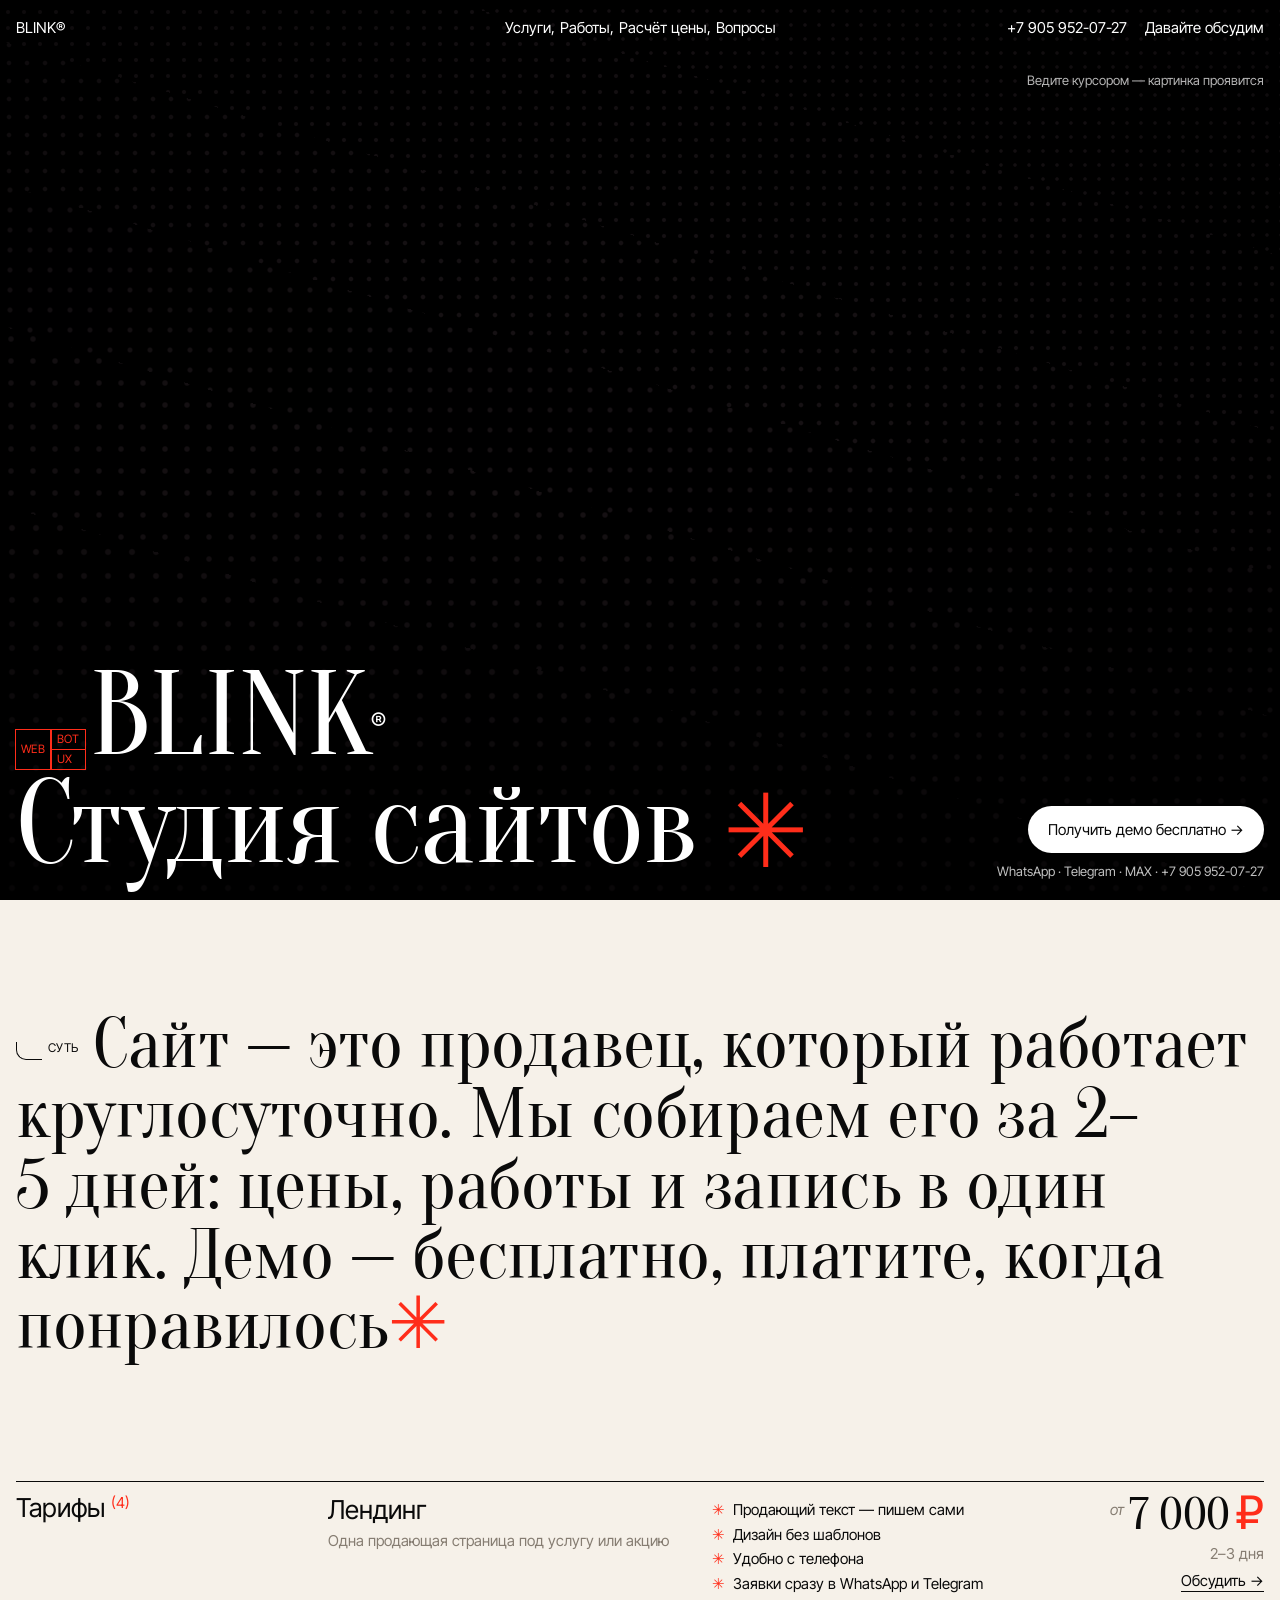
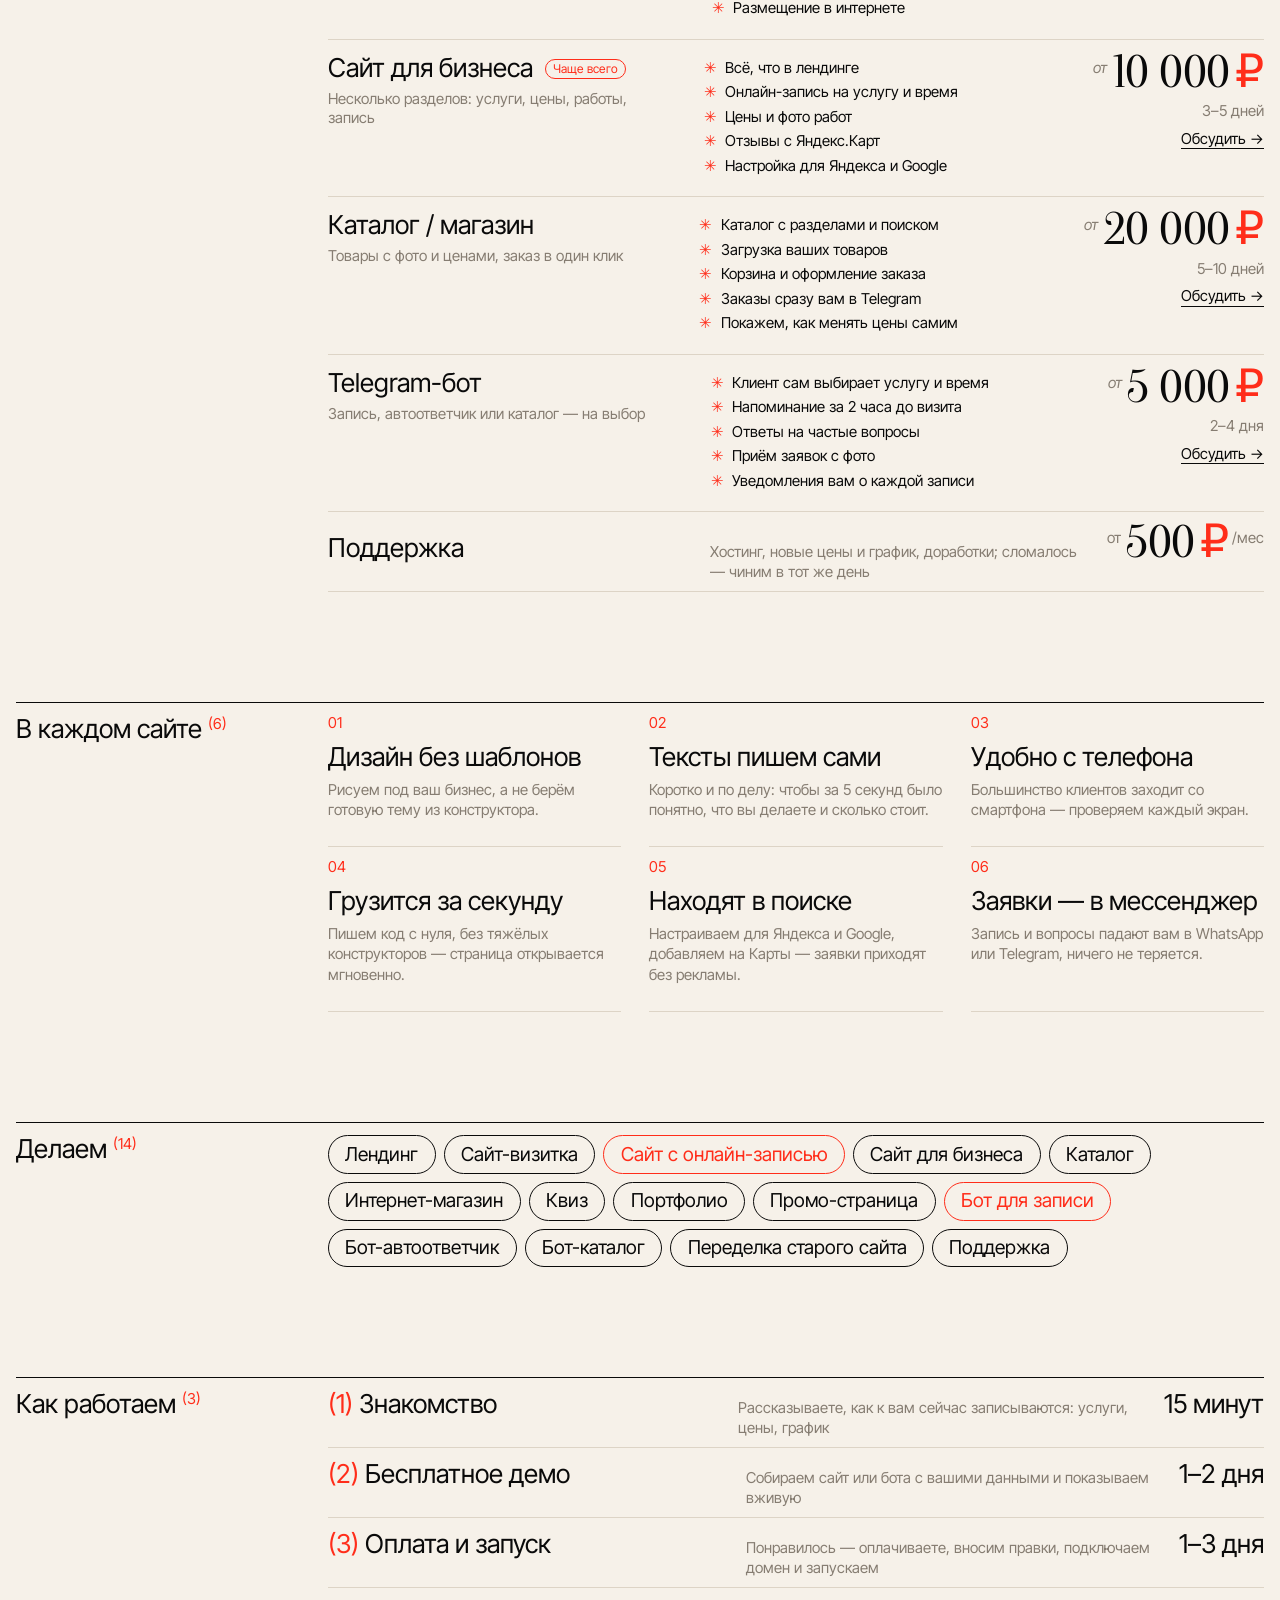
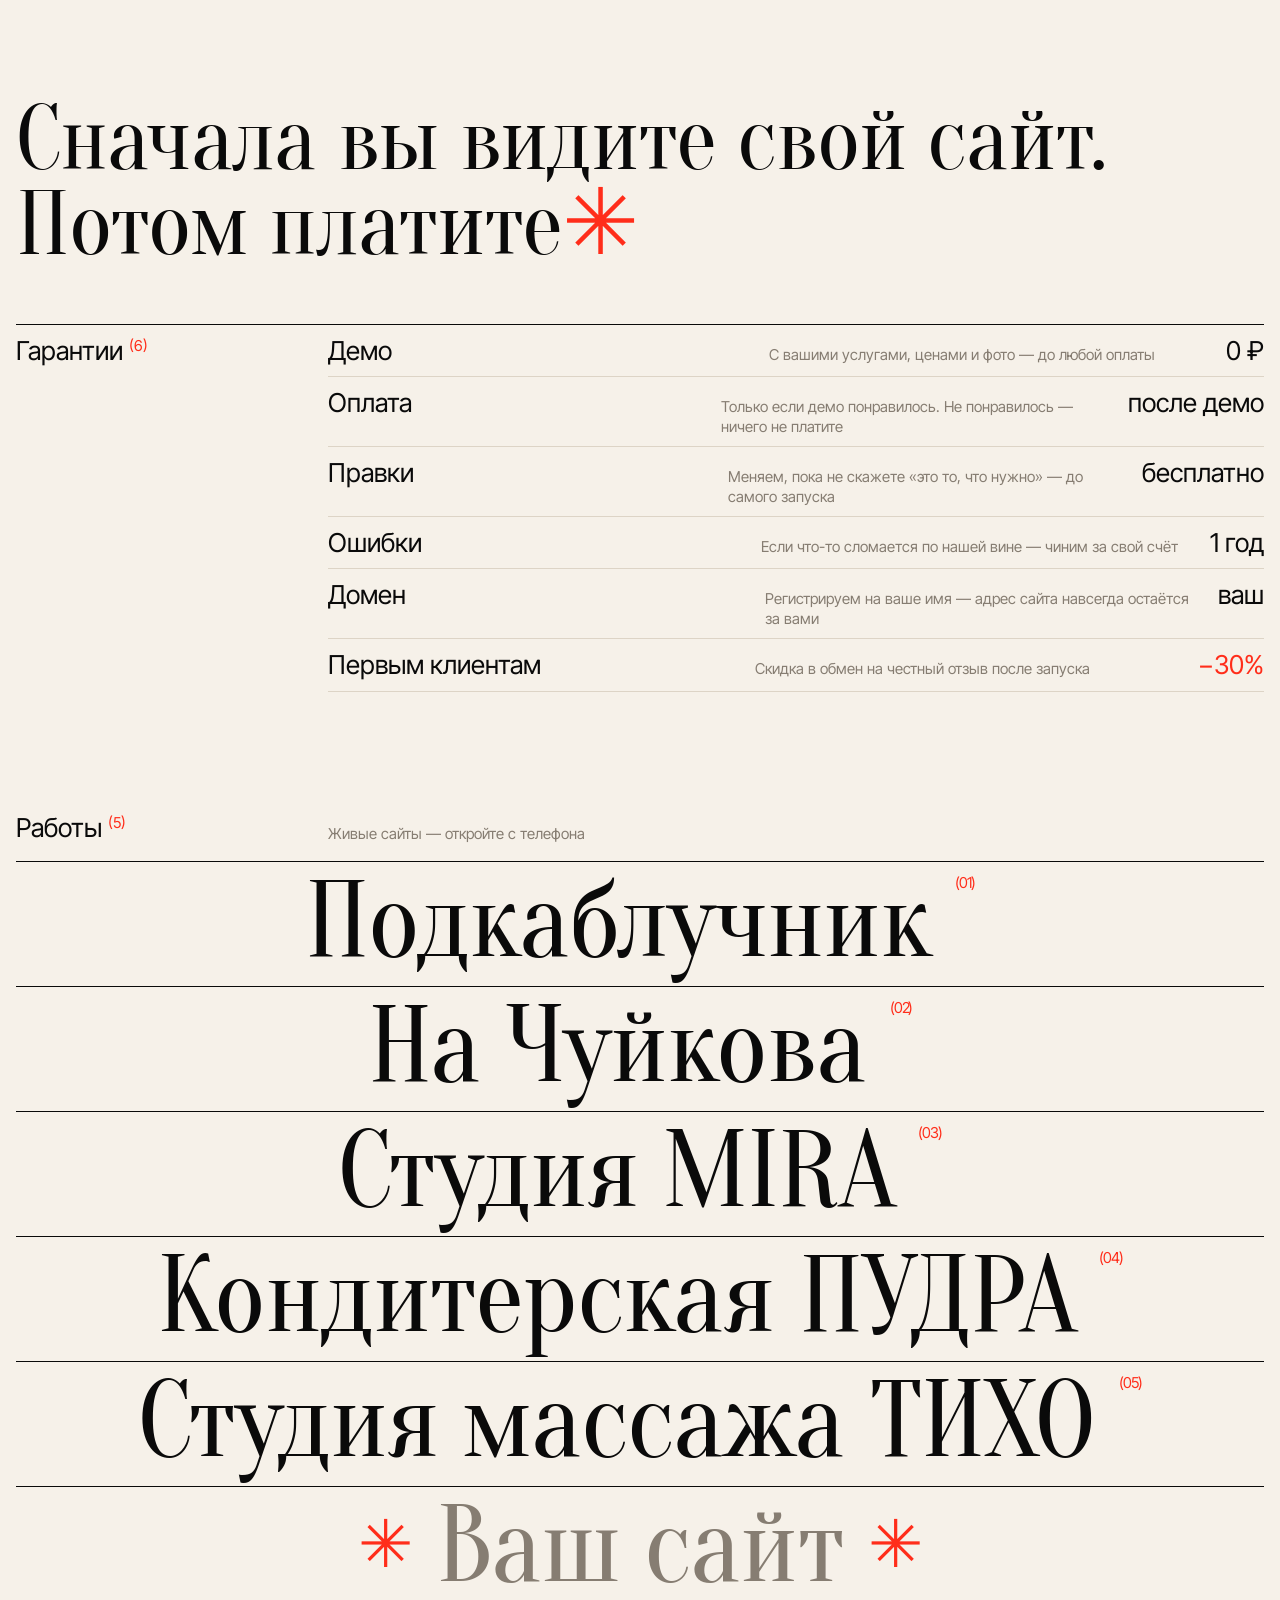
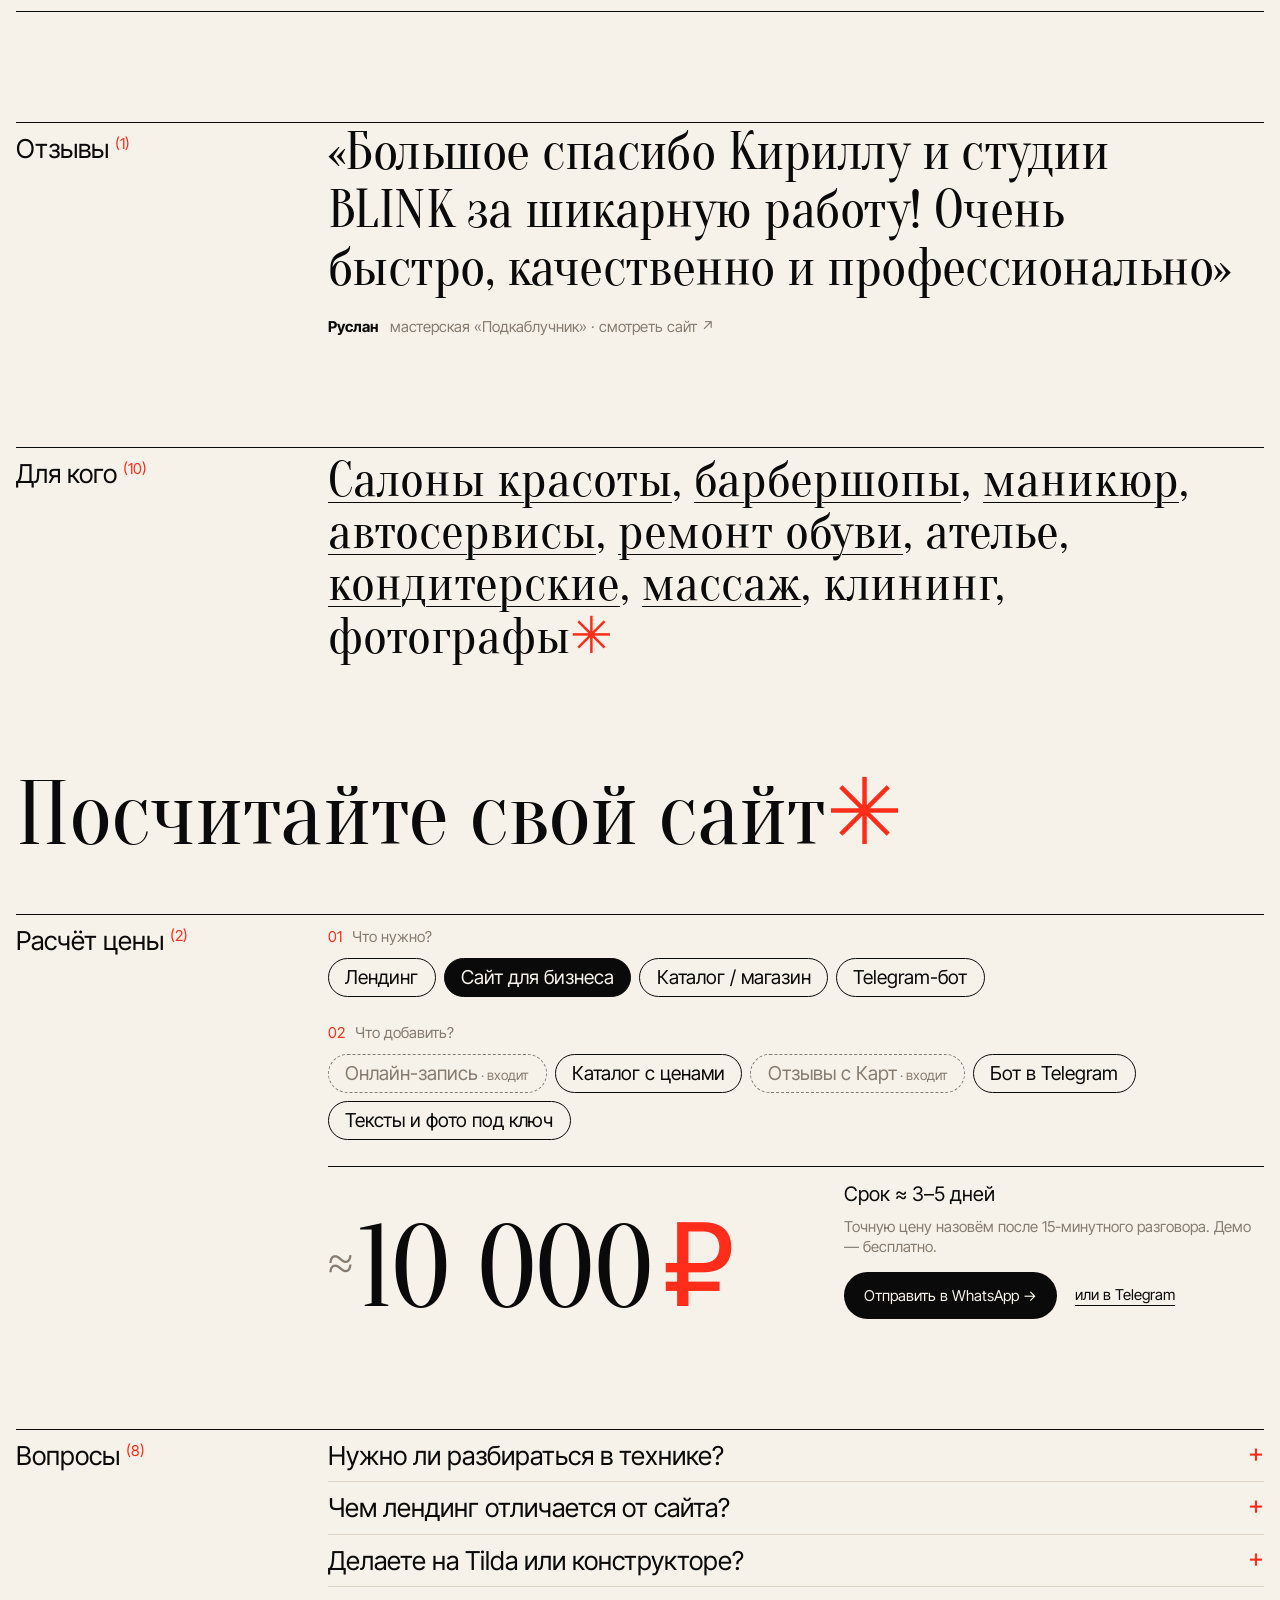
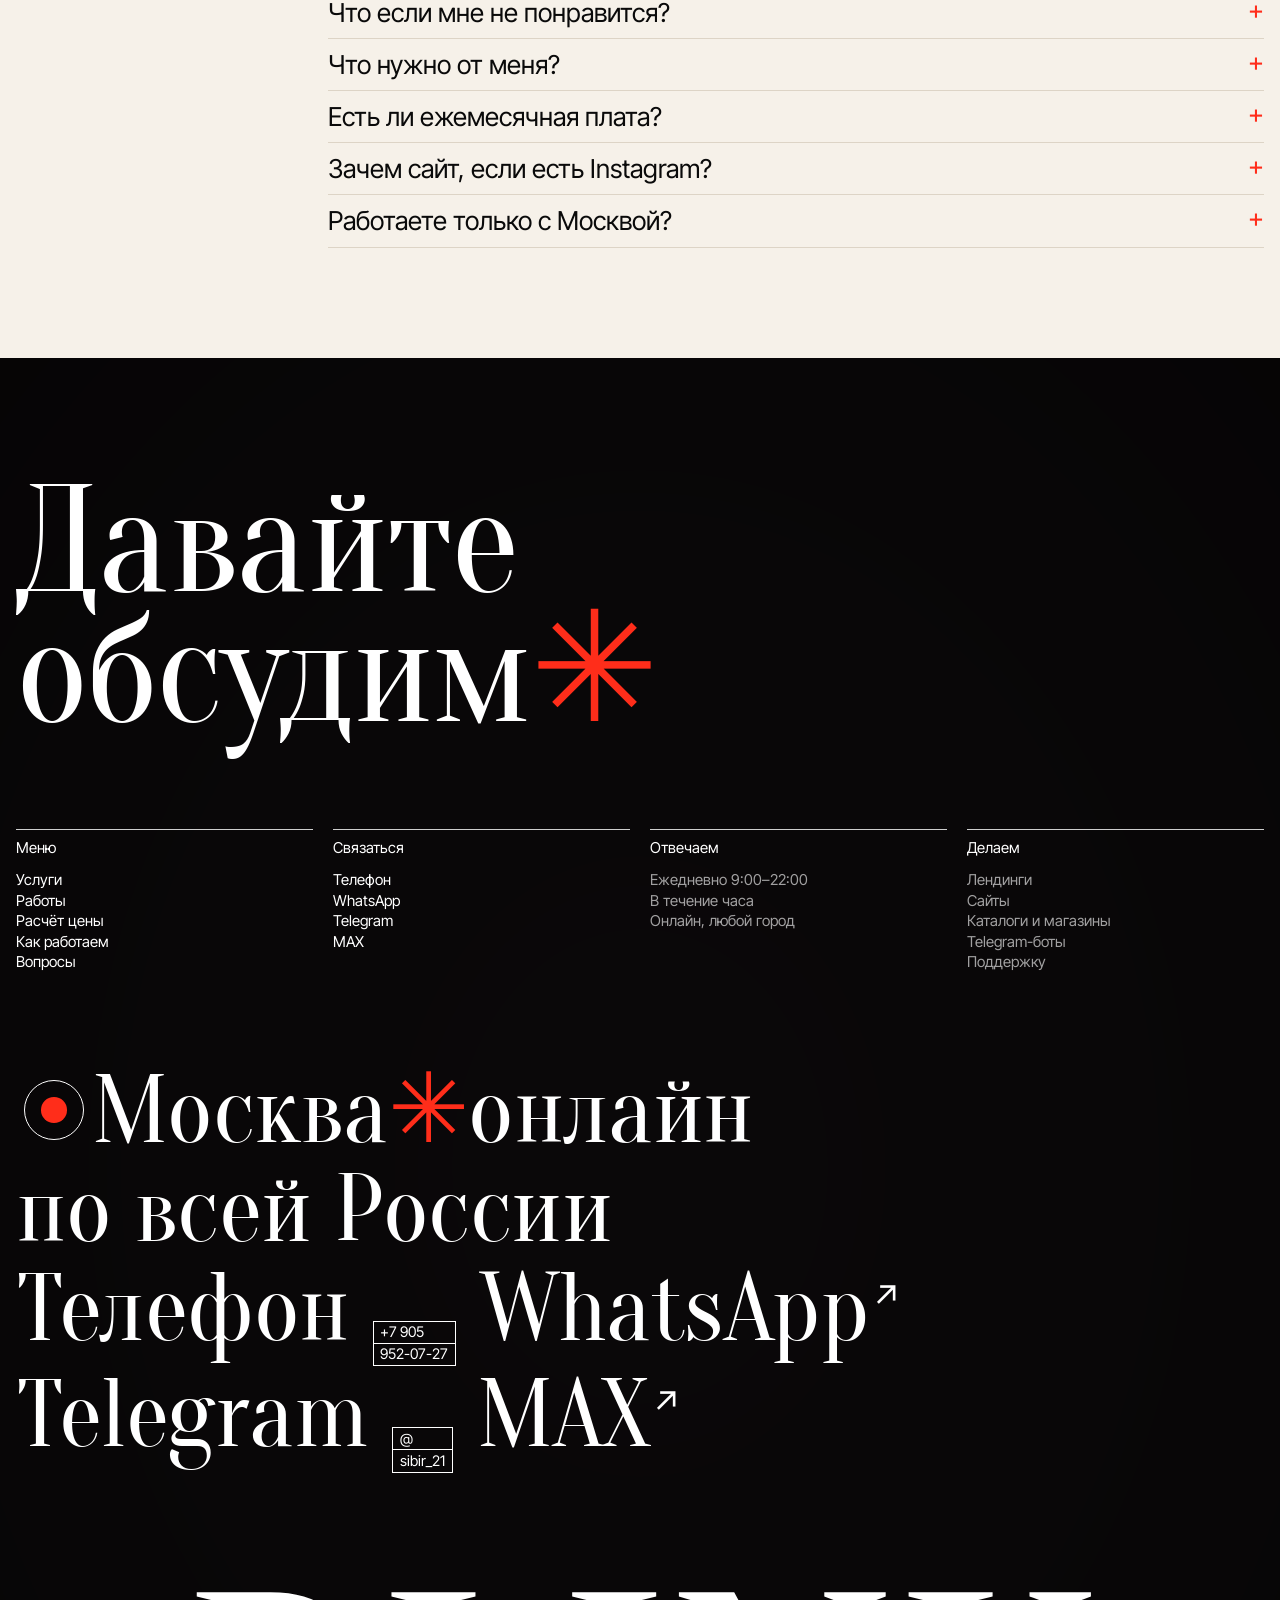
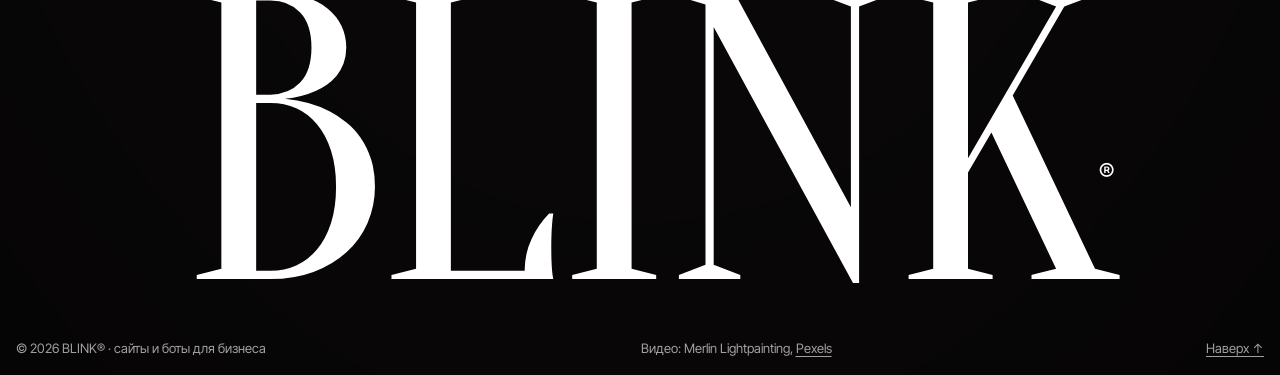
<file: index.html>
<!doctype html>
<html lang="ru">
<head>
<meta charset="utf-8">
<meta name="viewport" content="width=device-width, initial-scale=1, viewport-fit=cover">
<title>BLINK® — сайты и Telegram-боты для бизнеса от 7 000 ₽ · демо бесплатно</title>
<meta name="description" content="BLINK — лендинги, сайты, каталоги и Telegram-боты для малого бизнеса. Запуск за 2–5 дней, демо бесплатно, платите, когда понравилось.">
<meta name="theme-color" content="#0a0a0a">
<meta property="og:title" content="BLINK® — студия сайтов и ботов">
<meta property="og:description" content="Сайты и Telegram-боты для малого бизнеса. Запуск за 2–5 дней, демо бесплатно.">
<meta property="og:image" content="https://xn--90aogcl.site/img/og.png">
<meta property="og:image:width" content="1200"><meta property="og:image:height" content="630">
<meta property="og:url" content="https://xn--90aogcl.site/"><meta property="og:type" content="website"><meta property="og:site_name" content="BLINK">
<meta name="twitter:card" content="summary_large_image">
<link rel="canonical" href="https://xn--90aogcl.site/">
<script type="application/ld+json">{"@context":"https://schema.org","@type":"ProfessionalService","name":"BLINK","url":"https://xn--90aogcl.site/","image":"https://xn--90aogcl.site/img/og.png","telephone":"+79059520727","priceRange":"от 5 000 ₽","areaServed":"RU","description":"Лендинги, сайты, каталоги и Telegram-боты для малого бизнеса. Демо бесплатно.","sameAs":["https://t.me/sibir_21"],"hasOfferCatalog":{"@type":"OfferCatalog","name":"Тарифы","itemListElement":[{"@type":"Offer","price":7000,"priceCurrency":"RUB","itemOffered":{"@type":"Service","name":"Лендинг"}},{"@type":"Offer","price":10000,"priceCurrency":"RUB","itemOffered":{"@type":"Service","name":"Сайт для бизнеса"}},{"@type":"Offer","price":20000,"priceCurrency":"RUB","itemOffered":{"@type":"Service","name":"Каталог / интернет-магазин"}},{"@type":"Offer","price":5000,"priceCurrency":"RUB","itemOffered":{"@type":"Service","name":"Telegram-бот"}}]}}</script>
<link rel="icon" href="data:image/svg+xml,%3Csvg xmlns='http://www.w3.org/2000/svg' viewBox='0 0 32 32'%3E%3Crect width='32' height='32' fill='%230a0a0a'/%3E%3Ctext x='16' y='24' font-family='Georgia,serif' font-size='24' text-anchor='middle' fill='%23ff2d1a'%3E%E2%9C%B3%3C/text%3E%3C/svg%3E">
<link rel="preconnect" href="https://fonts.googleapis.com">
<link rel="preconnect" href="https://fonts.gstatic.com" crossorigin>
<link rel="stylesheet" href="https://fonts.googleapis.com/css2?family=Oranienbaum&family=Inter+Tight:wght@400;500&display=swap">
<style>
/* Layout: an intro curtain with scrambling words, then a full-bleed video that resolves from big blocks into a halftone that clears under the cursor; below, a white index-style page — hairline rows in a regular grotesk, a narrow serif set huge, and a rebus-like footer. */
:root{
  --ink:#0a0a0a; --paper:#f6f1e9; --grey:#867d72; --hair:#0a0a0a; --soft:#ddd4c6; --red:#ff2d1a; --night:#0a0a0a;
  --serif:"Oranienbaum","Bodoni 72",Didot,Georgia,serif;
  --sans:"Inter Tight","Helvetica Neue",Helvetica,Arial,sans-serif;
  color-scheme:light;
}
*{box-sizing:border-box}
html{scroll-behavior:smooth}
body{margin:0;background:var(--paper);color:var(--ink);font-family:var(--sans);font-weight:400;font-size:15px;line-height:1.3;-webkit-font-smoothing:antialiased;overflow-x:hidden;font-synthesis:none}
a{color:inherit;text-decoration:none}
img,video{max-width:100%;display:block}
::selection{background:var(--red);color:#fff}
a:focus-visible,button:focus-visible,summary:focus-visible{outline:1.5px solid var(--red);outline-offset:4px}
.pad{padding-left:max(16px,env(safe-area-inset-left,0px));padding-right:max(16px,env(safe-area-inset-right,0px))}
.ast{color:var(--red);font-family:var(--serif)}
body.loading{overflow:hidden}

/* ---------- intro curtain ---------- */
.pre{position:fixed;inset:0;z-index:100;background:#0a0a0a;color:#fff;transition:transform 1s cubic-bezier(.76,0,.24,1)}
.pre.out{transform:translateY(-100%)}
.pre-in{position:absolute;left:0;right:0;top:36%;display:flex;justify-content:center}
.pre-txt{display:flex;flex-direction:column;gap:2px;font-size:15px;min-width:220px}
.pre-cnt{position:absolute;right:max(16px,env(safe-area-inset-right,0px));bottom:calc(18px + env(safe-area-inset-bottom,0px));font-family:var(--serif);font-size:clamp(80px,14vw,220px);line-height:.8;font-variant-numeric:tabular-nums}
.pre-bar{position:absolute;left:0;bottom:0;height:2px;width:100%;background:var(--red);transform-origin:0 50%;transform:scaleX(0)}

/* ---------- nav ---------- */
.nav{position:fixed;top:0;left:0;right:0;z-index:50;padding-top:env(safe-area-inset-top,0px);color:#fff;mix-blend-mode:difference}
.nav .in{display:grid;grid-template-columns:1fr auto 1fr;align-items:center;height:56px;gap:20px;font-size:15px}
.nav .links{display:flex;gap:5px}
.nav .links a::after{content:","}.nav .links a:last-child::after{content:""}
.nav .r{display:flex;justify-content:flex-end;gap:18px;white-space:nowrap}
.nav a:hover{text-decoration:underline;text-underline-offset:3px}
@media (max-width:860px){.nav .in{grid-template-columns:1fr auto}.nav .links,.nav .ph{display:none}}

/* ---------- hero ---------- */
.hero{position:relative;height:100svh;min-height:600px;background:#0a0a0a;color:#fff;overflow:hidden}
.hero video,.hero canvas{position:absolute;inset:0;width:100%;height:100%;object-fit:cover}
.hero video{opacity:0}
.hero.nogl video{opacity:1}
.hero.nogl::before{content:"";position:absolute;inset:0;z-index:1;background:radial-gradient(circle,rgba(0,0,0,0) 35%,rgba(0,0,0,.55) 36%) 0 0/6px 6px}
.hero::after{content:"";position:absolute;left:0;right:0;bottom:0;height:45%;z-index:1;background:linear-gradient(transparent,rgba(0,0,0,.5));pointer-events:none}
.h-txt{position:absolute;left:0;right:0;bottom:0;z-index:2;padding-bottom:calc(20px + env(safe-area-inset-bottom,0px))}
.badges{display:inline-grid;grid-template-columns:auto auto;margin:0 .25em .12em 0;vertical-align:.08em;font-family:var(--sans);font-size:clamp(10px,.9vw,14px);line-height:1;color:var(--red)}
.badges span{border:1.5px solid var(--red);padding:.35em .5em .3em;margin:-1.5px 0 0 -1.5px;letter-spacing:.02em}
.badges span:first-child{grid-row:span 2;display:flex;align-items:center}
.hero h1{margin:0;font-family:var(--serif);font-weight:400;font-size:clamp(54px,9.4vw,164px);line-height:.88;letter-spacing:-.01em}
.hero h1 sup{font-family:var(--sans);font-size:.2em;vertical-align:1em;margin-left:.04em}
.hero h1 .ast{font-size:.85em;display:inline-block;animation:spin 14s linear infinite;vertical-align:-.05em}
@keyframes spin{to{transform:rotate(360deg)}}
.h-row{display:flex;justify-content:space-between;align-items:flex-end;gap:24px;flex-wrap:wrap}
.h-cta{display:flex;flex-direction:column;align-items:flex-end;gap:10px;text-align:right}
.h-cta a.go{background:#fff;color:#0a0a0a;padding:14px 20px;border-radius:999px;white-space:nowrap;transition:background .2s,color .2s}
.h-cta a.go:hover{background:var(--red);color:#fff}
.h-cta small{color:rgba(255,255,255,.75);font-size:13px}
.hint{position:absolute;right:max(16px,env(safe-area-inset-right,0px));top:72px;z-index:2;font-size:13px;color:rgba(255,255,255,.7)}
@media (max-width:700px){.h-cta{align-items:flex-start;text-align:left}.hint{display:none}}

/* ---------- statement ---------- */
.stmt{padding-block:110px 120px}
.stmt p{margin:0;font-family:var(--serif);font-weight:400;font-size:clamp(38px,5.6vw,96px);line-height:.98;letter-spacing:-.005em;max-width:1500px}
.stmt .lab{display:inline-flex;align-items:flex-start;gap:6px;vertical-align:.55em;margin-right:14px;font-family:var(--sans);font-size:12px;letter-spacing:.04em}
.stmt .lab i{display:block;width:26px;height:18px;border:1.5px solid var(--ink);border-top:0;border-right:0;border-radius:0 0 0 10px}

/* ---------- index rows ---------- */
.idx{display:grid;grid-template-columns:minmax(180px,1fr) minmax(0,3fr);border-top:1px solid var(--hair)}
.idx > .k{padding:10px 0;font-size:26px;line-height:1.2}
.idx > .k small{color:var(--red);font-size:15px;vertical-align:.6em}
.n{font-style:normal;color:var(--red)}
.pr{font-family:var(--serif);font-size:clamp(34px,3.6vw,60px);line-height:.9;letter-spacing:-.01em}
.pr small{font-family:var(--sans);font-size:15px;color:var(--grey);margin-right:.35em;vertical-align:.95em;letter-spacing:0}
.pr i{font-style:normal;color:var(--red);margin-left:.12em}
.pr small.m{margin:0 0 0 .2em}
.rows{display:flex;flex-direction:column}
.r1{display:grid;grid-template-columns:minmax(0,1.25fr) minmax(0,1.3fr) auto;gap:28px;align-items:baseline;padding:10px 0;border-bottom:1px solid var(--soft);font-size:26px;line-height:1.2;transition:color .2s}
.r1 b{font-weight:400}
.r1 span{color:var(--grey);font-size:15px;line-height:1.3}
.r1 em{font-style:normal;white-space:nowrap;text-align:right}
a.r1:hover,.r1.hov:hover{color:var(--red)}
.block{padding-block:0 110px}
@media (max-width:760px){.idx{grid-template-columns:1fr}.idx > .k{padding-bottom:4px}.r1,.idx > .k{font-size:21px}.r1{grid-template-columns:minmax(0,1fr) auto;gap:4px 16px}.r1 span{grid-column:1/-1;grid-row:2}}

/* ---------- tariffs ---------- */
.tf{display:grid;grid-template-columns:minmax(0,1.25fr) minmax(0,1.3fr) auto;gap:10px 28px;padding:12px 0 20px;border-bottom:1px solid var(--soft)}
.tf h3{margin:0;font-weight:400;font-size:26px;line-height:1.2}
.tf h3 small{display:block;margin-top:6px;color:var(--grey);font-size:15px;line-height:1.3}
.tag{display:inline-block;vertical-align:.35em;margin-left:6px;padding:.25em .55em .3em;border:1.5px solid var(--red);border-radius:999px;color:var(--red);font-weight:400;font-size:12px;line-height:1;letter-spacing:.02em}
.tf ul{margin:0;padding:6px 0 0;list-style:none;display:flex;flex-direction:column;gap:4px;font-size:15px;line-height:1.3}
.tf li::before{content:"✳";color:var(--red);font-family:var(--serif);margin-right:.55em}
.side{display:flex;flex-direction:column;align-items:flex-end;gap:8px;text-align:right}
.term{color:var(--grey);font-size:15px}
.ask{font-size:15px;border-bottom:1px solid currentColor;transition:color .2s}
.ask:hover{color:var(--red)}
@media (max-width:760px){.tf{grid-template-columns:minmax(0,1fr) auto}.tf h3{font-size:21px}.tf ul{grid-column:1/-1;grid-row:2}}

/* ---------- features & types ---------- */
.feat{display:grid;grid-template-columns:repeat(3,minmax(0,1fr));gap:0 28px}
.feat > div{display:flex;flex-direction:column;gap:8px;padding:10px 0 26px;border-bottom:1px solid var(--soft)}
.feat i{font-style:normal;color:var(--red);font-size:15px}
.feat b{font-weight:400;font-size:26px;line-height:1.2}
.feat span{color:var(--grey);font-size:15px;line-height:1.35;max-width:38ch}
@media (max-width:1000px){.feat{grid-template-columns:repeat(2,minmax(0,1fr))}}
@media (max-width:560px){.feat{grid-template-columns:1fr}.feat b{font-size:21px}}
.tags,.opts{display:flex;flex-wrap:wrap;gap:8px}
.tags{padding-top:12px}
.tags span,.tags a,.opt{border:1.5px solid var(--ink);border-radius:999px;padding:.35em .85em .42em;font-size:clamp(16px,1.5vw,22px);line-height:1.15;transition:background .2s,color .2s,border-color .2s}
.tags a:hover,.tags span:hover{background:var(--ink);color:var(--paper)}
.tags .hot{border-color:var(--red);color:var(--red)}

/* ---------- calculator ---------- */
.calc{display:flex;flex-direction:column;gap:26px;padding-top:12px;min-width:0}
.q{display:flex;flex-direction:column;gap:12px}
.ql{font-size:15px;color:var(--grey)}
.ql i{font-style:normal;color:var(--red);margin-right:6px}
.opt{font-family:inherit;color:var(--ink);background:transparent;cursor:pointer}
.opt:hover{border-color:var(--red);color:var(--red)}
.opt[aria-checked="true"],.opt[aria-pressed="true"]{background:var(--ink);border-color:var(--ink);color:var(--paper)}
.opt.inc{border-style:dashed;color:var(--grey);border-color:var(--grey);background:transparent;cursor:default}
.opt.inc::after{content:" · входит";font-size:.7em}
.res{display:flex;align-items:flex-end;justify-content:space-between;gap:16px 40px;flex-wrap:wrap;border-top:1px solid var(--hair);padding-top:14px}
.sum{font-family:var(--serif);font-size:clamp(64px,9vw,150px);line-height:.85;letter-spacing:-.01em;white-space:nowrap}
.sum small{font-size:.4em;color:var(--grey);margin-right:.15em;vertical-align:.6em}
.sum i{font-style:normal;color:var(--red);margin-left:.08em}
.res-r{display:flex;flex-direction:column;gap:10px;max-width:420px}
.res-r .term{color:var(--ink);font-size:20px}
.note{color:var(--grey);font-size:15px;line-height:1.35}
.sends{display:flex;align-items:center;gap:18px;flex-wrap:wrap;margin-top:4px}
.go{background:var(--ink);color:var(--paper);padding:14px 20px;border-radius:999px;white-space:nowrap;transition:background .2s}
.go:hover{background:var(--red)}

/* ---------- floating WhatsApp (phones) ---------- */
.fab{position:fixed;right:max(16px,env(safe-area-inset-right,0px));bottom:calc(16px + env(safe-area-inset-bottom,0px));z-index:45;background:var(--red);color:#fff;padding:14px 18px;border-radius:999px;font-size:15px;line-height:1;box-shadow:0 8px 28px rgba(0,0,0,.28);transform:translateY(calc(100% + 40px));transition:transform .4s cubic-bezier(.2,.8,.2,1)}
.fab.on{transform:none}
@media (min-width:761px){.fab{display:none}}

/* ---------- works ---------- */
.works{border-top:1px solid var(--hair)}
.w{display:flex;align-items:center;justify-content:center;gap:.22em;padding:4px 0 10px;border-bottom:1px solid var(--hair);font-family:var(--serif);font-weight:400;font-size:clamp(48px,8.6vw,156px);line-height:1;letter-spacing:-.01em;text-align:center;transition:color .25s;flex-wrap:wrap}
.w sup{font-family:var(--sans);font-size:15px;align-self:flex-start;margin-top:.6em;color:var(--red)}
.w:hover{color:var(--red)}
.w .ast{font-size:.6em}
.w.you{color:var(--grey)}
.w.you:hover{color:var(--red)}
.thumb{display:none}
.pv{position:fixed;left:0;top:0;z-index:40;width:min(420px,34vw);aspect-ratio:16/10;pointer-events:none;opacity:0;transform:translate(-50%,-50%) scale(.9);transition:opacity .2s,transform .3s cubic-bezier(.2,.8,.2,1);overflow:hidden}
.pv.on{opacity:1;transform:translate(-50%,-50%) scale(1)}
.pv img{width:100%;height:100%;object-fit:cover;object-position:top}
@media (hover:none){.pv{display:none}.thumb{display:block;width:100%;max-width:560px;margin:8px auto 10px;aspect-ratio:16/10;overflow:hidden}.thumb img{width:100%;height:100%;object-fit:cover;object-position:top}}

.big{font-family:var(--serif);font-weight:400;font-size:clamp(46px,7.2vw,128px);line-height:.92;letter-spacing:-.01em;margin:0 0 56px}
.niche a{text-decoration:underline;text-decoration-thickness:1px;text-underline-offset:.12em;transition:color .2s}.niche a:hover{color:var(--red)}
.niche{margin:0;padding:6px 0 0;font-family:var(--serif);font-weight:400;font-size:clamp(32px,4vw,64px);line-height:1.02}

/* faq */
details{border-bottom:1px solid var(--soft)}
summary{list-style:none;cursor:pointer;display:grid;grid-template-columns:minmax(0,1fr) auto;gap:24px;padding:10px 0;font-size:26px;line-height:1.2}
summary::-webkit-details-marker{display:none}
summary::after{content:"+";line-height:1;color:var(--red)}
details[open] summary::after{content:"−"}
summary:hover{color:var(--red)}
details p{margin:0;padding:0 0 16px;color:var(--grey);max-width:640px;font-size:15px;line-height:1.4}
@media (max-width:760px){summary{font-size:21px}}

/* ---------- footer ---------- */
.rev{margin:0;display:flex;flex-direction:column;gap:20px;min-width:0}
.rev blockquote{margin:0;font-family:var(--serif);font-size:clamp(28px,4.2vw,54px);line-height:1.08;letter-spacing:-.01em;text-wrap:balance}
.rev figcaption{display:flex;flex-wrap:wrap;gap:4px 12px;align-items:baseline;font-size:15px}
.rev figcaption span{color:var(--grey)}
.rev figcaption a{color:inherit}
.foot{position:relative;overflow:hidden;background:var(--night);color:#fff;--grey:rgba(255,255,255,.62);--hair:rgba(255,255,255,.8);padding-block:120px calc(18px + env(safe-area-inset-bottom,0px))}
.foot > canvas{position:absolute;inset:0;width:100%;height:100%;z-index:0;display:block}
.foot > :not(canvas){position:relative;z-index:1}
.foot ::selection{background:var(--red);color:#fff}
.foot h2{margin:0 0 90px;font-family:var(--serif);font-weight:400;font-size:clamp(64px,12vw,210px);line-height:.85;letter-spacing:-.01em}
.cols{display:grid;grid-template-columns:repeat(4,minmax(0,1fr));gap:20px}
.col{border-top:1px solid var(--hair);padding-top:8px;display:flex;flex-direction:column;gap:1px;font-size:15px}
.col b{font-weight:400;margin-bottom:12px}
.col a:hover{color:var(--red)}
.col span{color:var(--grey)}
@media (max-width:760px){.cols{grid-template-columns:repeat(2,minmax(0,1fr));row-gap:28px}}
.rebus{margin-top:90px;font-family:var(--serif);font-weight:400;font-size:clamp(42px,7.6vw,128px);line-height:1.02;letter-spacing:-.005em}
.rebus a{transition:color .2s}.rebus a:hover{color:var(--red)}
.bx{display:inline-flex;flex-direction:column;vertical-align:.2em;border:1.5px solid currentColor;font-family:var(--sans);font-size:max(10px,.15em);line-height:1.15;margin:0 .12em;letter-spacing:0}
.bx i{font-style:normal;padding:.15em .45em}
.bx i+i{border-top:1.5px solid currentColor}
.gl{display:inline-block;width:.62em;height:.62em;border:1.5px solid currentColor;border-radius:50%;vertical-align:.02em;margin:0 .08em;position:relative}
.gl::after{content:"";position:absolute;inset:28%;border-radius:50%;background:var(--red)}
.ar{display:inline-block;font-family:var(--sans);font-size:.35em;vertical-align:.9em;margin-left:.05em}
.mark{margin-top:120px;font-family:var(--serif);font-weight:400;font-size:clamp(110px,32vw,580px);line-height:.76;letter-spacing:-.03em;white-space:nowrap;text-align:center}
.mark sup{font-family:var(--sans);font-size:.06em;vertical-align:4em}
.legal{display:flex;justify-content:space-between;gap:12px;flex-wrap:wrap;margin-top:36px;font-size:13px;color:var(--grey)}
.legal a{text-decoration:underline;text-underline-offset:3px}

@media (prefers-reduced-motion:reduce){*{animation:none!important;transition:none!important}.pre{display:none}}
</style>
</head>
<body class="loading">

<div class="pre" id="pre" aria-hidden="true">
  <div class="pre-in"><div class="pre-txt"><span data-pre>BLINK®</span><span data-pre>Студия сайтов и ботов</span><span data-pre>Москва ✳ онлайн</span></div></div>
  <div class="pre-cnt" id="cnt">000</div>
  <div class="pre-bar" id="bar"></div>
</div>

<header class="nav"><div class="in pad">
  <a href="#top" data-scr>BLINK®</a>
  <nav class="links" aria-label="Разделы"><a href="#services" data-scr>Услуги</a><a href="#works" data-scr>Работы</a><a href="#calc" data-scr>Расчёт цены</a><a href="#faq" data-scr>Вопросы</a></nav>
  <div class="r"><a class="ph" href="tel:+79059520727">+7 905 952-07-27</a><a href="#contacts" data-scr>Давайте обсудим</a></div>
</div></header>

<main id="top">
<div class="hero" id="hero">
  <video id="vid" src="video/face.mp4" muted loop playsinline autoplay preload="auto" aria-hidden="true"></video>
  <canvas id="gl" aria-hidden="true"></canvas>
  <span class="hint">Ведите курсором — картинка проявится</span>
  <div class="h-txt pad">
    <div class="h-row">
      <h1><span class="badges" aria-hidden="true"><span>WEB</span><span>BOT</span><span>UX</span></span><span data-scr-in>BLINK</span><sup>®</sup><br><span data-scr-in>Студия сайтов</span> <span class="ast">✳</span></h1>
      <div class="h-cta">
        <a class="go" href="https://wa.me/79059520727?text=%D0%97%D0%B4%D1%80%D0%B0%D0%B2%D1%81%D1%82%D0%B2%D1%83%D0%B9%D1%82%D0%B5!%20%D0%A5%D0%BE%D1%87%D1%83%20%D0%B1%D0%B5%D1%81%D0%BF%D0%BB%D0%B0%D1%82%D0%BD%D0%BE%D0%B5%20%D0%B4%D0%B5%D0%BC%D0%BE%20%D1%81%D0%B0%D0%B9%D1%82%D0%B0" target="_blank" rel="noopener">Получить демо бесплатно →</a>
        <small>WhatsApp · Telegram · MAX · +7 905 952-07-27</small>
      </div>
    </div>
  </div>
</div>

<section class="stmt pad">
  <p><span class="lab"><i></i>СУТЬ</span>Сайт — это продавец, который работает круглосуточно. Мы собираем его за&nbsp;2–5&nbsp;дней: цены, работы и&nbsp;запись в&nbsp;один клик. Демо — бесплатно, платите, когда понравилось<span class="ast">✳</span></p>
</section>

<section class="block pad" id="services">
  <div class="idx">
    <div class="k">Тарифы <small>(4)</small></div>
    <div class="rows">
      <div class="tf">
        <h3>Лендинг<small>Одна продающая страница под услугу или акцию</small></h3>
        <ul><li>Продающий текст — пишем сами</li><li>Дизайн без шаблонов</li><li>Удобно с телефона</li><li>Заявки сразу в WhatsApp и Telegram</li><li>Размещение в интернете</li></ul>
        <div class="side"><em class="pr"><small>от</small>7 000<i>₽</i></em><span class="term">2–3 дня</span><a class="ask" href="https://wa.me/79059520727?text=%D0%97%D0%B4%D1%80%D0%B0%D0%B2%D1%81%D1%82%D0%B2%D1%83%D0%B9%D1%82%D0%B5!%20%D0%A5%D0%BE%D1%87%D1%83%20%D0%BB%D0%B5%D0%BD%D0%B4%D0%B8%D0%BD%D0%B3" target="_blank" rel="noopener">Обсудить →</a></div>
      </div>
      <div class="tf">
        <h3>Сайт для бизнеса <b class="tag">Чаще всего</b><small>Несколько разделов: услуги, цены, работы, запись</small></h3>
        <ul><li>Всё, что в лендинге</li><li>Онлайн-запись на услугу и время</li><li>Цены и фото работ</li><li>Отзывы с Яндекс.Карт</li><li>Настройка для Яндекса и Google</li></ul>
        <div class="side"><em class="pr"><small>от</small>10 000<i>₽</i></em><span class="term">3–5 дней</span><a class="ask" href="https://wa.me/79059520727?text=%D0%97%D0%B4%D1%80%D0%B0%D0%B2%D1%81%D1%82%D0%B2%D1%83%D0%B9%D1%82%D0%B5!%20%D0%A5%D0%BE%D1%87%D1%83%20%D1%81%D0%B0%D0%B9%D1%82%20%D0%B4%D0%BB%D1%8F%20%D0%B1%D0%B8%D0%B7%D0%BD%D0%B5%D1%81%D0%B0" target="_blank" rel="noopener">Обсудить →</a></div>
      </div>
      <div class="tf">
        <h3>Каталог / магазин<small>Товары с фото и ценами, заказ в один клик</small></h3>
        <ul><li>Каталог с разделами и поиском</li><li>Загрузка ваших товаров</li><li>Корзина и оформление заказа</li><li>Заказы сразу вам в Telegram</li><li>Покажем, как менять цены самим</li></ul>
        <div class="side"><em class="pr"><small>от</small>20 000<i>₽</i></em><span class="term">5–10 дней</span><a class="ask" href="https://wa.me/79059520727?text=%D0%97%D0%B4%D1%80%D0%B0%D0%B2%D1%81%D1%82%D0%B2%D1%83%D0%B9%D1%82%D0%B5!%20%D0%A5%D0%BE%D1%87%D1%83%20%D0%BA%D0%B0%D1%82%D0%B0%D0%BB%D0%BE%D0%B3%20%D0%B8%D0%BB%D0%B8%20%D0%BC%D0%B0%D0%B3%D0%B0%D0%B7%D0%B8%D0%BD" target="_blank" rel="noopener">Обсудить →</a></div>
      </div>
      <div class="tf">
        <h3>Telegram-бот<small>Запись, автоответчик или каталог — на выбор</small></h3>
        <ul><li>Клиент сам выбирает услугу и время</li><li>Напоминание за 2 часа до визита</li><li>Ответы на частые вопросы</li><li>Приём заявок с фото</li><li>Уведомления вам о каждой записи</li></ul>
        <div class="side"><em class="pr"><small>от</small>5 000<i>₽</i></em><span class="term">2–4 дня</span><a class="ask" href="https://wa.me/79059520727?text=%D0%97%D0%B4%D1%80%D0%B0%D0%B2%D1%81%D1%82%D0%B2%D1%83%D0%B9%D1%82%D0%B5!%20%D0%A5%D0%BE%D1%87%D1%83%20Telegram-%D0%B1%D0%BE%D1%82%D0%B0" target="_blank" rel="noopener">Обсудить →</a></div>
      </div>
      <div class="r1"><b>Поддержка</b><span>Хостинг, новые цены и график, доработки; сломалось — чиним в тот же день</span><em class="pr"><small>от</small>500<i>₽</i><small class="m">/мес</small></em></div>
    </div>
  </div>
</section>

<section class="block pad" id="features">
  <div class="idx">
    <div class="k">В каждом сайте <small>(6)</small></div>
    <div class="feat">
      <div><i>01</i><b>Дизайн без шаблонов</b><span>Рисуем под ваш бизнес, а не берём готовую тему из конструктора.</span></div>
      <div><i>02</i><b>Тексты пишем сами</b><span>Коротко и по делу: чтобы за 5 секунд было понятно, что вы делаете и сколько стоит.</span></div>
      <div><i>03</i><b>Удобно с телефона</b><span>Большинство клиентов заходит со смартфона — проверяем каждый экран.</span></div>
      <div><i>04</i><b>Грузится за секунду</b><span>Пишем код с нуля, без тяжёлых конструкторов — страница открывается мгновенно.</span></div>
      <div><i>05</i><b>Находят в поиске</b><span>Настраиваем для Яндекса и Google, добавляем на Карты — заявки приходят без рекламы.</span></div>
      <div><i>06</i><b>Заявки — в мессенджер</b><span>Запись и вопросы падают вам в WhatsApp или Telegram, ничего не теряется.</span></div>
    </div>
  </div>
</section>

<section class="block pad">
  <div class="idx">
    <div class="k">Делаем <small>(14)</small></div>
    <div class="tags"><a href="/zakazat-lending/">Лендинг</a><a href="/sayt-vizitka/">Сайт-визитка</a><span class="hot">Сайт с онлайн-записью</span><span>Сайт для бизнеса</span><span>Каталог</span><span>Интернет-магазин</span><span>Квиз</span><span>Портфолио</span><span>Промо-страница</span><a class="hot" href="/bot-dlya-zapisi-klientov/">Бот для записи</a><span>Бот-автоответчик</span><span>Бот-каталог</span><span>Переделка старого сайта</span><span>Поддержка</span></div>
  </div>
</section>

<section class="block pad" id="process">
  <div class="idx">
    <div class="k">Как работаем <small>(3)</small></div>
    <div class="rows">
      <div class="r1"><b><i class="n">(1)</i> Знакомство</b><span>Рассказываете, как к вам сейчас записываются: услуги, цены, график</span><em>15 минут</em></div>
      <div class="r1"><b><i class="n">(2)</i> Бесплатное демо</b><span>Собираем сайт или бота с вашими данными и показываем вживую</span><em>1–2 дня</em></div>
      <div class="r1"><b><i class="n">(3)</i> Оплата и запуск</b><span>Понравилось — оплачиваете, вносим правки, подключаем домен и запускаем</span><em>1–3 дня</em></div>
    </div>
  </div>
</section>

<section class="block pad">
  <p class="big">Сначала вы видите свой&nbsp;сайт. Потом&nbsp;платите<span class="ast">✳</span></p>
  <div class="idx">
    <div class="k">Гарантии <small>(6)</small></div>
    <div class="rows">
      <div class="r1"><b>Демо</b><span>С вашими услугами, ценами и фото — до любой оплаты</span><em>0 ₽</em></div>
      <div class="r1"><b>Оплата</b><span>Только если демо понравилось. Не понравилось — ничего не платите</span><em>после демо</em></div>
      <div class="r1"><b>Правки</b><span>Меняем, пока не скажете «это то, что нужно» — до самого запуска</span><em>бесплатно</em></div>
      <div class="r1"><b>Ошибки</b><span>Если что-то сломается по нашей вине — чиним за свой счёт</span><em>1 год</em></div>
      <div class="r1"><b>Домен</b><span>Регистрируем на ваше имя — адрес сайта навсегда остаётся за вами</span><em>ваш</em></div>
      <div class="r1"><b>Первым клиентам</b><span>Скидка в обмен на честный отзыв после запуска</span><em style="color:var(--red)">−30%</em></div>
    </div>
  </div>
</section>

<section class="block pad" id="works">
  <div class="idx" style="border-top:0;margin-bottom:8px"><div class="k">Работы <small>(5)</small></div><div class="k" style="color:var(--grey);font-size:15px;align-self:end">Живые сайты — откройте с телефона</div></div>
  <div class="works">
    <a class="w" href="https://k41705594-boop.github.io/podkabluchnik/" target="_blank" rel="noopener" data-img="img/podkabluchnik.jpg"><div class="thumb"><img src="img/podkabluchnik.jpg" alt="" loading="lazy"></div>Подкаблучник<sup>(01)</sup></a>
    <a class="w" href="https://k41705594-boop.github.io/masterskaya-chuykova/" target="_blank" rel="noopener" data-img="img/masterskaya-chuykova.jpg"><div class="thumb"><img src="img/masterskaya-chuykova.jpg" alt="" loading="lazy"></div>На Чуйкова<sup>(02)</sup></a>
    <a class="w" href="https://k41705594-boop.github.io/mira-beauty/" target="_blank" rel="noopener" data-img="img/mira-beauty.jpg"><div class="thumb"><img src="img/mira-beauty.jpg" alt="" loading="lazy"></div>Студия MIRA<sup>(03)</sup></a>
    <a class="w" href="https://k41705594-boop.github.io/pudra-cakes/" target="_blank" rel="noopener" data-img="img/pudra-cakes.jpg"><div class="thumb"><img src="img/pudra-cakes.jpg" alt="" loading="lazy"></div>Кондитерская ПУДРА<sup>(04)</sup></a>
    <a class="w" href="https://k41705594-boop.github.io/tikho-massage/" target="_blank" rel="noopener" data-img="img/tikho-massage.jpg"><div class="thumb"><img src="img/tikho-massage.jpg" alt="" loading="lazy"></div>Студия массажа ТИХО<sup>(05)</sup></a>
    <a class="w you" href="#contacts"><span class="ast">✳</span>Ваш сайт<span class="ast">✳</span></a>
  </div>
</section>
<div class="pv" id="pv" aria-hidden="true"><img alt=""></div>
<section class="block pad" id="reviews">
  <div class="idx">
    <div class="k">Отзывы <small>(1)</small></div>
    <figure class="rev">
      <blockquote>«Большое спасибо Кириллу и студии BLINK за шикарную работу! Очень быстро, качественно и профессионально»</blockquote>
      <figcaption><b>Руслан</b><span>мастерская «Подкаблучник» · <a href="https://k41705594-boop.github.io/podkabluchnik/" target="_blank" rel="noopener">смотреть сайт ↗</a></span></figcaption>
    </figure>
  </div>
</section>
<a class="fab" id="fab" href="https://wa.me/79059520727?text=%D0%97%D0%B4%D1%80%D0%B0%D0%B2%D1%81%D1%82%D0%B2%D1%83%D0%B9%D1%82%D0%B5!%20%D0%A5%D0%BE%D1%87%D1%83%20%D0%B1%D0%B5%D1%81%D0%BF%D0%BB%D0%B0%D1%82%D0%BD%D0%BE%D0%B5%20%D0%B4%D0%B5%D0%BC%D0%BE%20%D1%81%D0%B0%D0%B9%D1%82%D0%B0" target="_blank" rel="noopener">Написать в WhatsApp ↗</a>

<section class="block pad">
  <div class="idx">
    <div class="k">Для кого <small>(10)</small></div>
    <p class="niche"><a href="/sayt-dlya-salona-krasoty/">Салоны красоты</a>, <a href="/sayt-dlya-barbershopa/">барбершопы</a>, <a href="/sayt-dlya-manikyura/">маникюр</a>, <a href="/sayt-dlya-avtoservisa/">автосервисы</a>, <a href="/sayt-dlya-remonta-obuvi/">ремонт обуви</a>, ателье, <a href="/sayt-dlya-konditerskoy/">кондитерские</a>, <a href="/sayt-dlya-massazhista/">массаж</a>, клининг, фотографы<span class="ast">✳</span></p>
  </div>
</section>

<section class="block pad" id="calc">
  <p class="big">Посчитайте свой сайт<span class="ast">✳</span></p>
  <div class="idx">
    <div class="k">Расчёт цены <small>(2)</small></div>
    <div class="calc">
      <div class="q">
        <div class="ql"><i>01</i> Что нужно?</div>
        <div class="opts" id="cType" role="radiogroup" aria-label="Что нужно">
          <button type="button" class="opt" role="radio" aria-checked="false" data-v="land">Лендинг</button>
          <button type="button" class="opt" role="radio" aria-checked="true" data-v="site">Сайт для бизнеса</button>
          <button type="button" class="opt" role="radio" aria-checked="false" data-v="shop">Каталог / магазин</button>
          <button type="button" class="opt" role="radio" aria-checked="false" data-v="bot">Telegram-бот</button>
        </div>
      </div>
      <div class="q">
        <div class="ql"><i>02</i> Что добавить?</div>
        <div class="opts" id="cAdd" aria-label="Что добавить">
          <button type="button" class="opt" aria-pressed="false" data-v="book">Онлайн-запись</button>
          <button type="button" class="opt" aria-pressed="false" data-v="catalog">Каталог с ценами</button>
          <button type="button" class="opt" aria-pressed="false" data-v="reviews">Отзывы с Карт</button>
          <button type="button" class="opt" aria-pressed="false" data-v="bot">Бот в Telegram</button>
          <button type="button" class="opt" aria-pressed="false" data-v="texts">Тексты и фото под ключ</button>
        </div>
      </div>
      <div class="res" aria-live="polite">
        <div class="sum"><small>≈</small><span id="cSum">10 000</span><i>₽</i></div>
        <div class="res-r">
          <span id="cTerm" class="term">Срок ≈ 3–5 дней</span>
          <span class="note">Точную цену назовём после 15-минутного разговора. Демо — бесплатно.</span>
          <div class="sends"><a class="go" id="cGo" href="https://wa.me/79059520727" target="_blank" rel="noopener">Отправить в WhatsApp →</a><a class="ask" href="https://t.me/sibir_21" target="_blank" rel="noopener">или в Telegram</a></div>
        </div>
      </div>
    </div>
  </div>
</section>

<section class="block pad" id="faq">
  <div class="idx">
    <div class="k">Вопросы <small>(8)</small></div>
    <div class="rows">
      <details><summary>Нужно ли разбираться в технике?</summary><p>Нет. Всё настраиваем сами и показываем, как менять цены и график. Это занимает около 10 минут.</p></details>
      <details><summary>Чем лендинг отличается от сайта?</summary><p>Лендинг — одна страница под одну услугу или акцию: быстрее и дешевле. Сайт — несколько разделов: услуги, цены, работы, онлайн-запись и отзывы.</p></details>
      <details><summary>Делаете на Tilda или конструкторе?</summary><p>Нет, пишем с нуля. Не нужно платить за конструктор каждый месяц, а сайт открывается быстрее.</p></details>
      <details><summary>Что если мне не понравится?</summary><p>Демо бесплатное. Если после демо решили не продолжать, вы ничего не платите.</p></details>
      <details><summary>Что нужно от меня?</summary><p>Список услуг с ценами, 5–10 фото работ и адрес. Можно просто переслать то, что есть в Instagram или на Картах.</p></details>
      <details><summary>Есть ли ежемесячная плата?</summary><p>Сайт и бот оплачиваются один раз. Поддержка — от 500 ₽ в месяц по желанию, от неё можно отказаться в любой момент.</p></details>
      <details><summary>Зачем сайт, если есть Instagram?</summary><p>Соцсети видят те, кто вас уже знает. Сайт находят в Яндексе и Google люди, которые ищут «маникюр рядом» или «ремонт обуви + район».</p></details>
      <details><summary>Работаете только с Москвой?</summary><p>Нет, работаем онлайн с любым городом России.</p></details>
    </div>
  </div>
</section>
</main>

<footer class="foot pad" id="contacts">
  <canvas id="gl2" aria-hidden="true"></canvas>
  <h2>Давайте<br>обсудим<span class="ast">✳</span></h2>
  <div class="cols">
    <div class="col"><b>Меню</b><a href="#services">Услуги</a><a href="#works">Работы</a><a href="#calc">Расчёт цены</a><a href="#process">Как работаем</a><a href="#faq">Вопросы</a></div>
    <div class="col"><b>Связаться</b><a href="tel:+79059520727">Телефон</a><a href="https://wa.me/79059520727" target="_blank" rel="noopener">WhatsApp</a><a href="https://t.me/sibir_21" target="_blank" rel="noopener">Telegram</a><a href="https://max.ru/" target="_blank" rel="noopener">MAX</a></div>
    <div class="col"><b>Отвечаем</b><span>Ежедневно 9:00–22:00</span><span>В течение часа</span><span>Онлайн, любой город</span></div>
    <div class="col"><b>Делаем</b><span>Лендинги</span><span>Сайты</span><span>Каталоги и магазины</span><span>Telegram-боты</span><span>Поддержку</span></div>
  </div>
  <div class="rebus">
    <span class="gl"></span>Москва<span class="ast">✳</span>онлайн по&nbsp;всей&nbsp;России<br>
    <a href="tel:+79059520727">Телефон <span class="bx"><i>+7 905</i><i>952-07-27</i></span></a> <a href="https://wa.me/79059520727" target="_blank" rel="noopener">WhatsApp<span class="ar">↗</span></a><br>
    <a href="https://t.me/sibir_21" target="_blank" rel="noopener">Telegram <span class="bx"><i>@</i><i>sibir_21</i></span></a> <a href="https://max.ru/" target="_blank" rel="noopener">MAX<span class="ar">↗</span></a>
  </div>
  <div class="mark" aria-hidden="true">BLINK<sup>®</sup></div>
  <div class="legal"><span>© 2026 BLINK® · сайты и боты для бизнеса</span><span>Видео: Merlin Lightpainting, <a href="https://www.pexels.com/video/red-and-blue-lines-flowing-over-face-10740762/" target="_blank" rel="noopener">Pexels</a></span><a href="#top">Наверх ↑</a></div>
</footer>

<script>
(()=>{
const reduce=matchMedia('(prefers-reduced-motion: reduce)').matches;
const fine=matchMedia('(hover:hover) and (pointer:fine)').matches;
const $=id=>document.getElementById(id);

/* ---------- text scramble ---------- */
const CH='АБВГДЕЖЗИКЛМНОПРСТУФХЦЧШЭЮЯ#$%&@*+=/<>[]01';
function scramble(el,dur,delay){
  const fin=el.dataset.fin||(el.dataset.fin=el.textContent);if(reduce){el.textContent=fin;return}
  cancelAnimationFrame(el._r);const t0=performance.now()+(delay||0);
  const f=t=>{if(t<t0){el.textContent=fin.replace(/\S/g,()=>CH[Math.random()*CH.length|0]);el._r=requestAnimationFrame(f);return}
    const k=Math.min(1,(t-t0)/dur);let s='';for(let i=0;i<fin.length;i++){const c=fin[i];s+=c===' '?' ':(i/fin.length<k?c:CH[Math.random()*CH.length|0])}el.textContent=s;if(k<1)el._r=requestAnimationFrame(f)};
  el._r=requestAnimationFrame(f);
}
document.querySelectorAll('[data-scr]').forEach(el=>el.addEventListener('mouseenter',()=>scramble(el,420)));

/* ---------- video: blocks → halftone that clears under the cursor ---------- */
const hero=$('hero'),foot=$('contacts'),vid=$('vid');
vid.play&&vid.play().catch(()=>{});
const FS=`precision mediump float;
uniform sampler2D V;uniform vec2 R,VR,M;uniform float T,N,D;
void main(){
  vec2 fc=gl_FragCoord.xy;
  float I=smoothstep(0.,1.,clamp(T/1.9,0.,1.));
  float d=length(fc-M)/N;
  float wave=.5+.5*sin(T*.5+fc.y/N*2.6+fc.x/N*.8);
  float far=mix(4.,20.,smoothstep(.04,.42,d))*(.75+.5*wave);
  float cell=mix(160.,far,I);
  cell=max(4.,floor(cell/2.)*2.);
  vec2 cc=(floor(fc/cell)+.5)*cell;
  float sR=R.x/R.y,sV=VR.x/VR.y;vec2 sc=sR>sV?vec2(1.,sV/sR):vec2(sR/sV,1.);
  vec2 uv=(cc/R-.5)*sc+.5;vec2 uv0=(fc/R-.5)*sc+.5;
  vec3 c=texture2D(V,uv).rgb;
  c=pow(c,vec3(.9))*vec3(1.18,.92,1.05);
  float l=dot(c,vec3(.3,.59,.11));
  float r=sqrt(l)*.72;
  float dist=length(fract(fc/cell)-.5);
  float dotm=smoothstep(r,r-.09,dist);
  float H=smoothstep(.55,1.,I);
  vec3 ht=c*mix(1.,dotm*1.35,H);
  vec3 clear=texture2D(V,uv0).rgb*vec3(1.1,.95,1.02);
  float k=(1.-smoothstep(.03,.22,d))*H;
  vec3 col=mix(ht,clear,k*k);
  vec2 v=fc/R-.5;col*=1.-.8*dot(v,v);
  col*=smoothstep(0.,.35,T)*D;
  gl_FragColor=vec4(col,1.);
}`;
/* one renderer per surface: the hero at full strength, the footer dimmed so text stays readable */
function fx(host,cv,dim,dprMax,tall){
  const gl=cv.getContext('webgl',{antialias:false});
  const s={ok:!!gl,visible:false,t0:Infinity,mx:-1e4,my:-1e4,W:0,H:0,dpr:1,host};
  const uni={};
  if(s.ok){
    try{
      const sh=(t,src)=>{const o=gl.createShader(t);gl.shaderSource(o,src);gl.compileShader(o);if(!gl.getShaderParameter(o,gl.COMPILE_STATUS))throw 0;return o};
      const p=gl.createProgram();gl.attachShader(p,sh(gl.VERTEX_SHADER,'attribute vec2 a;void main(){gl_Position=vec4(a,0.,1.);}'));gl.attachShader(p,sh(gl.FRAGMENT_SHADER,FS));gl.linkProgram(p);gl.useProgram(p);
      const b=gl.createBuffer();gl.bindBuffer(gl.ARRAY_BUFFER,b);gl.bufferData(gl.ARRAY_BUFFER,new Float32Array([-1,-1,3,-1,-1,3]),gl.STATIC_DRAW);
      const a=gl.getAttribLocation(p,'a');gl.enableVertexAttribArray(a);gl.vertexAttribPointer(a,2,gl.FLOAT,false,0,0);
      ['V','R','VR','M','T','N','D'].forEach(k=>uni[k]=gl.getUniformLocation(p,k));
      const tex=gl.createTexture();gl.bindTexture(gl.TEXTURE_2D,tex);
      gl.texParameteri(gl.TEXTURE_2D,gl.TEXTURE_WRAP_S,gl.CLAMP_TO_EDGE);gl.texParameteri(gl.TEXTURE_2D,gl.TEXTURE_WRAP_T,gl.CLAMP_TO_EDGE);
      gl.texParameteri(gl.TEXTURE_2D,gl.TEXTURE_MIN_FILTER,gl.LINEAR);gl.texParameteri(gl.TEXTURE_2D,gl.TEXTURE_MAG_FILTER,gl.LINEAR);
      gl.pixelStorei(gl.UNPACK_FLIP_Y_WEBGL,true);
      gl.texImage2D(gl.TEXTURE_2D,0,gl.RGBA,1,1,0,gl.RGBA,gl.UNSIGNED_BYTE,new Uint8Array([10,10,10,255]));
    }catch(e){s.ok=false}
  }
  if(!s.ok){host.classList.add('nogl');return s}
  s.size=()=>{s.dpr=Math.min(dprMax,devicePixelRatio||1);s.W=cv.clientWidth;s.H=cv.clientHeight;cv.width=Math.round(s.W*s.dpr);cv.height=Math.round(s.H*s.dpr);gl.viewport(0,0,cv.width,cv.height)};
  s.frame=t=>{
    if(!s.ok)return;
    if(vid.readyState>=2){try{gl.texImage2D(gl.TEXTURE_2D,0,gl.RGBA,gl.RGBA,gl.UNSIGNED_BYTE,vid)}catch(e){s.ok=false;host.classList.add('nogl');return}}
    gl.uniform1i(uni.V,0);gl.uniform2f(uni.R,cv.width,cv.height);gl.uniform2f(uni.VR,vid.videoWidth||16,vid.videoHeight||9);
    gl.uniform2f(uni.M,s.mx<-1e3?-1e4:s.mx*s.dpr,s.mx<-1e3?-1e4:(s.H-s.my)*s.dpr);gl.uniform1f(uni.T,Math.max(0,(t-s.t0)/1000));
    gl.uniform1f(uni.N,tall?Math.min(cv.height,innerHeight*s.dpr):cv.height);gl.uniform1f(uni.D,dim);
    gl.drawArrays(gl.TRIANGLES,0,3);
  };
  host.addEventListener('pointermove',e=>{const r=cv.getBoundingClientRect();s.mx=e.clientX-r.left;s.my=e.clientY-r.top},{passive:true});
  host.addEventListener('pointerleave',()=>{if(fine){s.mx=-1e4;s.my=-1e4}});
  return s;
}
const A=fx(hero,$('gl'),1,1.5,false),B=fx(foot,$('gl2'),.6,1,true);
A.visible=true;
const fxs=[A,B].filter(s=>s.ok);
const sizeAll=()=>fxs.forEach(s=>s.size());
addEventListener('resize',sizeAll);sizeAll();
if(window.ResizeObserver)new ResizeObserver(sizeAll).observe(foot);
if(fxs.length){
  const io=new IntersectionObserver(es=>{
    es.forEach(e=>{const s=fxs.find(x=>x.host===e.target);if(!s)return;s.visible=e.isIntersecting;
      if(s===B&&s.visible&&s.t0===Infinity)s.t0=performance.now()-(reduce?5000:0)});
    (fxs.some(s=>s.visible)||!A.ok)?vid.play().catch(()=>{}):vid.pause();
  });
  fxs.forEach(s=>io.observe(s.host));
  const loop=t=>{requestAnimationFrame(loop);fxs.forEach(s=>s.visible&&s.frame(t))};
  requestAnimationFrame(loop);
  if(!fine&&!reduce){let a=0;setInterval(()=>{a+=.9;fxs.forEach((s,i)=>{const top=s.host.getBoundingClientRect().top;s.mx=s.W*(.5+.32*Math.cos(a*.8+i*2));s.my=Math.max(0,Math.min(s.H,innerHeight*(.42+.18*Math.sin(a+i))-top))})},1200)}
}

/* ---------- intro curtain ---------- */
const pre=$('pre'),cnt=$('cnt'),bar=$('bar');
function reveal(){
  pre.classList.add('out');document.body.classList.remove('loading');
  A.t0=performance.now()+250;
  document.querySelectorAll('[data-scr-in]').forEach((el,i)=>scramble(el,900,450+i*250));
  setTimeout(()=>pre.remove(),1200);
}
if(reduce){pre.remove();document.body.classList.remove('loading');A.t0=performance.now()-5000}
else{
  document.querySelectorAll('[data-pre]').forEach((el,i)=>scramble(el,700,i*180));
  const start=performance.now(),MIN=1500,MAX=4000;let shown=0;
  const tick=t=>{
    const ready=vid.readyState>=3||!A.ok;const el=t-start;
    const target=Math.min(ready?100:92,el/MIN*100);shown+=(target-shown)*.18;
    cnt.textContent=String(Math.round(shown)).padStart(3,'0');bar.style.transform=`scaleX(${shown/100})`;
    if((ready&&el>MIN&&shown>99)||el>MAX){cnt.textContent='100';reveal();return}
    requestAnimationFrame(tick)};
  requestAnimationFrame(tick);
}

/* ---------- floating WhatsApp: only between the hero and the footer ---------- */
{const fab=$('fab'),seen={hero:true,contacts:false};
 const io=new IntersectionObserver(es=>{es.forEach(e=>seen[e.target.id]=e.isIntersecting);fab.classList.toggle('on',!seen.hero&&!seen.contacts)});
 io.observe($('hero'));io.observe($('contacts'))}

/* ---------- price calculator ---------- */
const TYPES={land:{n:'Лендинг',p:7000,d:[2,3],inc:[]},site:{n:'Сайт для бизнеса',p:10000,d:[3,5],inc:['book','reviews']},shop:{n:'Каталог / магазин',p:20000,d:[5,10],inc:['catalog']},bot:{n:'Telegram-бот',p:5000,d:[2,4],inc:['bot']}};
const ADDS={book:{n:'онлайн-запись',p:2000},catalog:{n:'каталог с ценами',p:3000},reviews:{n:'отзывы с Карт',p:1000},bot:{n:'бот в Telegram',p:4000,dd:1},texts:{n:'тексты и фото под ключ',p:1500}};
let cType='site';const cAdd=new Set();
const fmt=n=>String(n).replace(/\B(?=(\d{3})+(?!\d))/g,' ');
function calc(){
  const t=TYPES[cType];let sum=t.p,extra=0;const picked=[];
  document.querySelectorAll('#cType .opt').forEach(b=>b.setAttribute('aria-checked',b.dataset.v===cType));
  document.querySelectorAll('#cAdd .opt').forEach(b=>{const v=b.dataset.v,inc=t.inc.includes(v),on=!inc&&cAdd.has(v);
    b.classList.toggle('inc',inc);b.disabled=inc;b.setAttribute('aria-pressed',on);
    if(on){sum+=ADDS[v].p;extra+=ADDS[v].dd||0;picked.push(ADDS[v].n)}});
  $('cSum').textContent=fmt(sum);
  $('cTerm').textContent='Срок ≈ '+(t.d[0]+extra)+'–'+(t.d[1]+extra)+' дней';
  const msg='Здравствуйте! Хочу: '+t.n+(picked.length?' + '+picked.join(', '):'')+'. По калькулятору на сайте ≈ '+fmt(sum)+' ₽. Можно бесплатное демо?';
  $('cGo').href='https://wa.me/79059520727?text='+encodeURIComponent(msg);
}
document.querySelectorAll('#cType .opt').forEach(b=>b.addEventListener('click',()=>{cType=b.dataset.v;calc()}));
document.querySelectorAll('#cAdd .opt').forEach(b=>b.addEventListener('click',()=>{const v=b.dataset.v;cAdd.has(v)?cAdd.delete(v):cAdd.add(v);calc()}));
calc();

/* ---------- works: floating preview ---------- */
const pv=$('pv'),pimg=pv.querySelector('img');
if(fine){document.querySelectorAll('.w[data-img]').forEach(w=>{
  w.addEventListener('mouseenter',()=>{pimg.src=w.dataset.img;pv.classList.add('on')});
  w.addEventListener('mouseleave',()=>pv.classList.remove('on'));
  w.addEventListener('mousemove',e=>{pv.style.left=e.clientX+'px';pv.style.top=e.clientY+'px'});
})}
})();
</script>
</body>
</html>
</file>
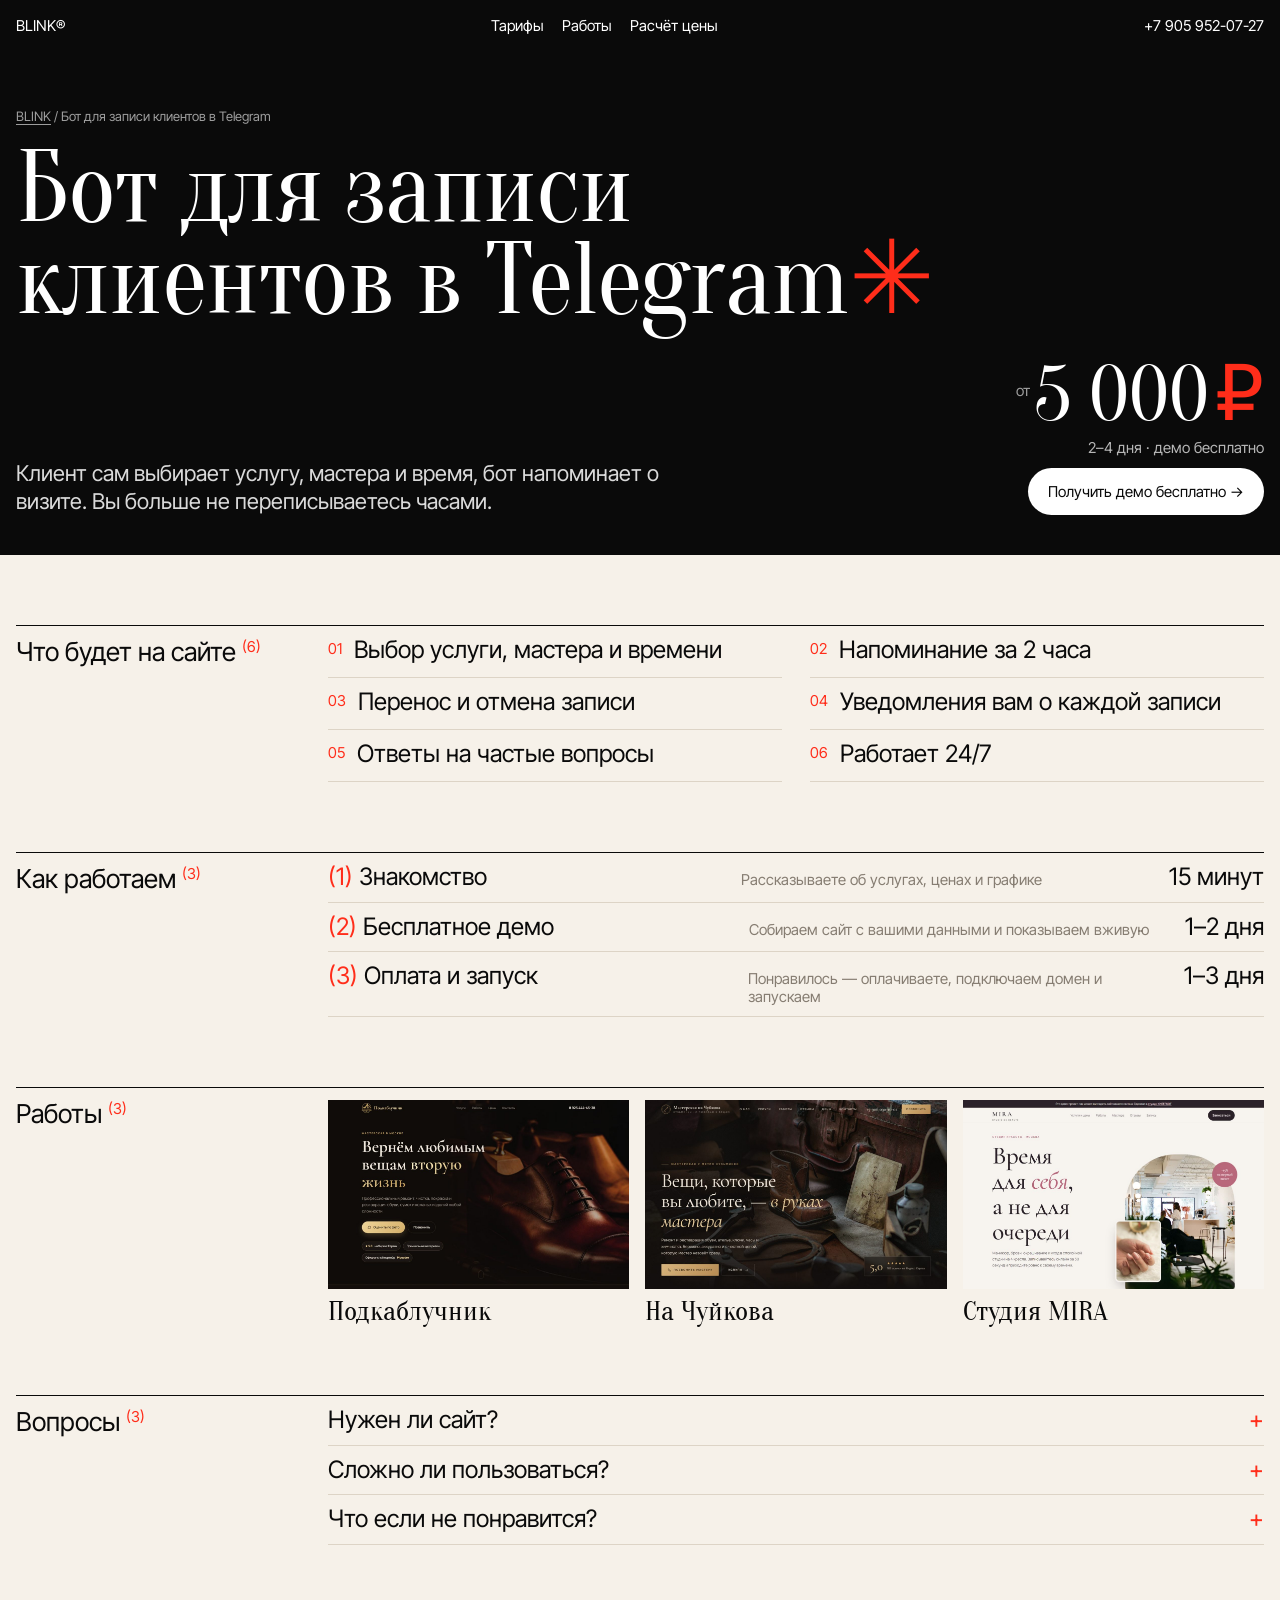
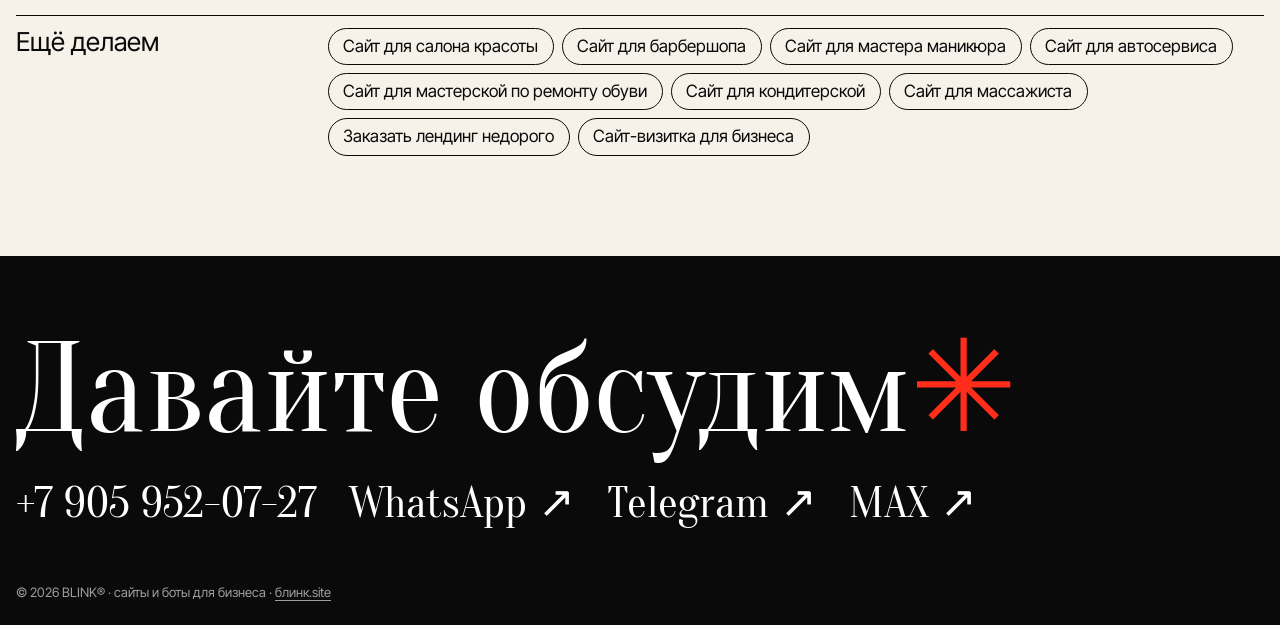
<file: bot-dlya-zapisi-klientov/index.html>
<!doctype html>
<html lang="ru"><head>
<meta charset="utf-8"><meta name="viewport" content="width=device-width, initial-scale=1, viewport-fit=cover">
<title>Бот для записи клиентов в Telegram — от 5 000 ₽ за 2–4 дня | BLINK</title>
<meta name="description" content="Бот для записи клиентов в Telegram под ключ: клиент сам выбирает услугу, мастера и время, бот напоминает о визите. От 5 000 ₽, 2–4 дня. Демо бесплатно — платите, когда понравилось.">
<link rel="canonical" href="https://xn--90aogcl.site/bot-dlya-zapisi-klientov/">
<meta property="og:title" content="Бот для записи клиентов в Telegram — от 5 000 ₽ за 2–4 дня | BLINK"><meta property="og:description" content="Бот для записи клиентов в Telegram под ключ: клиент сам выбирает услугу, мастера и время, бот напоминает о визите. От 5 000 ₽, 2–4 дня. Демо бесплатно — платите, когда понравилось.">
<meta property="og:image" content="https://xn--90aogcl.site/img/og.png"><meta property="og:url" content="https://xn--90aogcl.site/bot-dlya-zapisi-klientov/"><meta property="og:type" content="website">
<meta name="theme-color" content="#0a0a0a">
<link rel="icon" href="data:image/svg+xml,%3Csvg xmlns='http://www.w3.org/2000/svg' viewBox='0 0 32 32'%3E%3Crect width='32' height='32' fill='%230a0a0a'/%3E%3Ctext x='16' y='24' font-family='Georgia,serif' font-size='24' text-anchor='middle' fill='%23ff2d1a'%3E%E2%9C%B3%3C/text%3E%3C/svg%3E">
<link rel="stylesheet" href="https://fonts.googleapis.com/css2?family=Oranienbaum&family=Inter+Tight:wght@400;500&display=swap">
<link rel="stylesheet" href="/css/niche.css">
<script type="application/ld+json">{"@context":"https://schema.org","@graph":[{"@type":"Service","name":"Бот для записи клиентов в Telegram","serviceType":"бот для записи клиентов","url":"https://xn--90aogcl.site/bot-dlya-zapisi-klientov/","areaServed":"RU","provider":{"@type":"Organization","name":"BLINK","url":"https://xn--90aogcl.site/","telephone":"+79059520727"},"offers":{"@type":"Offer","price":"5000","priceCurrency":"RUB"}},{"@type":"FAQPage","mainEntity":[{"@type":"Question","name":"Нужен ли сайт?","acceptedAnswer":{"@type":"Answer","text":"Нет, бот работает сам. Но вместе с сайтом записей больше."}},{"@type":"Question","name":"Сложно ли пользоваться?","acceptedAnswer":{"@type":"Answer","text":"Нет: клиент нажимает кнопки, вы видите записи в Telegram."}}]},{"@type":"BreadcrumbList","itemListElement":[{"@type":"ListItem","position":1,"name":"BLINK","item":"https://xn--90aogcl.site/"},{"@type":"ListItem","position":2,"name":"Бот для записи клиентов в Telegram","item":"https://xn--90aogcl.site/bot-dlya-zapisi-klientov/"}]}]}</script>
</head><body>
<header class="top"><div class="in pad"><a href="/">BLINK®</a><nav><a href="/#services">Тарифы</a><a href="/#works">Работы</a><a href="/#calc">Расчёт цены</a></nav><a href="tel:+79059520727">+7 905 952-07-27</a></div></header>
<main>
<section class="hero pad">
  <p class="crumbs"><a href="/">BLINK</a> / Бот для записи клиентов в Telegram</p>
  <h1>Бот для записи клиентов в Telegram<span class="ast">✳</span></h1>
  <div class="hrow"><p class="lead">Клиент сам выбирает услугу, мастера и время, бот напоминает о визите. Вы больше не переписываетесь часами.</p>
  <div class="cta"><div class="pr"><small>от</small>5 000<i>₽</i></div><span>2–4 дня · демо бесплатно</span>
  <a class="go" href="https://wa.me/79059520727?text=%D0%97%D0%B4%D1%80%D0%B0%D0%B2%D1%81%D1%82%D0%B2%D1%83%D0%B9%D1%82%D0%B5!%20%D0%A5%D0%BE%D1%87%D1%83%3A%20%D0%B1%D0%BE%D1%82%20%D0%B4%D0%BB%D1%8F%20%D0%B7%D0%B0%D0%BF%D0%B8%D1%81%D0%B8%20%D0%BA%D0%BB%D0%B8%D0%B5%D0%BD%D1%82%D0%BE%D0%B2%20%D0%B2%20telegram.%20%D0%9C%D0%BE%D0%B6%D0%BD%D0%BE%20%D0%B1%D0%B5%D1%81%D0%BF%D0%BB%D0%B0%D1%82%D0%BD%D0%BE%D0%B5%20%D0%B4%D0%B5%D0%BC%D0%BE%3F" target="_blank" rel="noopener">Получить демо бесплатно →</a></div></div>
</section>
<section class="blk pad"><div class="idx"><div class="k">Что будет на сайте <small>(6)</small></div>
  <ol class="items"><li><i>01</i>Выбор услуги, мастера и времени</li><li><i>02</i>Напоминание за 2 часа</li><li><i>03</i>Перенос и отмена записи</li><li><i>04</i>Уведомления вам о каждой записи</li><li><i>05</i>Ответы на частые вопросы</li><li><i>06</i>Работает 24/7</li></ol></div></section>
<section class="blk pad"><div class="idx"><div class="k">Как работаем <small>(3)</small></div><div class="rows">
  <div class="r1"><b><i class="n">(1)</i> Знакомство</b><span>Рассказываете об услугах, ценах и графике</span><em>15 минут</em></div>
  <div class="r1"><b><i class="n">(2)</i> Бесплатное демо</b><span>Собираем сайт с вашими данными и показываем вживую</span><em>1–2 дня</em></div>
  <div class="r1"><b><i class="n">(3)</i> Оплата и запуск</b><span>Понравилось — оплачиваете, подключаем домен и запускаем</span><em>1–3 дня</em></div>
</div></div></section>
<section class="blk pad"><div class="idx"><div class="k">Работы <small>(3)</small></div><div class="works">
  <a href="https://k41705594-boop.github.io/podkabluchnik/" target="_blank" rel="noopener"><img src="/img/podkabluchnik.jpg" alt="Сайт мастерской «Подкаблучник»" loading="lazy"><span>Подкаблучник</span></a>
  <a href="https://k41705594-boop.github.io/masterskaya-chuykova/" target="_blank" rel="noopener"><img src="/img/masterskaya-chuykova.jpg" alt="Сайт мастерской «На Чуйкова»" loading="lazy"><span>На Чуйкова</span></a>
  <a href="https://k41705594-boop.github.io/mira-beauty/" target="_blank" rel="noopener"><img src="/img/mira-beauty.jpg" alt="Сайт студии красоты MIRA" loading="lazy"><span>Студия MIRA</span></a>
</div></div></section>
<section class="blk pad"><div class="idx"><div class="k">Вопросы <small>(3)</small></div><div class="rows">
  <details><summary>Нужен ли сайт?</summary><p>Нет, бот работает сам. Но вместе с сайтом записей больше.</p></details>
  <details><summary>Сложно ли пользоваться?</summary><p>Нет: клиент нажимает кнопки, вы видите записи в Telegram.</p></details>
  <details><summary>Что если не понравится?</summary><p>Демо бесплатное. Не понравилось — ничего не платите. Работаем онлайн с любым городом России.</p></details>
</div></div></section>
<section class="blk pad"><div class="idx"><div class="k">Ещё делаем</div><div class="more"><a href="/sayt-dlya-salona-krasoty/">Сайт для салона красоты</a><a href="/sayt-dlya-barbershopa/">Сайт для барбершопа</a><a href="/sayt-dlya-manikyura/">Сайт для мастера маникюра</a><a href="/sayt-dlya-avtoservisa/">Сайт для автосервиса</a><a href="/sayt-dlya-remonta-obuvi/">Сайт для мастерской по ремонту обуви</a><a href="/sayt-dlya-konditerskoy/">Сайт для кондитерской</a><a href="/sayt-dlya-massazhista/">Сайт для массажиста</a><a href="/zakazat-lending/">Заказать лендинг недорого</a><a href="/sayt-vizitka/">Сайт-визитка для бизнеса</a></div></div></section>
</main>
<footer class="foot pad"><h2>Давайте обсудим<span class="ast">✳</span></h2>
  <p class="links"><a href="tel:+79059520727">+7 905 952-07-27</a><a href="https://wa.me/79059520727" target="_blank" rel="noopener">WhatsApp ↗</a><a href="https://t.me/sibir_21" target="_blank" rel="noopener">Telegram ↗</a><a href="https://max.ru/" target="_blank" rel="noopener">MAX ↗</a></p>
  <p class="legal">© 2026 BLINK® · сайты и боты для бизнеса · <a href="/">блинк.site</a></p></footer>
<a class="fab" href="https://wa.me/79059520727?text=%D0%97%D0%B4%D1%80%D0%B0%D0%B2%D1%81%D1%82%D0%B2%D1%83%D0%B9%D1%82%D0%B5!%20%D0%A5%D0%BE%D1%87%D1%83%3A%20%D0%B1%D0%BE%D1%82%20%D0%B4%D0%BB%D1%8F%20%D0%B7%D0%B0%D0%BF%D0%B8%D1%81%D0%B8%20%D0%BA%D0%BB%D0%B8%D0%B5%D0%BD%D1%82%D0%BE%D0%B2%20%D0%B2%20telegram.%20%D0%9C%D0%BE%D0%B6%D0%BD%D0%BE%20%D0%B1%D0%B5%D1%81%D0%BF%D0%BB%D0%B0%D1%82%D0%BD%D0%BE%D0%B5%20%D0%B4%D0%B5%D0%BC%D0%BE%3F" target="_blank" rel="noopener">Написать в WhatsApp ↗</a>
</body></html>
</file>
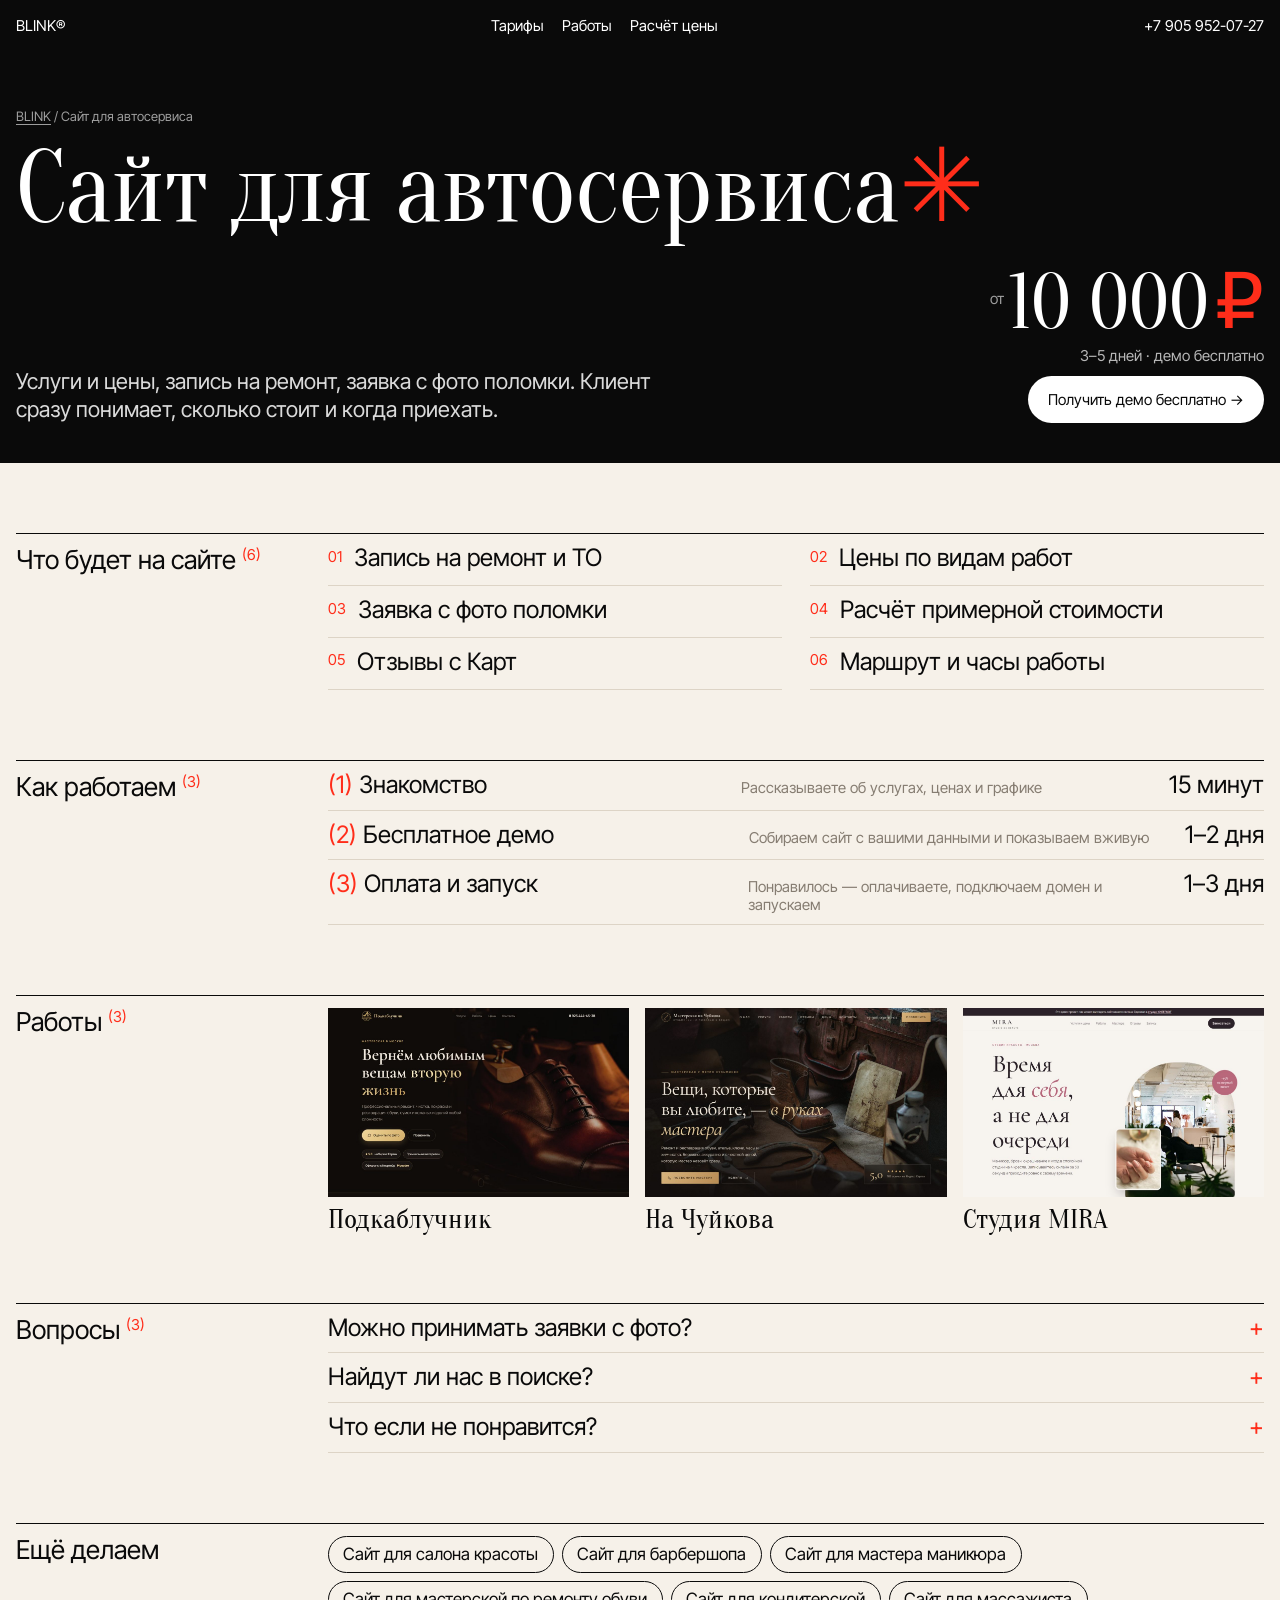
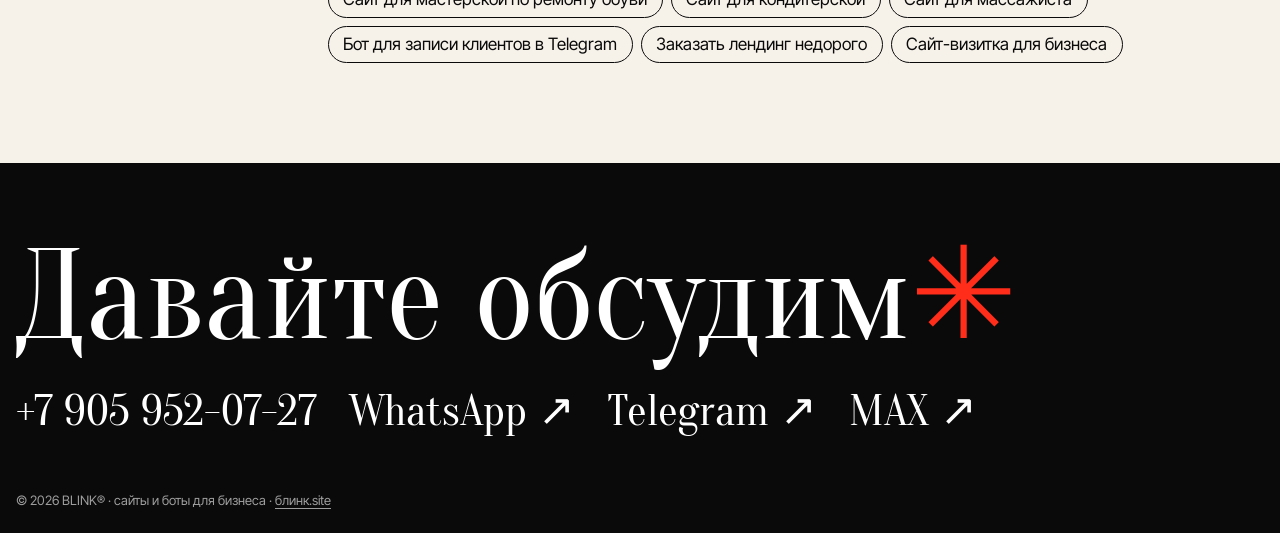
<file: sayt-dlya-avtoservisa/index.html>
<!doctype html>
<html lang="ru"><head>
<meta charset="utf-8"><meta name="viewport" content="width=device-width, initial-scale=1, viewport-fit=cover">
<title>Сайт для автосервиса — от 10 000 ₽ за 3–5 дней | BLINK</title>
<meta name="description" content="Сайт для автосервиса под ключ: услуги и цены, запись на ремонт, заявка с фото поломки. От 10 000 ₽, 3–5 дней. Демо бесплатно — платите, когда понравилось.">
<link rel="canonical" href="https://xn--90aogcl.site/sayt-dlya-avtoservisa/">
<meta property="og:title" content="Сайт для автосервиса — от 10 000 ₽ за 3–5 дней | BLINK"><meta property="og:description" content="Сайт для автосервиса под ключ: услуги и цены, запись на ремонт, заявка с фото поломки. От 10 000 ₽, 3–5 дней. Демо бесплатно — платите, когда понравилось.">
<meta property="og:image" content="https://xn--90aogcl.site/img/og.png"><meta property="og:url" content="https://xn--90aogcl.site/sayt-dlya-avtoservisa/"><meta property="og:type" content="website">
<meta name="theme-color" content="#0a0a0a">
<link rel="icon" href="data:image/svg+xml,%3Csvg xmlns='http://www.w3.org/2000/svg' viewBox='0 0 32 32'%3E%3Crect width='32' height='32' fill='%230a0a0a'/%3E%3Ctext x='16' y='24' font-family='Georgia,serif' font-size='24' text-anchor='middle' fill='%23ff2d1a'%3E%E2%9C%B3%3C/text%3E%3C/svg%3E">
<link rel="stylesheet" href="https://fonts.googleapis.com/css2?family=Oranienbaum&family=Inter+Tight:wght@400;500&display=swap">
<link rel="stylesheet" href="/css/niche.css">
<script type="application/ld+json">{"@context":"https://schema.org","@graph":[{"@type":"Service","name":"Сайт для автосервиса","serviceType":"сайт для автосервиса","url":"https://xn--90aogcl.site/sayt-dlya-avtoservisa/","areaServed":"RU","provider":{"@type":"Organization","name":"BLINK","url":"https://xn--90aogcl.site/","telephone":"+79059520727"},"offers":{"@type":"Offer","price":"10000","priceCurrency":"RUB"}},{"@type":"FAQPage","mainEntity":[{"@type":"Question","name":"Можно принимать заявки с фото?","acceptedAnswer":{"@type":"Answer","text":"Да, клиент прикрепляет фото, заявка приходит вам в WhatsApp или Telegram."}},{"@type":"Question","name":"Найдут ли нас в поиске?","acceptedAnswer":{"@type":"Answer","text":"Настраиваем страницы под запросы «автосервис + район» и добавляем на Карты."}}]},{"@type":"BreadcrumbList","itemListElement":[{"@type":"ListItem","position":1,"name":"BLINK","item":"https://xn--90aogcl.site/"},{"@type":"ListItem","position":2,"name":"Сайт для автосервиса","item":"https://xn--90aogcl.site/sayt-dlya-avtoservisa/"}]}]}</script>
</head><body>
<header class="top"><div class="in pad"><a href="/">BLINK®</a><nav><a href="/#services">Тарифы</a><a href="/#works">Работы</a><a href="/#calc">Расчёт цены</a></nav><a href="tel:+79059520727">+7 905 952-07-27</a></div></header>
<main>
<section class="hero pad">
  <p class="crumbs"><a href="/">BLINK</a> / Сайт для автосервиса</p>
  <h1>Сайт для автосервиса<span class="ast">✳</span></h1>
  <div class="hrow"><p class="lead">Услуги и цены, запись на ремонт, заявка с фото поломки. Клиент сразу понимает, сколько стоит и когда приехать.</p>
  <div class="cta"><div class="pr"><small>от</small>10 000<i>₽</i></div><span>3–5 дней · демо бесплатно</span>
  <a class="go" href="https://wa.me/79059520727?text=%D0%97%D0%B4%D1%80%D0%B0%D0%B2%D1%81%D1%82%D0%B2%D1%83%D0%B9%D1%82%D0%B5!%20%D0%A5%D0%BE%D1%87%D1%83%3A%20%D1%81%D0%B0%D0%B9%D1%82%20%D0%B4%D0%BB%D1%8F%20%D0%B0%D0%B2%D1%82%D0%BE%D1%81%D0%B5%D1%80%D0%B2%D0%B8%D1%81%D0%B0.%20%D0%9C%D0%BE%D0%B6%D0%BD%D0%BE%20%D0%B1%D0%B5%D1%81%D0%BF%D0%BB%D0%B0%D1%82%D0%BD%D0%BE%D0%B5%20%D0%B4%D0%B5%D0%BC%D0%BE%3F" target="_blank" rel="noopener">Получить демо бесплатно →</a></div></div>
</section>
<section class="blk pad"><div class="idx"><div class="k">Что будет на сайте <small>(6)</small></div>
  <ol class="items"><li><i>01</i>Запись на ремонт и ТО</li><li><i>02</i>Цены по видам работ</li><li><i>03</i>Заявка с фото поломки</li><li><i>04</i>Расчёт примерной стоимости</li><li><i>05</i>Отзывы с Карт</li><li><i>06</i>Маршрут и часы работы</li></ol></div></section>
<section class="blk pad"><div class="idx"><div class="k">Как работаем <small>(3)</small></div><div class="rows">
  <div class="r1"><b><i class="n">(1)</i> Знакомство</b><span>Рассказываете об услугах, ценах и графике</span><em>15 минут</em></div>
  <div class="r1"><b><i class="n">(2)</i> Бесплатное демо</b><span>Собираем сайт с вашими данными и показываем вживую</span><em>1–2 дня</em></div>
  <div class="r1"><b><i class="n">(3)</i> Оплата и запуск</b><span>Понравилось — оплачиваете, подключаем домен и запускаем</span><em>1–3 дня</em></div>
</div></div></section>
<section class="blk pad"><div class="idx"><div class="k">Работы <small>(3)</small></div><div class="works">
  <a href="https://k41705594-boop.github.io/podkabluchnik/" target="_blank" rel="noopener"><img src="/img/podkabluchnik.jpg" alt="Сайт мастерской «Подкаблучник»" loading="lazy"><span>Подкаблучник</span></a>
  <a href="https://k41705594-boop.github.io/masterskaya-chuykova/" target="_blank" rel="noopener"><img src="/img/masterskaya-chuykova.jpg" alt="Сайт мастерской «На Чуйкова»" loading="lazy"><span>На Чуйкова</span></a>
  <a href="https://k41705594-boop.github.io/mira-beauty/" target="_blank" rel="noopener"><img src="/img/mira-beauty.jpg" alt="Сайт студии красоты MIRA" loading="lazy"><span>Студия MIRA</span></a>
</div></div></section>
<section class="blk pad"><div class="idx"><div class="k">Вопросы <small>(3)</small></div><div class="rows">
  <details><summary>Можно принимать заявки с фото?</summary><p>Да, клиент прикрепляет фото, заявка приходит вам в WhatsApp или Telegram.</p></details>
  <details><summary>Найдут ли нас в поиске?</summary><p>Настраиваем страницы под запросы «автосервис + район» и добавляем на Карты.</p></details>
  <details><summary>Что если не понравится?</summary><p>Демо бесплатное. Не понравилось — ничего не платите. Работаем онлайн с любым городом России.</p></details>
</div></div></section>
<section class="blk pad"><div class="idx"><div class="k">Ещё делаем</div><div class="more"><a href="/sayt-dlya-salona-krasoty/">Сайт для салона красоты</a><a href="/sayt-dlya-barbershopa/">Сайт для барбершопа</a><a href="/sayt-dlya-manikyura/">Сайт для мастера маникюра</a><a href="/sayt-dlya-remonta-obuvi/">Сайт для мастерской по ремонту обуви</a><a href="/sayt-dlya-konditerskoy/">Сайт для кондитерской</a><a href="/sayt-dlya-massazhista/">Сайт для массажиста</a><a href="/bot-dlya-zapisi-klientov/">Бот для записи клиентов в Telegram</a><a href="/zakazat-lending/">Заказать лендинг недорого</a><a href="/sayt-vizitka/">Сайт-визитка для бизнеса</a></div></div></section>
</main>
<footer class="foot pad"><h2>Давайте обсудим<span class="ast">✳</span></h2>
  <p class="links"><a href="tel:+79059520727">+7 905 952-07-27</a><a href="https://wa.me/79059520727" target="_blank" rel="noopener">WhatsApp ↗</a><a href="https://t.me/sibir_21" target="_blank" rel="noopener">Telegram ↗</a><a href="https://max.ru/" target="_blank" rel="noopener">MAX ↗</a></p>
  <p class="legal">© 2026 BLINK® · сайты и боты для бизнеса · <a href="/">блинк.site</a></p></footer>
<a class="fab" href="https://wa.me/79059520727?text=%D0%97%D0%B4%D1%80%D0%B0%D0%B2%D1%81%D1%82%D0%B2%D1%83%D0%B9%D1%82%D0%B5!%20%D0%A5%D0%BE%D1%87%D1%83%3A%20%D1%81%D0%B0%D0%B9%D1%82%20%D0%B4%D0%BB%D1%8F%20%D0%B0%D0%B2%D1%82%D0%BE%D1%81%D0%B5%D1%80%D0%B2%D0%B8%D1%81%D0%B0.%20%D0%9C%D0%BE%D0%B6%D0%BD%D0%BE%20%D0%B1%D0%B5%D1%81%D0%BF%D0%BB%D0%B0%D1%82%D0%BD%D0%BE%D0%B5%20%D0%B4%D0%B5%D0%BC%D0%BE%3F" target="_blank" rel="noopener">Написать в WhatsApp ↗</a>
</body></html>
</file>
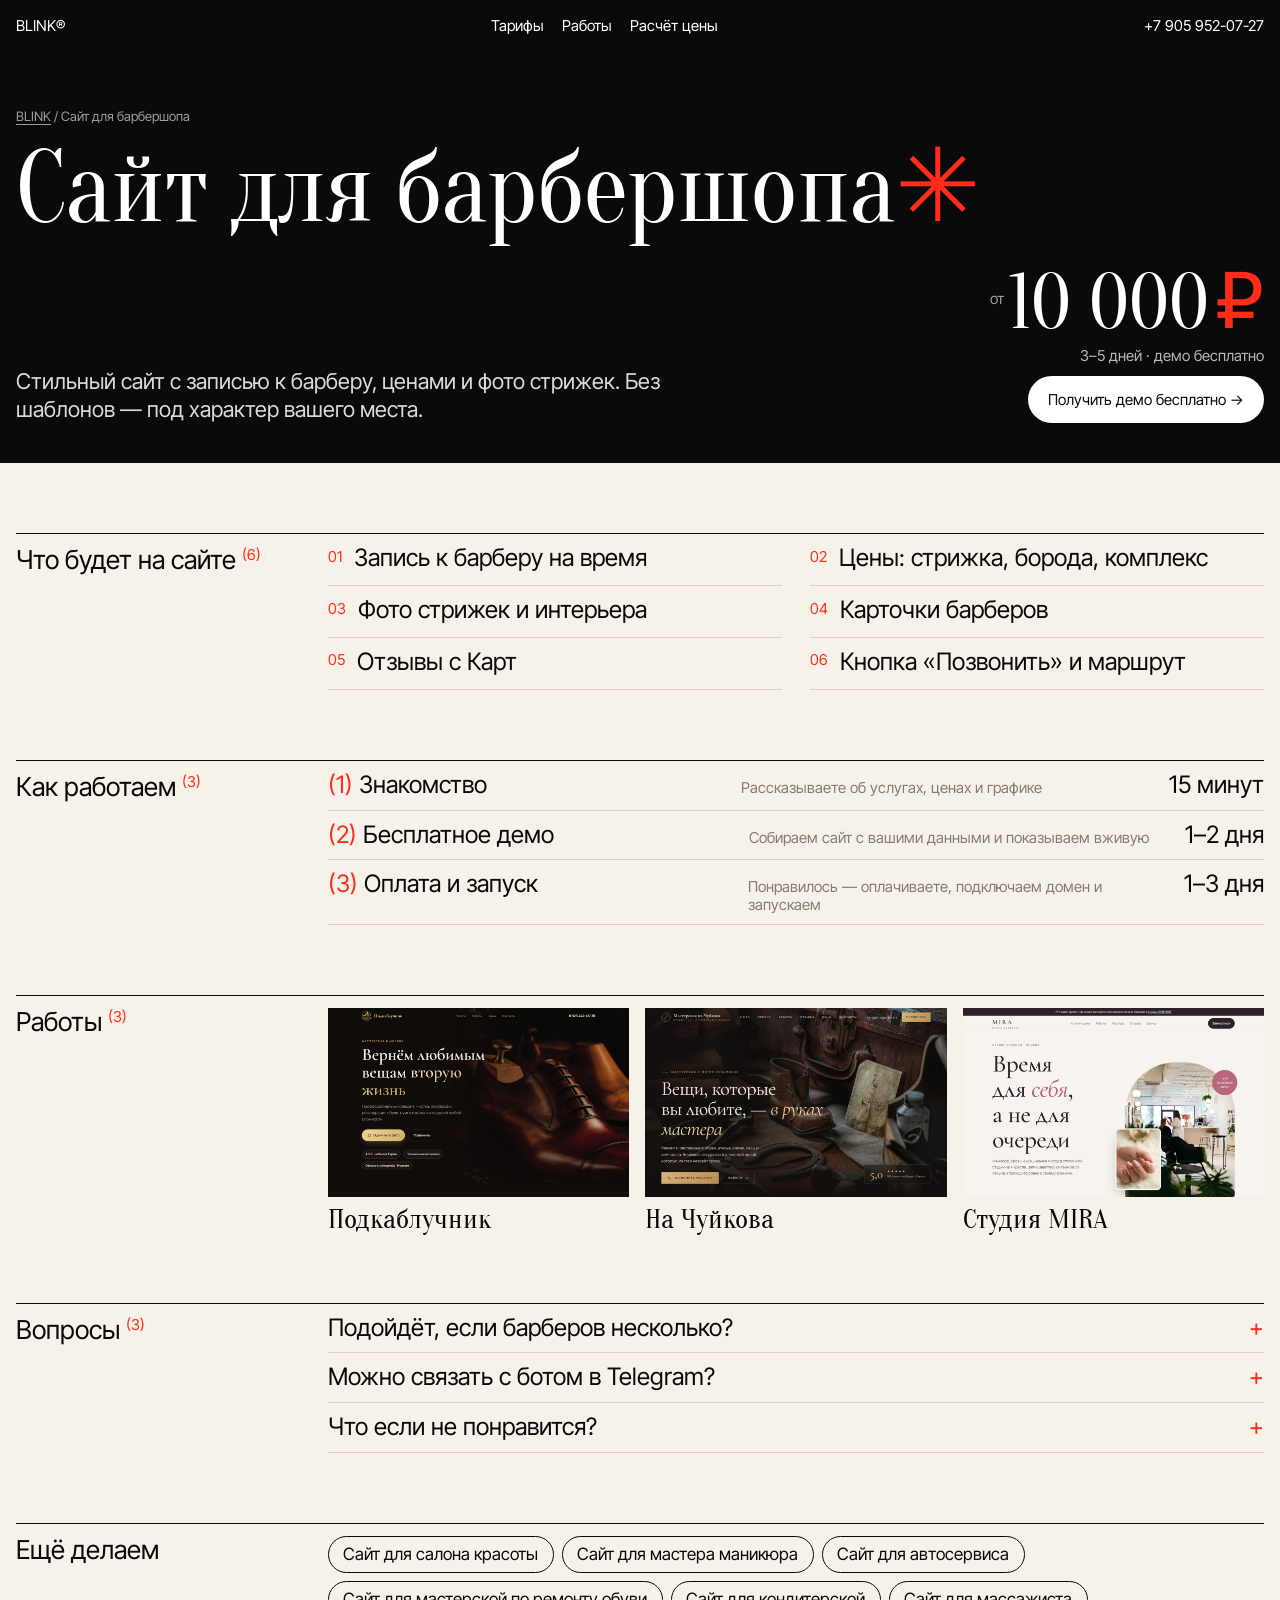
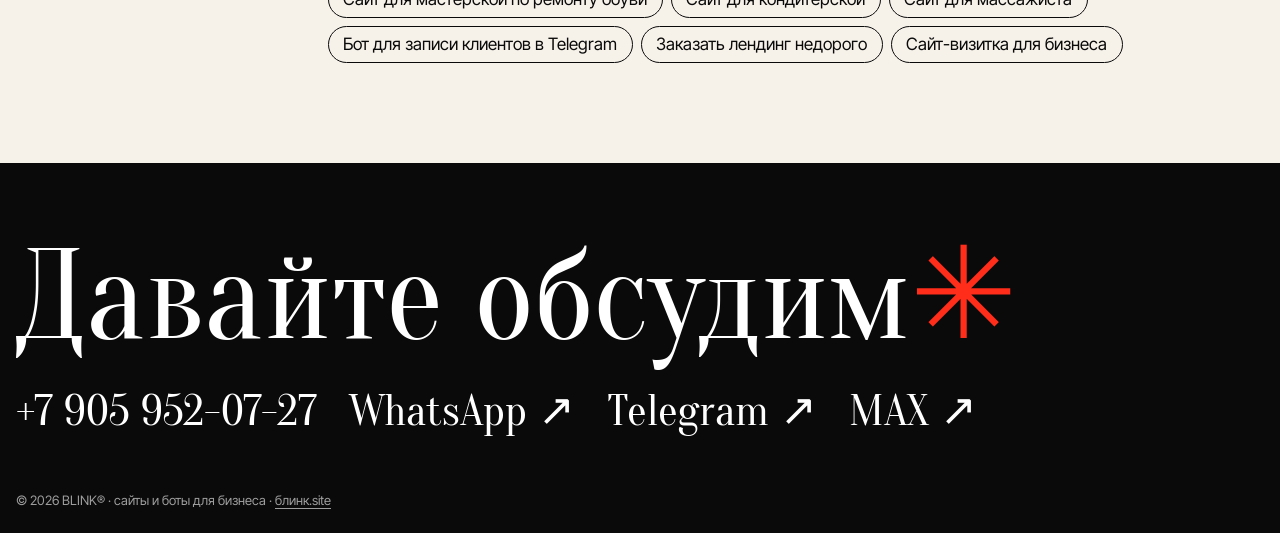
<file: sayt-dlya-barbershopa/index.html>
<!doctype html>
<html lang="ru"><head>
<meta charset="utf-8"><meta name="viewport" content="width=device-width, initial-scale=1, viewport-fit=cover">
<title>Сайт для барбершопа — от 10 000 ₽ за 3–5 дней | BLINK</title>
<meta name="description" content="Сайт для барбершопа под ключ: стильный сайт с записью к барберу, ценами и фото стрижек. От 10 000 ₽, 3–5 дней. Демо бесплатно — платите, когда понравилось.">
<link rel="canonical" href="https://xn--90aogcl.site/sayt-dlya-barbershopa/">
<meta property="og:title" content="Сайт для барбершопа — от 10 000 ₽ за 3–5 дней | BLINK"><meta property="og:description" content="Сайт для барбершопа под ключ: стильный сайт с записью к барберу, ценами и фото стрижек. От 10 000 ₽, 3–5 дней. Демо бесплатно — платите, когда понравилось.">
<meta property="og:image" content="https://xn--90aogcl.site/img/og.png"><meta property="og:url" content="https://xn--90aogcl.site/sayt-dlya-barbershopa/"><meta property="og:type" content="website">
<meta name="theme-color" content="#0a0a0a">
<link rel="icon" href="data:image/svg+xml,%3Csvg xmlns='http://www.w3.org/2000/svg' viewBox='0 0 32 32'%3E%3Crect width='32' height='32' fill='%230a0a0a'/%3E%3Ctext x='16' y='24' font-family='Georgia,serif' font-size='24' text-anchor='middle' fill='%23ff2d1a'%3E%E2%9C%B3%3C/text%3E%3C/svg%3E">
<link rel="stylesheet" href="https://fonts.googleapis.com/css2?family=Oranienbaum&family=Inter+Tight:wght@400;500&display=swap">
<link rel="stylesheet" href="/css/niche.css">
<script type="application/ld+json">{"@context":"https://schema.org","@graph":[{"@type":"Service","name":"Сайт для барбершопа","serviceType":"сайт для барбершопа","url":"https://xn--90aogcl.site/sayt-dlya-barbershopa/","areaServed":"RU","provider":{"@type":"Organization","name":"BLINK","url":"https://xn--90aogcl.site/","telephone":"+79059520727"},"offers":{"@type":"Offer","price":"10000","priceCurrency":"RUB"}},{"@type":"FAQPage","mainEntity":[{"@type":"Question","name":"Подойдёт, если барберов несколько?","acceptedAnswer":{"@type":"Answer","text":"Да, у каждого своё расписание и свои фото работ."}},{"@type":"Question","name":"Можно связать с ботом в Telegram?","acceptedAnswer":{"@type":"Answer","text":"Да, бот для записи — от 5 000 ₽, работает вместе с сайтом."}}]},{"@type":"BreadcrumbList","itemListElement":[{"@type":"ListItem","position":1,"name":"BLINK","item":"https://xn--90aogcl.site/"},{"@type":"ListItem","position":2,"name":"Сайт для барбершопа","item":"https://xn--90aogcl.site/sayt-dlya-barbershopa/"}]}]}</script>
</head><body>
<header class="top"><div class="in pad"><a href="/">BLINK®</a><nav><a href="/#services">Тарифы</a><a href="/#works">Работы</a><a href="/#calc">Расчёт цены</a></nav><a href="tel:+79059520727">+7 905 952-07-27</a></div></header>
<main>
<section class="hero pad">
  <p class="crumbs"><a href="/">BLINK</a> / Сайт для барбершопа</p>
  <h1>Сайт для барбершопа<span class="ast">✳</span></h1>
  <div class="hrow"><p class="lead">Стильный сайт с записью к барберу, ценами и фото стрижек. Без шаблонов — под характер вашего места.</p>
  <div class="cta"><div class="pr"><small>от</small>10 000<i>₽</i></div><span>3–5 дней · демо бесплатно</span>
  <a class="go" href="https://wa.me/79059520727?text=%D0%97%D0%B4%D1%80%D0%B0%D0%B2%D1%81%D1%82%D0%B2%D1%83%D0%B9%D1%82%D0%B5!%20%D0%A5%D0%BE%D1%87%D1%83%3A%20%D1%81%D0%B0%D0%B9%D1%82%20%D0%B4%D0%BB%D1%8F%20%D0%B1%D0%B0%D1%80%D0%B1%D0%B5%D1%80%D1%88%D0%BE%D0%BF%D0%B0.%20%D0%9C%D0%BE%D0%B6%D0%BD%D0%BE%20%D0%B1%D0%B5%D1%81%D0%BF%D0%BB%D0%B0%D1%82%D0%BD%D0%BE%D0%B5%20%D0%B4%D0%B5%D0%BC%D0%BE%3F" target="_blank" rel="noopener">Получить демо бесплатно →</a></div></div>
</section>
<section class="blk pad"><div class="idx"><div class="k">Что будет на сайте <small>(6)</small></div>
  <ol class="items"><li><i>01</i>Запись к барберу на время</li><li><i>02</i>Цены: стрижка, борода, комплекс</li><li><i>03</i>Фото стрижек и интерьера</li><li><i>04</i>Карточки барберов</li><li><i>05</i>Отзывы с Карт</li><li><i>06</i>Кнопка «Позвонить» и маршрут</li></ol></div></section>
<section class="blk pad"><div class="idx"><div class="k">Как работаем <small>(3)</small></div><div class="rows">
  <div class="r1"><b><i class="n">(1)</i> Знакомство</b><span>Рассказываете об услугах, ценах и графике</span><em>15 минут</em></div>
  <div class="r1"><b><i class="n">(2)</i> Бесплатное демо</b><span>Собираем сайт с вашими данными и показываем вживую</span><em>1–2 дня</em></div>
  <div class="r1"><b><i class="n">(3)</i> Оплата и запуск</b><span>Понравилось — оплачиваете, подключаем домен и запускаем</span><em>1–3 дня</em></div>
</div></div></section>
<section class="blk pad"><div class="idx"><div class="k">Работы <small>(3)</small></div><div class="works">
  <a href="https://k41705594-boop.github.io/podkabluchnik/" target="_blank" rel="noopener"><img src="/img/podkabluchnik.jpg" alt="Сайт мастерской «Подкаблучник»" loading="lazy"><span>Подкаблучник</span></a>
  <a href="https://k41705594-boop.github.io/masterskaya-chuykova/" target="_blank" rel="noopener"><img src="/img/masterskaya-chuykova.jpg" alt="Сайт мастерской «На Чуйкова»" loading="lazy"><span>На Чуйкова</span></a>
  <a href="https://k41705594-boop.github.io/mira-beauty/" target="_blank" rel="noopener"><img src="/img/mira-beauty.jpg" alt="Сайт студии красоты MIRA" loading="lazy"><span>Студия MIRA</span></a>
</div></div></section>
<section class="blk pad"><div class="idx"><div class="k">Вопросы <small>(3)</small></div><div class="rows">
  <details><summary>Подойдёт, если барберов несколько?</summary><p>Да, у каждого своё расписание и свои фото работ.</p></details>
  <details><summary>Можно связать с ботом в Telegram?</summary><p>Да, бот для записи — от 5 000 ₽, работает вместе с сайтом.</p></details>
  <details><summary>Что если не понравится?</summary><p>Демо бесплатное. Не понравилось — ничего не платите. Работаем онлайн с любым городом России.</p></details>
</div></div></section>
<section class="blk pad"><div class="idx"><div class="k">Ещё делаем</div><div class="more"><a href="/sayt-dlya-salona-krasoty/">Сайт для салона красоты</a><a href="/sayt-dlya-manikyura/">Сайт для мастера маникюра</a><a href="/sayt-dlya-avtoservisa/">Сайт для автосервиса</a><a href="/sayt-dlya-remonta-obuvi/">Сайт для мастерской по ремонту обуви</a><a href="/sayt-dlya-konditerskoy/">Сайт для кондитерской</a><a href="/sayt-dlya-massazhista/">Сайт для массажиста</a><a href="/bot-dlya-zapisi-klientov/">Бот для записи клиентов в Telegram</a><a href="/zakazat-lending/">Заказать лендинг недорого</a><a href="/sayt-vizitka/">Сайт-визитка для бизнеса</a></div></div></section>
</main>
<footer class="foot pad"><h2>Давайте обсудим<span class="ast">✳</span></h2>
  <p class="links"><a href="tel:+79059520727">+7 905 952-07-27</a><a href="https://wa.me/79059520727" target="_blank" rel="noopener">WhatsApp ↗</a><a href="https://t.me/sibir_21" target="_blank" rel="noopener">Telegram ↗</a><a href="https://max.ru/" target="_blank" rel="noopener">MAX ↗</a></p>
  <p class="legal">© 2026 BLINK® · сайты и боты для бизнеса · <a href="/">блинк.site</a></p></footer>
<a class="fab" href="https://wa.me/79059520727?text=%D0%97%D0%B4%D1%80%D0%B0%D0%B2%D1%81%D1%82%D0%B2%D1%83%D0%B9%D1%82%D0%B5!%20%D0%A5%D0%BE%D1%87%D1%83%3A%20%D1%81%D0%B0%D0%B9%D1%82%20%D0%B4%D0%BB%D1%8F%20%D0%B1%D0%B0%D1%80%D0%B1%D0%B5%D1%80%D1%88%D0%BE%D0%BF%D0%B0.%20%D0%9C%D0%BE%D0%B6%D0%BD%D0%BE%20%D0%B1%D0%B5%D1%81%D0%BF%D0%BB%D0%B0%D1%82%D0%BD%D0%BE%D0%B5%20%D0%B4%D0%B5%D0%BC%D0%BE%3F" target="_blank" rel="noopener">Написать в WhatsApp ↗</a>
</body></html>
</file>
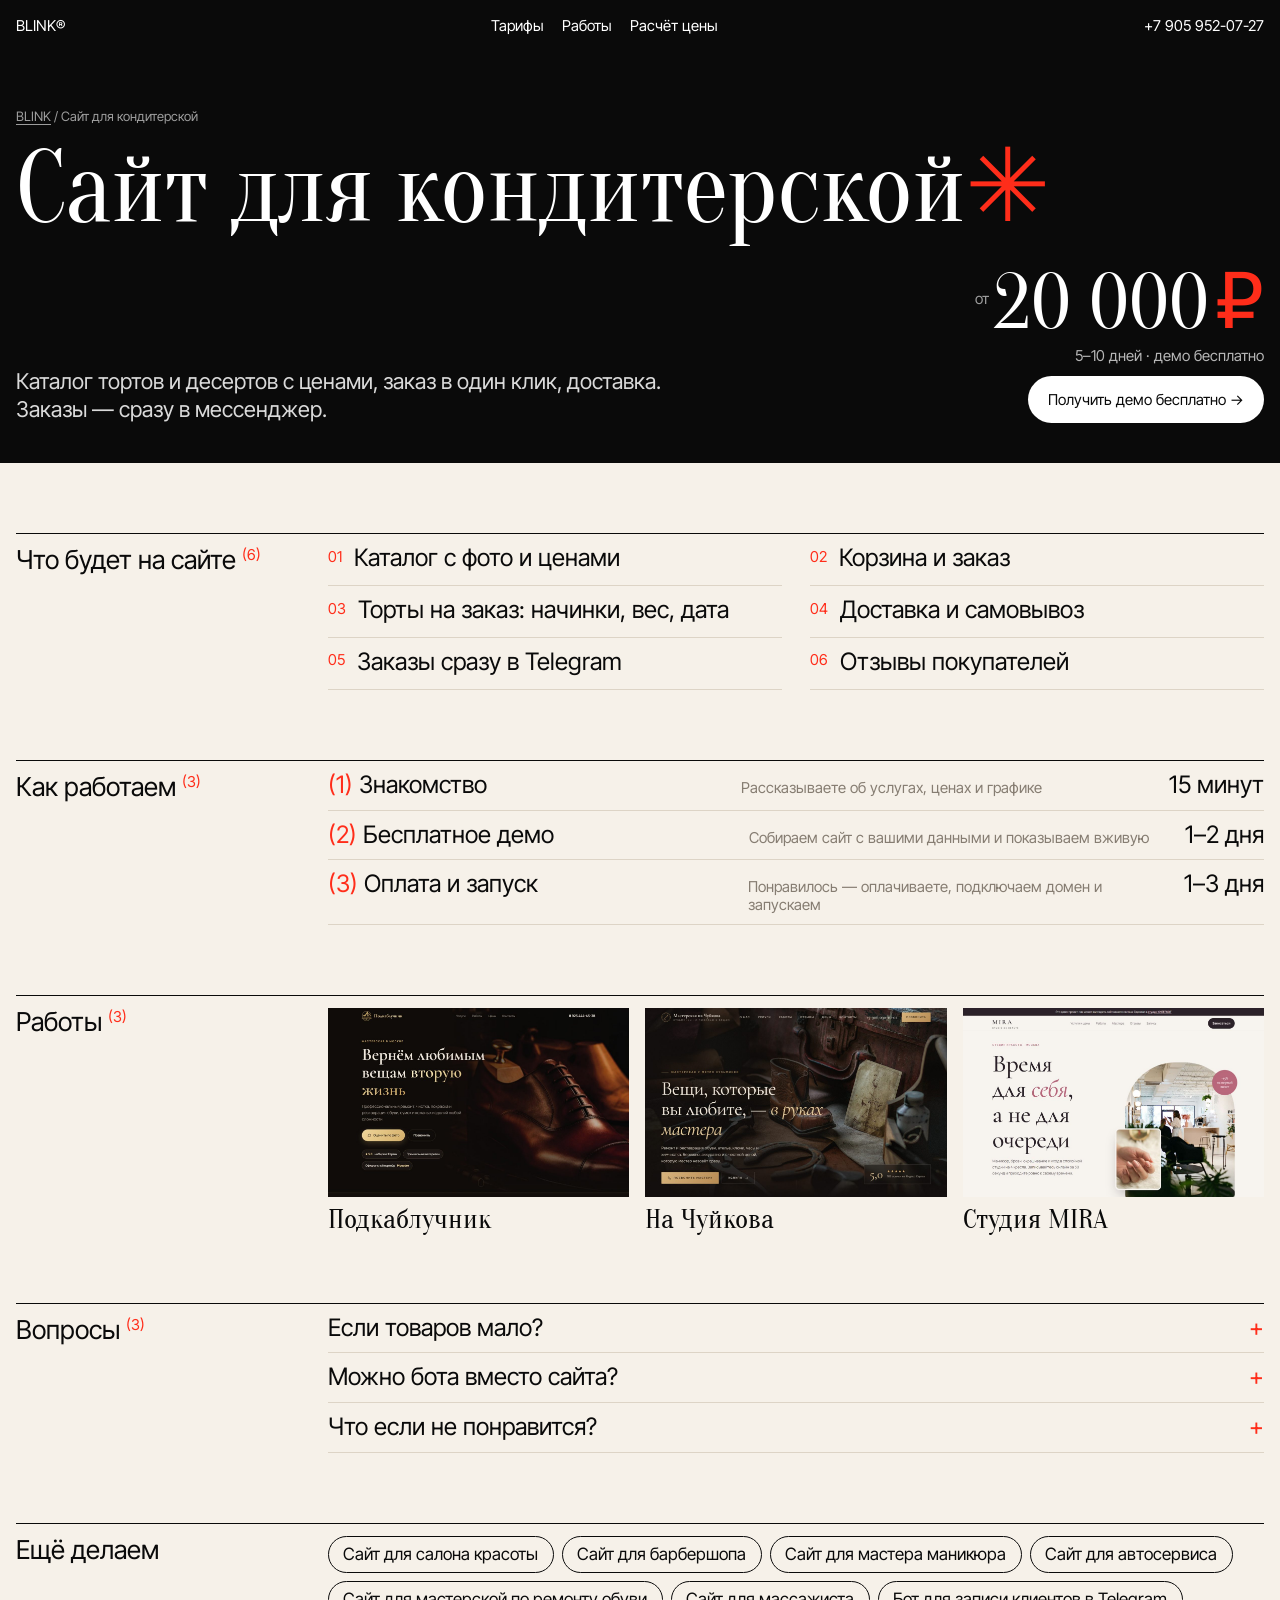
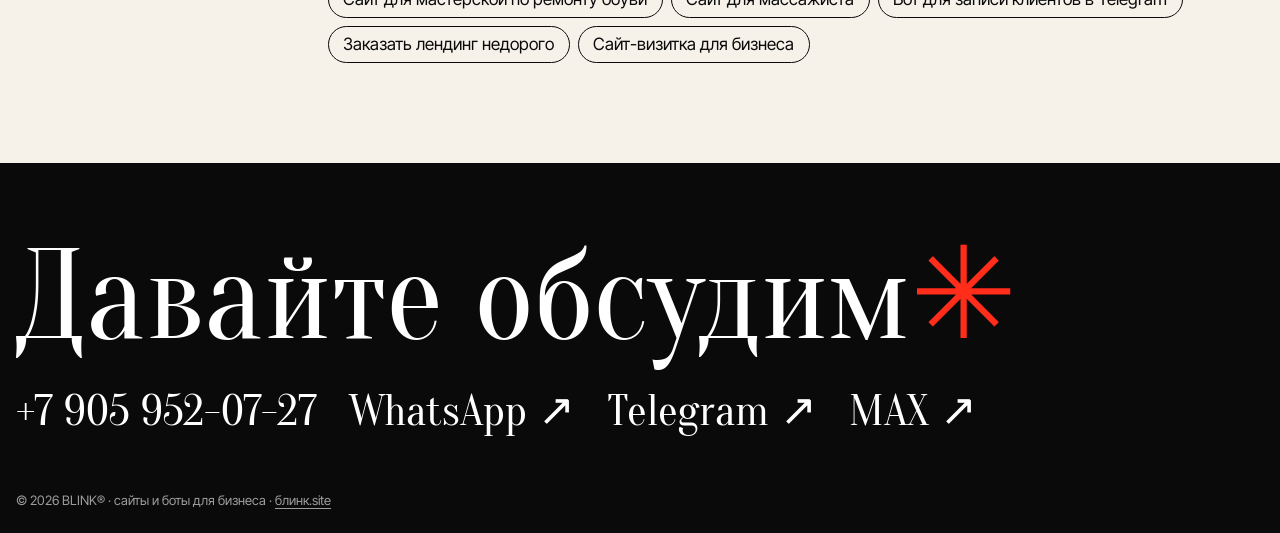
<file: sayt-dlya-konditerskoy/index.html>
<!doctype html>
<html lang="ru"><head>
<meta charset="utf-8"><meta name="viewport" content="width=device-width, initial-scale=1, viewport-fit=cover">
<title>Сайт для кондитерской — от 20 000 ₽ за 5–10 дней | BLINK</title>
<meta name="description" content="Сайт для кондитерской под ключ: каталог тортов и десертов с ценами, заказ в один клик, доставка. От 20 000 ₽, 5–10 дней. Демо бесплатно — платите, когда понравилось.">
<link rel="canonical" href="https://xn--90aogcl.site/sayt-dlya-konditerskoy/">
<meta property="og:title" content="Сайт для кондитерской — от 20 000 ₽ за 5–10 дней | BLINK"><meta property="og:description" content="Сайт для кондитерской под ключ: каталог тортов и десертов с ценами, заказ в один клик, доставка. От 20 000 ₽, 5–10 дней. Демо бесплатно — платите, когда понравилось.">
<meta property="og:image" content="https://xn--90aogcl.site/img/og.png"><meta property="og:url" content="https://xn--90aogcl.site/sayt-dlya-konditerskoy/"><meta property="og:type" content="website">
<meta name="theme-color" content="#0a0a0a">
<link rel="icon" href="data:image/svg+xml,%3Csvg xmlns='http://www.w3.org/2000/svg' viewBox='0 0 32 32'%3E%3Crect width='32' height='32' fill='%230a0a0a'/%3E%3Ctext x='16' y='24' font-family='Georgia,serif' font-size='24' text-anchor='middle' fill='%23ff2d1a'%3E%E2%9C%B3%3C/text%3E%3C/svg%3E">
<link rel="stylesheet" href="https://fonts.googleapis.com/css2?family=Oranienbaum&family=Inter+Tight:wght@400;500&display=swap">
<link rel="stylesheet" href="/css/niche.css">
<script type="application/ld+json">{"@context":"https://schema.org","@graph":[{"@type":"Service","name":"Сайт для кондитерской","serviceType":"сайт для кондитерской","url":"https://xn--90aogcl.site/sayt-dlya-konditerskoy/","areaServed":"RU","provider":{"@type":"Organization","name":"BLINK","url":"https://xn--90aogcl.site/","telephone":"+79059520727"},"offers":{"@type":"Offer","price":"20000","priceCurrency":"RUB"}},{"@type":"FAQPage","mainEntity":[{"@type":"Question","name":"Если товаров мало?","acceptedAnswer":{"@type":"Answer","text":"Начните с сайта за 10 000 ₽ — каталог добавим позже."}},{"@type":"Question","name":"Можно бота вместо сайта?","acceptedAnswer":{"@type":"Answer","text":"Да, бот-каталог — от 7 000 ₽: витрина и заказ прямо в Telegram."}}]},{"@type":"BreadcrumbList","itemListElement":[{"@type":"ListItem","position":1,"name":"BLINK","item":"https://xn--90aogcl.site/"},{"@type":"ListItem","position":2,"name":"Сайт для кондитерской","item":"https://xn--90aogcl.site/sayt-dlya-konditerskoy/"}]}]}</script>
</head><body>
<header class="top"><div class="in pad"><a href="/">BLINK®</a><nav><a href="/#services">Тарифы</a><a href="/#works">Работы</a><a href="/#calc">Расчёт цены</a></nav><a href="tel:+79059520727">+7 905 952-07-27</a></div></header>
<main>
<section class="hero pad">
  <p class="crumbs"><a href="/">BLINK</a> / Сайт для кондитерской</p>
  <h1>Сайт для кондитерской<span class="ast">✳</span></h1>
  <div class="hrow"><p class="lead">Каталог тортов и десертов с ценами, заказ в один клик, доставка. Заказы — сразу в мессенджер.</p>
  <div class="cta"><div class="pr"><small>от</small>20 000<i>₽</i></div><span>5–10 дней · демо бесплатно</span>
  <a class="go" href="https://wa.me/79059520727?text=%D0%97%D0%B4%D1%80%D0%B0%D0%B2%D1%81%D1%82%D0%B2%D1%83%D0%B9%D1%82%D0%B5!%20%D0%A5%D0%BE%D1%87%D1%83%3A%20%D1%81%D0%B0%D0%B9%D1%82%20%D0%B4%D0%BB%D1%8F%20%D0%BA%D0%BE%D0%BD%D0%B4%D0%B8%D1%82%D0%B5%D1%80%D1%81%D0%BA%D0%BE%D0%B9.%20%D0%9C%D0%BE%D0%B6%D0%BD%D0%BE%20%D0%B1%D0%B5%D1%81%D0%BF%D0%BB%D0%B0%D1%82%D0%BD%D0%BE%D0%B5%20%D0%B4%D0%B5%D0%BC%D0%BE%3F" target="_blank" rel="noopener">Получить демо бесплатно →</a></div></div>
</section>
<section class="blk pad"><div class="idx"><div class="k">Что будет на сайте <small>(6)</small></div>
  <ol class="items"><li><i>01</i>Каталог с фото и ценами</li><li><i>02</i>Корзина и заказ</li><li><i>03</i>Торты на заказ: начинки, вес, дата</li><li><i>04</i>Доставка и самовывоз</li><li><i>05</i>Заказы сразу в Telegram</li><li><i>06</i>Отзывы покупателей</li></ol></div></section>
<section class="blk pad"><div class="idx"><div class="k">Как работаем <small>(3)</small></div><div class="rows">
  <div class="r1"><b><i class="n">(1)</i> Знакомство</b><span>Рассказываете об услугах, ценах и графике</span><em>15 минут</em></div>
  <div class="r1"><b><i class="n">(2)</i> Бесплатное демо</b><span>Собираем сайт с вашими данными и показываем вживую</span><em>1–2 дня</em></div>
  <div class="r1"><b><i class="n">(3)</i> Оплата и запуск</b><span>Понравилось — оплачиваете, подключаем домен и запускаем</span><em>1–3 дня</em></div>
</div></div></section>
<section class="blk pad"><div class="idx"><div class="k">Работы <small>(3)</small></div><div class="works">
  <a href="https://k41705594-boop.github.io/podkabluchnik/" target="_blank" rel="noopener"><img src="/img/podkabluchnik.jpg" alt="Сайт мастерской «Подкаблучник»" loading="lazy"><span>Подкаблучник</span></a>
  <a href="https://k41705594-boop.github.io/masterskaya-chuykova/" target="_blank" rel="noopener"><img src="/img/masterskaya-chuykova.jpg" alt="Сайт мастерской «На Чуйкова»" loading="lazy"><span>На Чуйкова</span></a>
  <a href="https://k41705594-boop.github.io/mira-beauty/" target="_blank" rel="noopener"><img src="/img/mira-beauty.jpg" alt="Сайт студии красоты MIRA" loading="lazy"><span>Студия MIRA</span></a>
</div></div></section>
<section class="blk pad"><div class="idx"><div class="k">Вопросы <small>(3)</small></div><div class="rows">
  <details><summary>Если товаров мало?</summary><p>Начните с сайта за 10 000 ₽ — каталог добавим позже.</p></details>
  <details><summary>Можно бота вместо сайта?</summary><p>Да, бот-каталог — от 7 000 ₽: витрина и заказ прямо в Telegram.</p></details>
  <details><summary>Что если не понравится?</summary><p>Демо бесплатное. Не понравилось — ничего не платите. Работаем онлайн с любым городом России.</p></details>
</div></div></section>
<section class="blk pad"><div class="idx"><div class="k">Ещё делаем</div><div class="more"><a href="/sayt-dlya-salona-krasoty/">Сайт для салона красоты</a><a href="/sayt-dlya-barbershopa/">Сайт для барбершопа</a><a href="/sayt-dlya-manikyura/">Сайт для мастера маникюра</a><a href="/sayt-dlya-avtoservisa/">Сайт для автосервиса</a><a href="/sayt-dlya-remonta-obuvi/">Сайт для мастерской по ремонту обуви</a><a href="/sayt-dlya-massazhista/">Сайт для массажиста</a><a href="/bot-dlya-zapisi-klientov/">Бот для записи клиентов в Telegram</a><a href="/zakazat-lending/">Заказать лендинг недорого</a><a href="/sayt-vizitka/">Сайт-визитка для бизнеса</a></div></div></section>
</main>
<footer class="foot pad"><h2>Давайте обсудим<span class="ast">✳</span></h2>
  <p class="links"><a href="tel:+79059520727">+7 905 952-07-27</a><a href="https://wa.me/79059520727" target="_blank" rel="noopener">WhatsApp ↗</a><a href="https://t.me/sibir_21" target="_blank" rel="noopener">Telegram ↗</a><a href="https://max.ru/" target="_blank" rel="noopener">MAX ↗</a></p>
  <p class="legal">© 2026 BLINK® · сайты и боты для бизнеса · <a href="/">блинк.site</a></p></footer>
<a class="fab" href="https://wa.me/79059520727?text=%D0%97%D0%B4%D1%80%D0%B0%D0%B2%D1%81%D1%82%D0%B2%D1%83%D0%B9%D1%82%D0%B5!%20%D0%A5%D0%BE%D1%87%D1%83%3A%20%D1%81%D0%B0%D0%B9%D1%82%20%D0%B4%D0%BB%D1%8F%20%D0%BA%D0%BE%D0%BD%D0%B4%D0%B8%D1%82%D0%B5%D1%80%D1%81%D0%BA%D0%BE%D0%B9.%20%D0%9C%D0%BE%D0%B6%D0%BD%D0%BE%20%D0%B1%D0%B5%D1%81%D0%BF%D0%BB%D0%B0%D1%82%D0%BD%D0%BE%D0%B5%20%D0%B4%D0%B5%D0%BC%D0%BE%3F" target="_blank" rel="noopener">Написать в WhatsApp ↗</a>
</body></html>
</file>
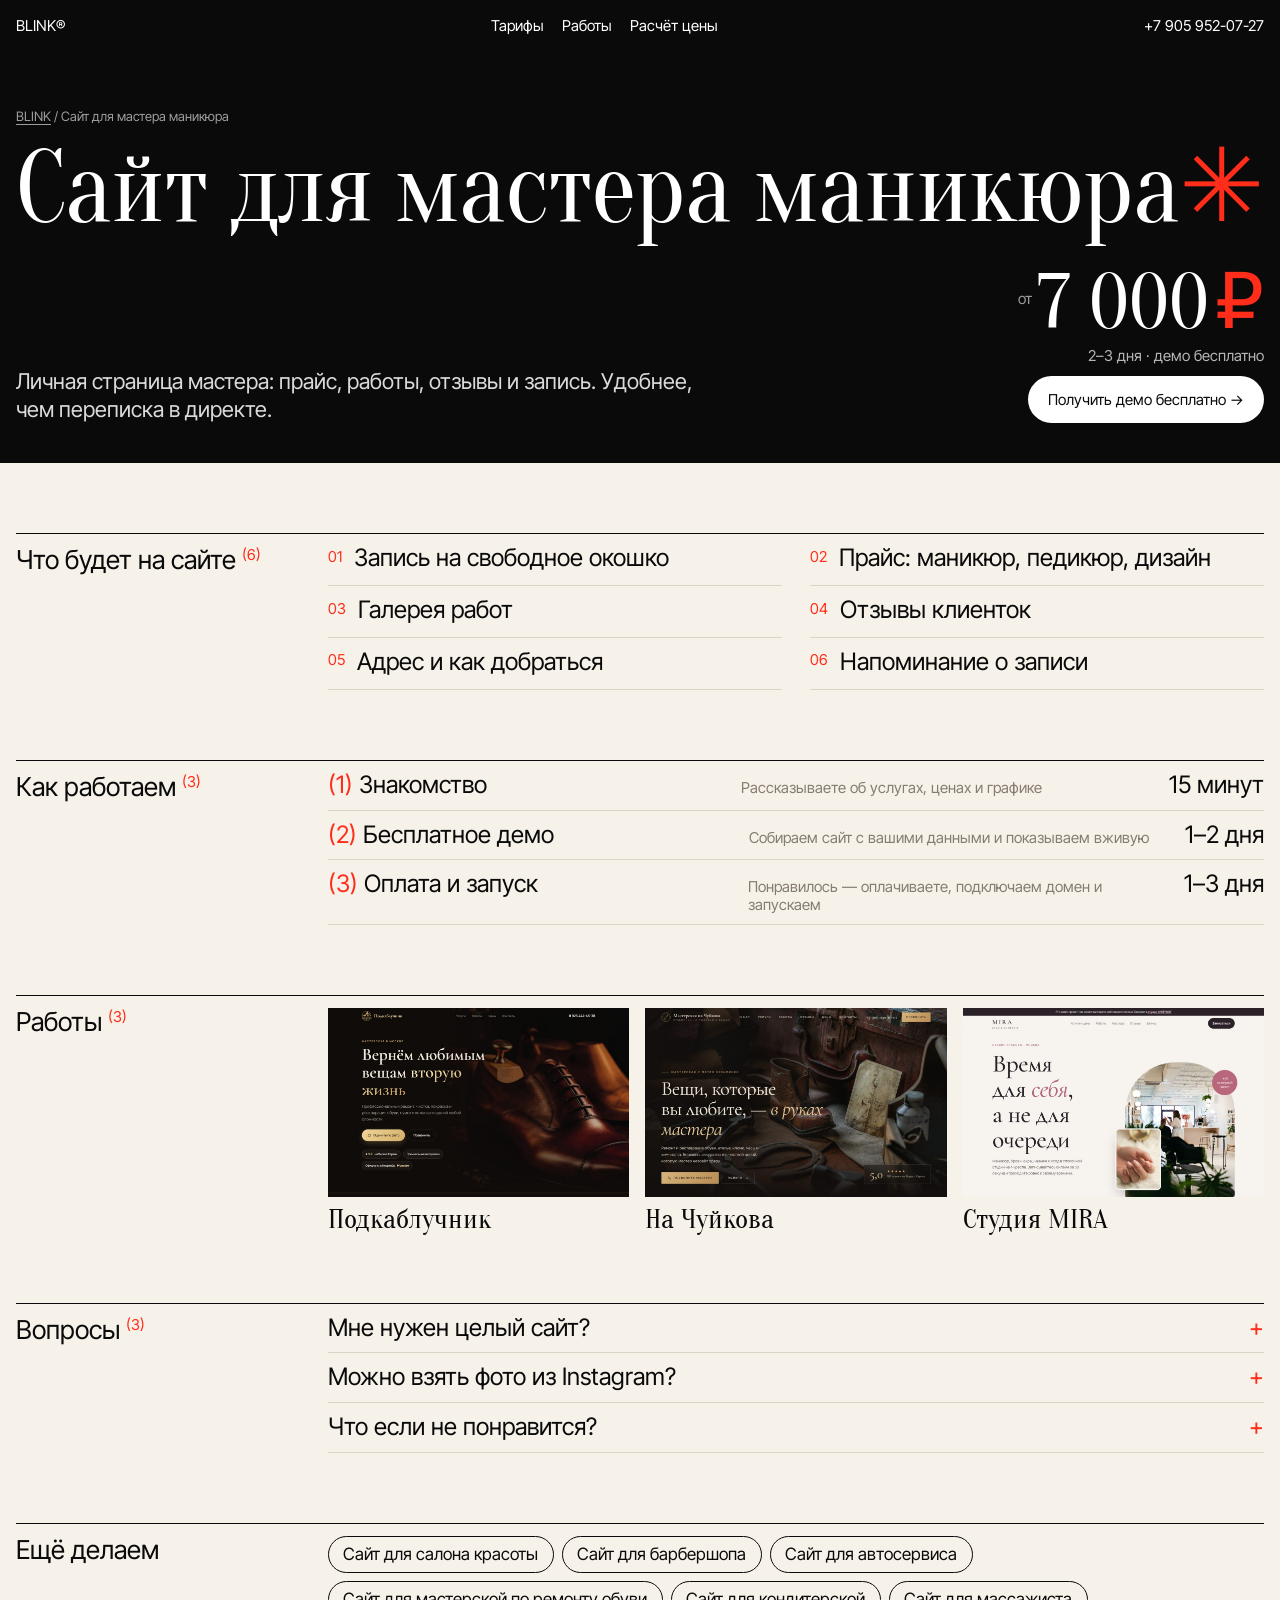
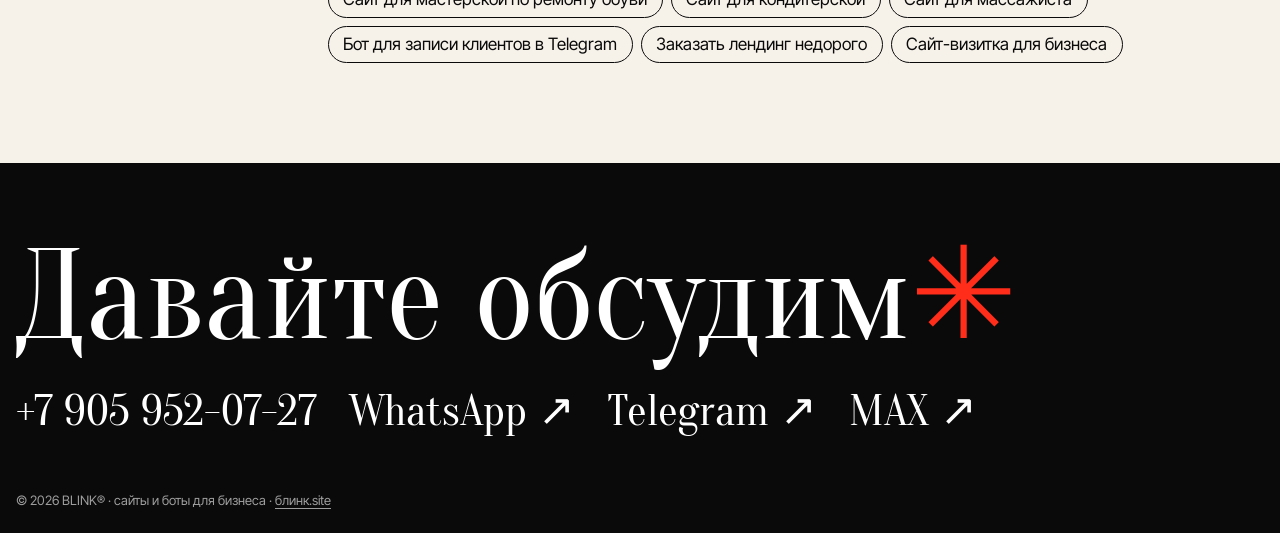
<file: sayt-dlya-manikyura/index.html>
<!doctype html>
<html lang="ru"><head>
<meta charset="utf-8"><meta name="viewport" content="width=device-width, initial-scale=1, viewport-fit=cover">
<title>Сайт для мастера маникюра — от 7 000 ₽ за 2–3 дня | BLINK</title>
<meta name="description" content="Сайт для мастера маникюра под ключ: личная страница мастера: прайс, работы, отзывы и запись. От 7 000 ₽, 2–3 дня. Демо бесплатно — платите, когда понравилось.">
<link rel="canonical" href="https://xn--90aogcl.site/sayt-dlya-manikyura/">
<meta property="og:title" content="Сайт для мастера маникюра — от 7 000 ₽ за 2–3 дня | BLINK"><meta property="og:description" content="Сайт для мастера маникюра под ключ: личная страница мастера: прайс, работы, отзывы и запись. От 7 000 ₽, 2–3 дня. Демо бесплатно — платите, когда понравилось.">
<meta property="og:image" content="https://xn--90aogcl.site/img/og.png"><meta property="og:url" content="https://xn--90aogcl.site/sayt-dlya-manikyura/"><meta property="og:type" content="website">
<meta name="theme-color" content="#0a0a0a">
<link rel="icon" href="data:image/svg+xml,%3Csvg xmlns='http://www.w3.org/2000/svg' viewBox='0 0 32 32'%3E%3Crect width='32' height='32' fill='%230a0a0a'/%3E%3Ctext x='16' y='24' font-family='Georgia,serif' font-size='24' text-anchor='middle' fill='%23ff2d1a'%3E%E2%9C%B3%3C/text%3E%3C/svg%3E">
<link rel="stylesheet" href="https://fonts.googleapis.com/css2?family=Oranienbaum&family=Inter+Tight:wght@400;500&display=swap">
<link rel="stylesheet" href="/css/niche.css">
<script type="application/ld+json">{"@context":"https://schema.org","@graph":[{"@type":"Service","name":"Сайт для мастера маникюра","serviceType":"сайт для мастера маникюра","url":"https://xn--90aogcl.site/sayt-dlya-manikyura/","areaServed":"RU","provider":{"@type":"Organization","name":"BLINK","url":"https://xn--90aogcl.site/","telephone":"+79059520727"},"offers":{"@type":"Offer","price":"7000","priceCurrency":"RUB"}},{"@type":"FAQPage","mainEntity":[{"@type":"Question","name":"Мне нужен целый сайт?","acceptedAnswer":{"@type":"Answer","text":"Часто хватает лендинга — одной страницы за 7 000 ₽. Подскажем на демо."}},{"@type":"Question","name":"Можно взять фото из Instagram?","acceptedAnswer":{"@type":"Answer","text":"Да, просто пришлите ссылку — перенесём сами."}}]},{"@type":"BreadcrumbList","itemListElement":[{"@type":"ListItem","position":1,"name":"BLINK","item":"https://xn--90aogcl.site/"},{"@type":"ListItem","position":2,"name":"Сайт для мастера маникюра","item":"https://xn--90aogcl.site/sayt-dlya-manikyura/"}]}]}</script>
</head><body>
<header class="top"><div class="in pad"><a href="/">BLINK®</a><nav><a href="/#services">Тарифы</a><a href="/#works">Работы</a><a href="/#calc">Расчёт цены</a></nav><a href="tel:+79059520727">+7 905 952-07-27</a></div></header>
<main>
<section class="hero pad">
  <p class="crumbs"><a href="/">BLINK</a> / Сайт для мастера маникюра</p>
  <h1>Сайт для мастера маникюра<span class="ast">✳</span></h1>
  <div class="hrow"><p class="lead">Личная страница мастера: прайс, работы, отзывы и запись. Удобнее, чем переписка в директе.</p>
  <div class="cta"><div class="pr"><small>от</small>7 000<i>₽</i></div><span>2–3 дня · демо бесплатно</span>
  <a class="go" href="https://wa.me/79059520727?text=%D0%97%D0%B4%D1%80%D0%B0%D0%B2%D1%81%D1%82%D0%B2%D1%83%D0%B9%D1%82%D0%B5!%20%D0%A5%D0%BE%D1%87%D1%83%3A%20%D1%81%D0%B0%D0%B9%D1%82%20%D0%B4%D0%BB%D1%8F%20%D0%BC%D0%B0%D1%81%D1%82%D0%B5%D1%80%D0%B0%20%D0%BC%D0%B0%D0%BD%D0%B8%D0%BA%D1%8E%D1%80%D0%B0.%20%D0%9C%D0%BE%D0%B6%D0%BD%D0%BE%20%D0%B1%D0%B5%D1%81%D0%BF%D0%BB%D0%B0%D1%82%D0%BD%D0%BE%D0%B5%20%D0%B4%D0%B5%D0%BC%D0%BE%3F" target="_blank" rel="noopener">Получить демо бесплатно →</a></div></div>
</section>
<section class="blk pad"><div class="idx"><div class="k">Что будет на сайте <small>(6)</small></div>
  <ol class="items"><li><i>01</i>Запись на свободное окошко</li><li><i>02</i>Прайс: маникюр, педикюр, дизайн</li><li><i>03</i>Галерея работ</li><li><i>04</i>Отзывы клиенток</li><li><i>05</i>Адрес и как добраться</li><li><i>06</i>Напоминание о записи</li></ol></div></section>
<section class="blk pad"><div class="idx"><div class="k">Как работаем <small>(3)</small></div><div class="rows">
  <div class="r1"><b><i class="n">(1)</i> Знакомство</b><span>Рассказываете об услугах, ценах и графике</span><em>15 минут</em></div>
  <div class="r1"><b><i class="n">(2)</i> Бесплатное демо</b><span>Собираем сайт с вашими данными и показываем вживую</span><em>1–2 дня</em></div>
  <div class="r1"><b><i class="n">(3)</i> Оплата и запуск</b><span>Понравилось — оплачиваете, подключаем домен и запускаем</span><em>1–3 дня</em></div>
</div></div></section>
<section class="blk pad"><div class="idx"><div class="k">Работы <small>(3)</small></div><div class="works">
  <a href="https://k41705594-boop.github.io/podkabluchnik/" target="_blank" rel="noopener"><img src="/img/podkabluchnik.jpg" alt="Сайт мастерской «Подкаблучник»" loading="lazy"><span>Подкаблучник</span></a>
  <a href="https://k41705594-boop.github.io/masterskaya-chuykova/" target="_blank" rel="noopener"><img src="/img/masterskaya-chuykova.jpg" alt="Сайт мастерской «На Чуйкова»" loading="lazy"><span>На Чуйкова</span></a>
  <a href="https://k41705594-boop.github.io/mira-beauty/" target="_blank" rel="noopener"><img src="/img/mira-beauty.jpg" alt="Сайт студии красоты MIRA" loading="lazy"><span>Студия MIRA</span></a>
</div></div></section>
<section class="blk pad"><div class="idx"><div class="k">Вопросы <small>(3)</small></div><div class="rows">
  <details><summary>Мне нужен целый сайт?</summary><p>Часто хватает лендинга — одной страницы за 7 000 ₽. Подскажем на демо.</p></details>
  <details><summary>Можно взять фото из Instagram?</summary><p>Да, просто пришлите ссылку — перенесём сами.</p></details>
  <details><summary>Что если не понравится?</summary><p>Демо бесплатное. Не понравилось — ничего не платите. Работаем онлайн с любым городом России.</p></details>
</div></div></section>
<section class="blk pad"><div class="idx"><div class="k">Ещё делаем</div><div class="more"><a href="/sayt-dlya-salona-krasoty/">Сайт для салона красоты</a><a href="/sayt-dlya-barbershopa/">Сайт для барбершопа</a><a href="/sayt-dlya-avtoservisa/">Сайт для автосервиса</a><a href="/sayt-dlya-remonta-obuvi/">Сайт для мастерской по ремонту обуви</a><a href="/sayt-dlya-konditerskoy/">Сайт для кондитерской</a><a href="/sayt-dlya-massazhista/">Сайт для массажиста</a><a href="/bot-dlya-zapisi-klientov/">Бот для записи клиентов в Telegram</a><a href="/zakazat-lending/">Заказать лендинг недорого</a><a href="/sayt-vizitka/">Сайт-визитка для бизнеса</a></div></div></section>
</main>
<footer class="foot pad"><h2>Давайте обсудим<span class="ast">✳</span></h2>
  <p class="links"><a href="tel:+79059520727">+7 905 952-07-27</a><a href="https://wa.me/79059520727" target="_blank" rel="noopener">WhatsApp ↗</a><a href="https://t.me/sibir_21" target="_blank" rel="noopener">Telegram ↗</a><a href="https://max.ru/" target="_blank" rel="noopener">MAX ↗</a></p>
  <p class="legal">© 2026 BLINK® · сайты и боты для бизнеса · <a href="/">блинк.site</a></p></footer>
<a class="fab" href="https://wa.me/79059520727?text=%D0%97%D0%B4%D1%80%D0%B0%D0%B2%D1%81%D1%82%D0%B2%D1%83%D0%B9%D1%82%D0%B5!%20%D0%A5%D0%BE%D1%87%D1%83%3A%20%D1%81%D0%B0%D0%B9%D1%82%20%D0%B4%D0%BB%D1%8F%20%D0%BC%D0%B0%D1%81%D1%82%D0%B5%D1%80%D0%B0%20%D0%BC%D0%B0%D0%BD%D0%B8%D0%BA%D1%8E%D1%80%D0%B0.%20%D0%9C%D0%BE%D0%B6%D0%BD%D0%BE%20%D0%B1%D0%B5%D1%81%D0%BF%D0%BB%D0%B0%D1%82%D0%BD%D0%BE%D0%B5%20%D0%B4%D0%B5%D0%BC%D0%BE%3F" target="_blank" rel="noopener">Написать в WhatsApp ↗</a>
</body></html>
</file>
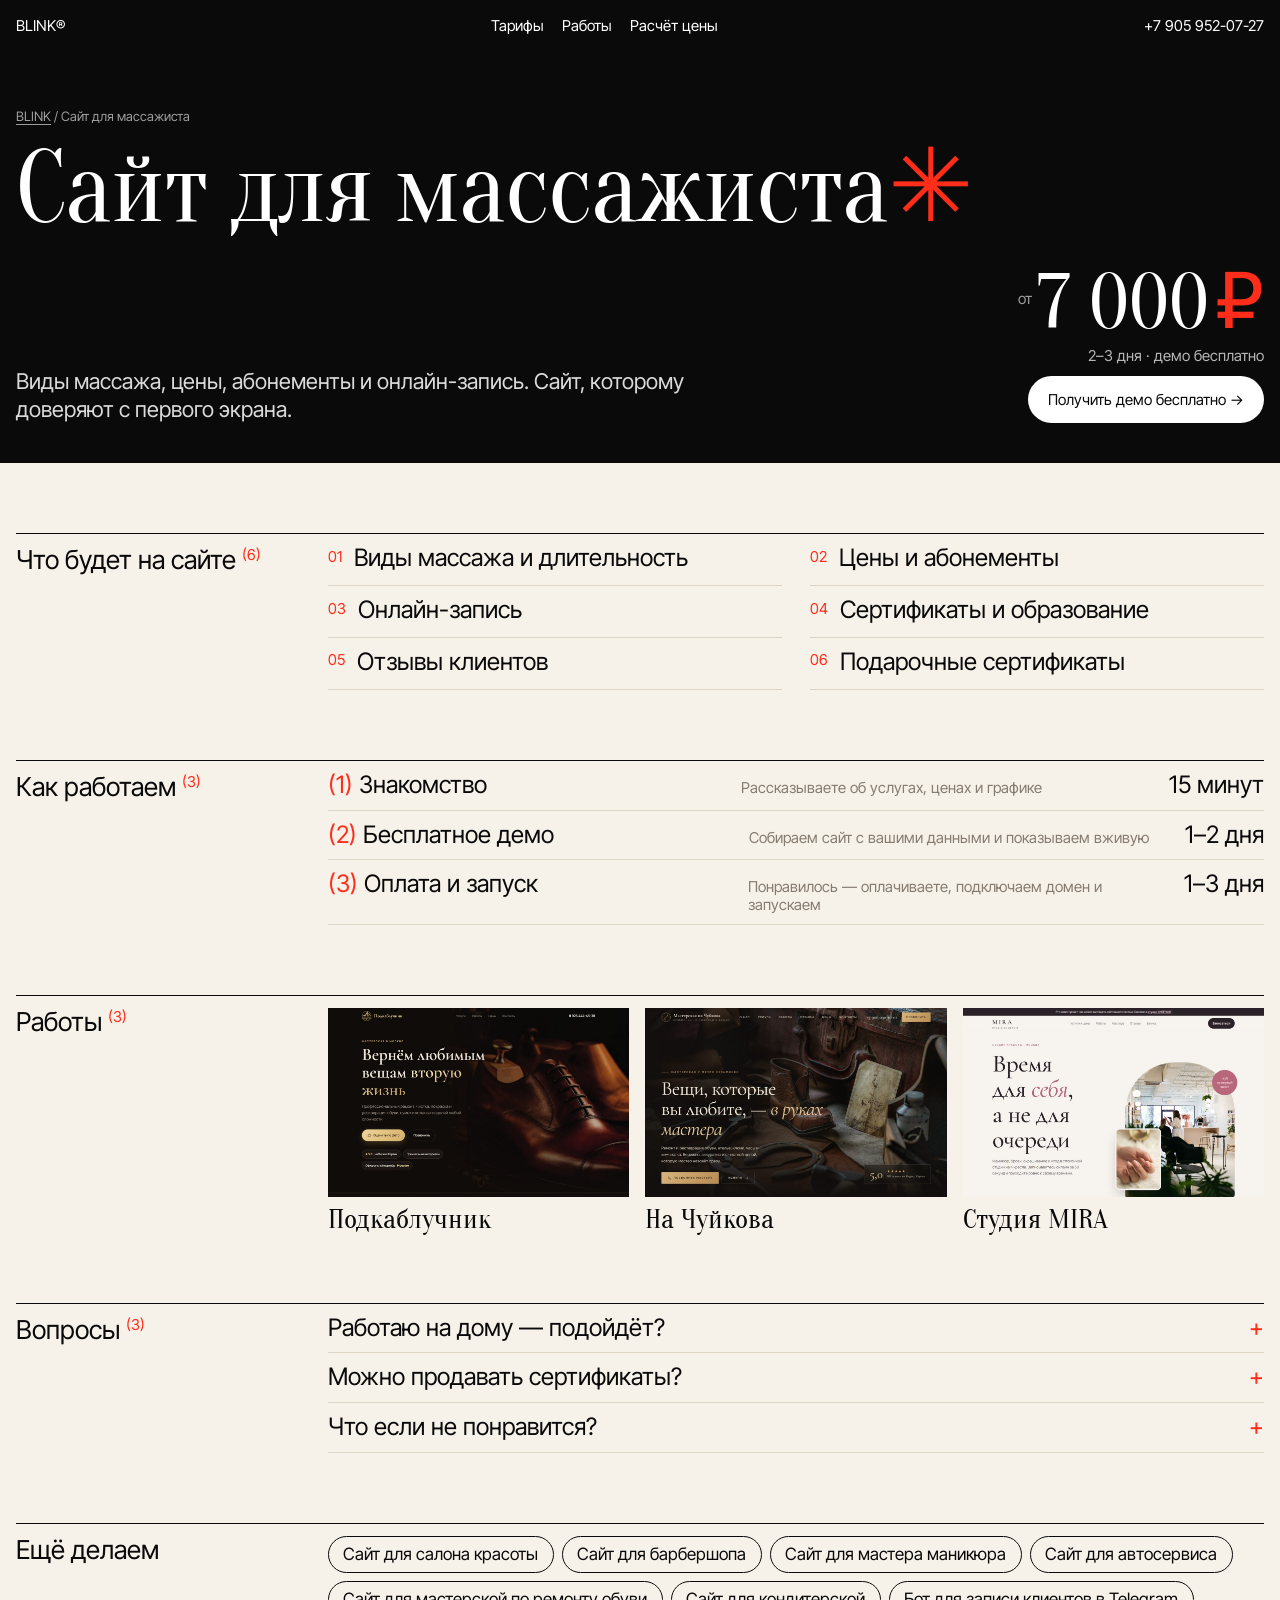
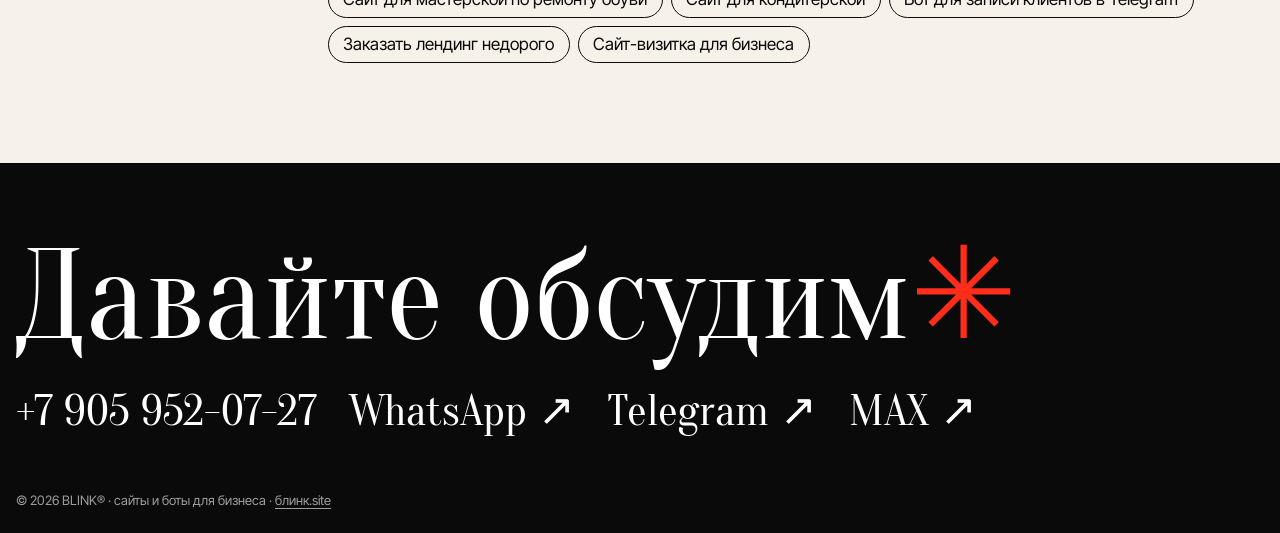
<file: sayt-dlya-massazhista/index.html>
<!doctype html>
<html lang="ru"><head>
<meta charset="utf-8"><meta name="viewport" content="width=device-width, initial-scale=1, viewport-fit=cover">
<title>Сайт для массажиста — от 7 000 ₽ за 2–3 дня | BLINK</title>
<meta name="description" content="Сайт для массажиста под ключ: виды массажа, цены, абонементы и онлайн-запись. От 7 000 ₽, 2–3 дня. Демо бесплатно — платите, когда понравилось.">
<link rel="canonical" href="https://xn--90aogcl.site/sayt-dlya-massazhista/">
<meta property="og:title" content="Сайт для массажиста — от 7 000 ₽ за 2–3 дня | BLINK"><meta property="og:description" content="Сайт для массажиста под ключ: виды массажа, цены, абонементы и онлайн-запись. От 7 000 ₽, 2–3 дня. Демо бесплатно — платите, когда понравилось.">
<meta property="og:image" content="https://xn--90aogcl.site/img/og.png"><meta property="og:url" content="https://xn--90aogcl.site/sayt-dlya-massazhista/"><meta property="og:type" content="website">
<meta name="theme-color" content="#0a0a0a">
<link rel="icon" href="data:image/svg+xml,%3Csvg xmlns='http://www.w3.org/2000/svg' viewBox='0 0 32 32'%3E%3Crect width='32' height='32' fill='%230a0a0a'/%3E%3Ctext x='16' y='24' font-family='Georgia,serif' font-size='24' text-anchor='middle' fill='%23ff2d1a'%3E%E2%9C%B3%3C/text%3E%3C/svg%3E">
<link rel="stylesheet" href="https://fonts.googleapis.com/css2?family=Oranienbaum&family=Inter+Tight:wght@400;500&display=swap">
<link rel="stylesheet" href="/css/niche.css">
<script type="application/ld+json">{"@context":"https://schema.org","@graph":[{"@type":"Service","name":"Сайт для массажиста","serviceType":"сайт для массажиста","url":"https://xn--90aogcl.site/sayt-dlya-massazhista/","areaServed":"RU","provider":{"@type":"Organization","name":"BLINK","url":"https://xn--90aogcl.site/","telephone":"+79059520727"},"offers":{"@type":"Offer","price":"7000","priceCurrency":"RUB"}},{"@type":"FAQPage","mainEntity":[{"@type":"Question","name":"Работаю на дому — подойдёт?","acceptedAnswer":{"@type":"Answer","text":"Да, укажем район и как добраться, а точный адрес — после записи."}},{"@type":"Question","name":"Можно продавать сертификаты?","acceptedAnswer":{"@type":"Answer","text":"Да, с оплатой или по заявке в мессенджер."}}]},{"@type":"BreadcrumbList","itemListElement":[{"@type":"ListItem","position":1,"name":"BLINK","item":"https://xn--90aogcl.site/"},{"@type":"ListItem","position":2,"name":"Сайт для массажиста","item":"https://xn--90aogcl.site/sayt-dlya-massazhista/"}]}]}</script>
</head><body>
<header class="top"><div class="in pad"><a href="/">BLINK®</a><nav><a href="/#services">Тарифы</a><a href="/#works">Работы</a><a href="/#calc">Расчёт цены</a></nav><a href="tel:+79059520727">+7 905 952-07-27</a></div></header>
<main>
<section class="hero pad">
  <p class="crumbs"><a href="/">BLINK</a> / Сайт для массажиста</p>
  <h1>Сайт для массажиста<span class="ast">✳</span></h1>
  <div class="hrow"><p class="lead">Виды массажа, цены, абонементы и онлайн-запись. Сайт, которому доверяют с первого экрана.</p>
  <div class="cta"><div class="pr"><small>от</small>7 000<i>₽</i></div><span>2–3 дня · демо бесплатно</span>
  <a class="go" href="https://wa.me/79059520727?text=%D0%97%D0%B4%D1%80%D0%B0%D0%B2%D1%81%D1%82%D0%B2%D1%83%D0%B9%D1%82%D0%B5!%20%D0%A5%D0%BE%D1%87%D1%83%3A%20%D1%81%D0%B0%D0%B9%D1%82%20%D0%B4%D0%BB%D1%8F%20%D0%BC%D0%B0%D1%81%D1%81%D0%B0%D0%B6%D0%B8%D1%81%D1%82%D0%B0.%20%D0%9C%D0%BE%D0%B6%D0%BD%D0%BE%20%D0%B1%D0%B5%D1%81%D0%BF%D0%BB%D0%B0%D1%82%D0%BD%D0%BE%D0%B5%20%D0%B4%D0%B5%D0%BC%D0%BE%3F" target="_blank" rel="noopener">Получить демо бесплатно →</a></div></div>
</section>
<section class="blk pad"><div class="idx"><div class="k">Что будет на сайте <small>(6)</small></div>
  <ol class="items"><li><i>01</i>Виды массажа и длительность</li><li><i>02</i>Цены и абонементы</li><li><i>03</i>Онлайн-запись</li><li><i>04</i>Сертификаты и образование</li><li><i>05</i>Отзывы клиентов</li><li><i>06</i>Подарочные сертификаты</li></ol></div></section>
<section class="blk pad"><div class="idx"><div class="k">Как работаем <small>(3)</small></div><div class="rows">
  <div class="r1"><b><i class="n">(1)</i> Знакомство</b><span>Рассказываете об услугах, ценах и графике</span><em>15 минут</em></div>
  <div class="r1"><b><i class="n">(2)</i> Бесплатное демо</b><span>Собираем сайт с вашими данными и показываем вживую</span><em>1–2 дня</em></div>
  <div class="r1"><b><i class="n">(3)</i> Оплата и запуск</b><span>Понравилось — оплачиваете, подключаем домен и запускаем</span><em>1–3 дня</em></div>
</div></div></section>
<section class="blk pad"><div class="idx"><div class="k">Работы <small>(3)</small></div><div class="works">
  <a href="https://k41705594-boop.github.io/podkabluchnik/" target="_blank" rel="noopener"><img src="/img/podkabluchnik.jpg" alt="Сайт мастерской «Подкаблучник»" loading="lazy"><span>Подкаблучник</span></a>
  <a href="https://k41705594-boop.github.io/masterskaya-chuykova/" target="_blank" rel="noopener"><img src="/img/masterskaya-chuykova.jpg" alt="Сайт мастерской «На Чуйкова»" loading="lazy"><span>На Чуйкова</span></a>
  <a href="https://k41705594-boop.github.io/mira-beauty/" target="_blank" rel="noopener"><img src="/img/mira-beauty.jpg" alt="Сайт студии красоты MIRA" loading="lazy"><span>Студия MIRA</span></a>
</div></div></section>
<section class="blk pad"><div class="idx"><div class="k">Вопросы <small>(3)</small></div><div class="rows">
  <details><summary>Работаю на дому — подойдёт?</summary><p>Да, укажем район и как добраться, а точный адрес — после записи.</p></details>
  <details><summary>Можно продавать сертификаты?</summary><p>Да, с оплатой или по заявке в мессенджер.</p></details>
  <details><summary>Что если не понравится?</summary><p>Демо бесплатное. Не понравилось — ничего не платите. Работаем онлайн с любым городом России.</p></details>
</div></div></section>
<section class="blk pad"><div class="idx"><div class="k">Ещё делаем</div><div class="more"><a href="/sayt-dlya-salona-krasoty/">Сайт для салона красоты</a><a href="/sayt-dlya-barbershopa/">Сайт для барбершопа</a><a href="/sayt-dlya-manikyura/">Сайт для мастера маникюра</a><a href="/sayt-dlya-avtoservisa/">Сайт для автосервиса</a><a href="/sayt-dlya-remonta-obuvi/">Сайт для мастерской по ремонту обуви</a><a href="/sayt-dlya-konditerskoy/">Сайт для кондитерской</a><a href="/bot-dlya-zapisi-klientov/">Бот для записи клиентов в Telegram</a><a href="/zakazat-lending/">Заказать лендинг недорого</a><a href="/sayt-vizitka/">Сайт-визитка для бизнеса</a></div></div></section>
</main>
<footer class="foot pad"><h2>Давайте обсудим<span class="ast">✳</span></h2>
  <p class="links"><a href="tel:+79059520727">+7 905 952-07-27</a><a href="https://wa.me/79059520727" target="_blank" rel="noopener">WhatsApp ↗</a><a href="https://t.me/sibir_21" target="_blank" rel="noopener">Telegram ↗</a><a href="https://max.ru/" target="_blank" rel="noopener">MAX ↗</a></p>
  <p class="legal">© 2026 BLINK® · сайты и боты для бизнеса · <a href="/">блинк.site</a></p></footer>
<a class="fab" href="https://wa.me/79059520727?text=%D0%97%D0%B4%D1%80%D0%B0%D0%B2%D1%81%D1%82%D0%B2%D1%83%D0%B9%D1%82%D0%B5!%20%D0%A5%D0%BE%D1%87%D1%83%3A%20%D1%81%D0%B0%D0%B9%D1%82%20%D0%B4%D0%BB%D1%8F%20%D0%BC%D0%B0%D1%81%D1%81%D0%B0%D0%B6%D0%B8%D1%81%D1%82%D0%B0.%20%D0%9C%D0%BE%D0%B6%D0%BD%D0%BE%20%D0%B1%D0%B5%D1%81%D0%BF%D0%BB%D0%B0%D1%82%D0%BD%D0%BE%D0%B5%20%D0%B4%D0%B5%D0%BC%D0%BE%3F" target="_blank" rel="noopener">Написать в WhatsApp ↗</a>
</body></html>
</file>
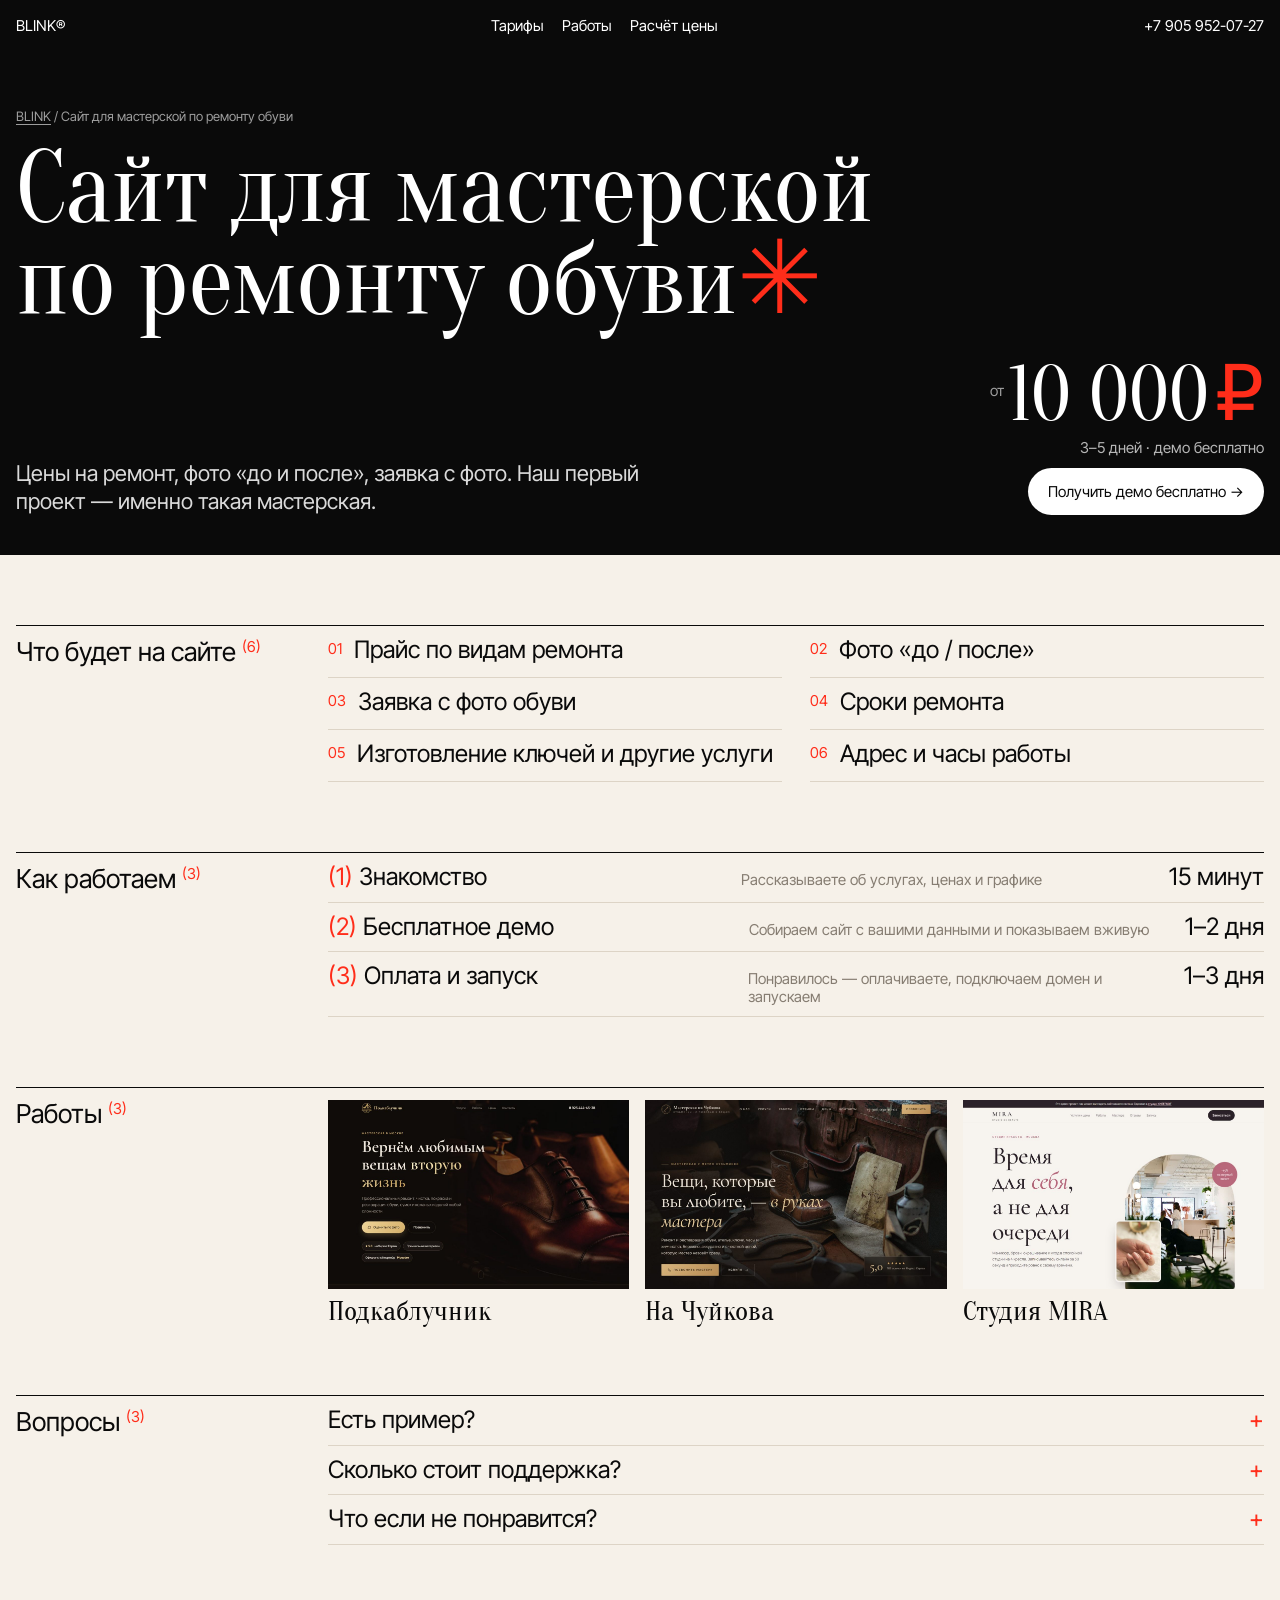
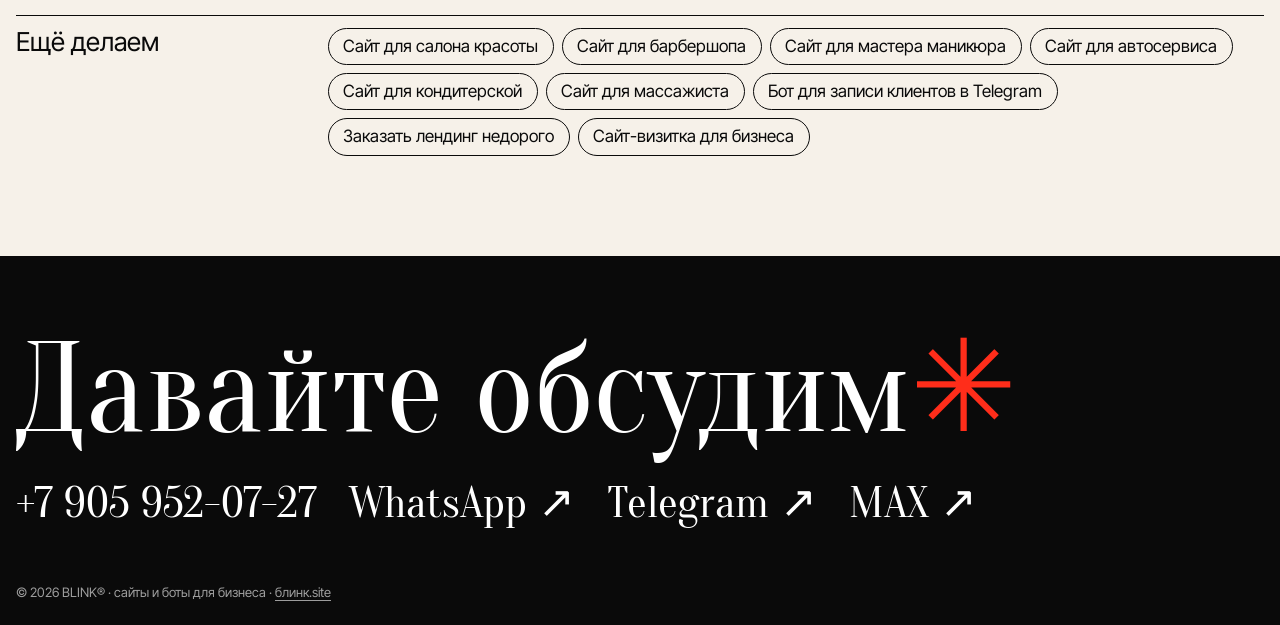
<file: sayt-dlya-remonta-obuvi/index.html>
<!doctype html>
<html lang="ru"><head>
<meta charset="utf-8"><meta name="viewport" content="width=device-width, initial-scale=1, viewport-fit=cover">
<title>Сайт для мастерской по ремонту обуви — от 10 000 ₽ за 3–5 дней | BLINK</title>
<meta name="description" content="Сайт для мастерской по ремонту обуви под ключ: цены на ремонт, фото «до и после», заявка с фото. От 10 000 ₽, 3–5 дней. Демо бесплатно — платите, когда понравилось.">
<link rel="canonical" href="https://xn--90aogcl.site/sayt-dlya-remonta-obuvi/">
<meta property="og:title" content="Сайт для мастерской по ремонту обуви — от 10 000 ₽ за 3–5 дней | BLINK"><meta property="og:description" content="Сайт для мастерской по ремонту обуви под ключ: цены на ремонт, фото «до и после», заявка с фото. От 10 000 ₽, 3–5 дней. Демо бесплатно — платите, когда понравилось.">
<meta property="og:image" content="https://xn--90aogcl.site/img/og.png"><meta property="og:url" content="https://xn--90aogcl.site/sayt-dlya-remonta-obuvi/"><meta property="og:type" content="website">
<meta name="theme-color" content="#0a0a0a">
<link rel="icon" href="data:image/svg+xml,%3Csvg xmlns='http://www.w3.org/2000/svg' viewBox='0 0 32 32'%3E%3Crect width='32' height='32' fill='%230a0a0a'/%3E%3Ctext x='16' y='24' font-family='Georgia,serif' font-size='24' text-anchor='middle' fill='%23ff2d1a'%3E%E2%9C%B3%3C/text%3E%3C/svg%3E">
<link rel="stylesheet" href="https://fonts.googleapis.com/css2?family=Oranienbaum&family=Inter+Tight:wght@400;500&display=swap">
<link rel="stylesheet" href="/css/niche.css">
<script type="application/ld+json">{"@context":"https://schema.org","@graph":[{"@type":"Service","name":"Сайт для мастерской по ремонту обуви","serviceType":"сайт для ремонта обуви","url":"https://xn--90aogcl.site/sayt-dlya-remonta-obuvi/","areaServed":"RU","provider":{"@type":"Organization","name":"BLINK","url":"https://xn--90aogcl.site/","telephone":"+79059520727"},"offers":{"@type":"Offer","price":"10000","priceCurrency":"RUB"}},{"@type":"FAQPage","mainEntity":[{"@type":"Question","name":"Есть пример?","acceptedAnswer":{"@type":"Answer","text":"Да — «Подкаблучник» и «На Чуйкова» в разделе работ ниже, откройте с телефона."}},{"@type":"Question","name":"Сколько стоит поддержка?","acceptedAnswer":{"@type":"Answer","text":"От 500 ₽ в месяц: меняем цены и чиним, если что-то сломалось."}}]},{"@type":"BreadcrumbList","itemListElement":[{"@type":"ListItem","position":1,"name":"BLINK","item":"https://xn--90aogcl.site/"},{"@type":"ListItem","position":2,"name":"Сайт для мастерской по ремонту обуви","item":"https://xn--90aogcl.site/sayt-dlya-remonta-obuvi/"}]}]}</script>
</head><body>
<header class="top"><div class="in pad"><a href="/">BLINK®</a><nav><a href="/#services">Тарифы</a><a href="/#works">Работы</a><a href="/#calc">Расчёт цены</a></nav><a href="tel:+79059520727">+7 905 952-07-27</a></div></header>
<main>
<section class="hero pad">
  <p class="crumbs"><a href="/">BLINK</a> / Сайт для мастерской по ремонту обуви</p>
  <h1>Сайт для мастерской по ремонту обуви<span class="ast">✳</span></h1>
  <div class="hrow"><p class="lead">Цены на ремонт, фото «до и после», заявка с фото. Наш первый проект — именно такая мастерская.</p>
  <div class="cta"><div class="pr"><small>от</small>10 000<i>₽</i></div><span>3–5 дней · демо бесплатно</span>
  <a class="go" href="https://wa.me/79059520727?text=%D0%97%D0%B4%D1%80%D0%B0%D0%B2%D1%81%D1%82%D0%B2%D1%83%D0%B9%D1%82%D0%B5!%20%D0%A5%D0%BE%D1%87%D1%83%3A%20%D1%81%D0%B0%D0%B9%D1%82%20%D0%B4%D0%BB%D1%8F%20%D0%BC%D0%B0%D1%81%D1%82%D0%B5%D1%80%D1%81%D0%BA%D0%BE%D0%B9%20%D0%BF%D0%BE%20%D1%80%D0%B5%D0%BC%D0%BE%D0%BD%D1%82%D1%83%20%D0%BE%D0%B1%D1%83%D0%B2%D0%B8.%20%D0%9C%D0%BE%D0%B6%D0%BD%D0%BE%20%D0%B1%D0%B5%D1%81%D0%BF%D0%BB%D0%B0%D1%82%D0%BD%D0%BE%D0%B5%20%D0%B4%D0%B5%D0%BC%D0%BE%3F" target="_blank" rel="noopener">Получить демо бесплатно →</a></div></div>
</section>
<section class="blk pad"><div class="idx"><div class="k">Что будет на сайте <small>(6)</small></div>
  <ol class="items"><li><i>01</i>Прайс по видам ремонта</li><li><i>02</i>Фото «до / после»</li><li><i>03</i>Заявка с фото обуви</li><li><i>04</i>Сроки ремонта</li><li><i>05</i>Изготовление ключей и другие услуги</li><li><i>06</i>Адрес и часы работы</li></ol></div></section>
<section class="blk pad"><div class="idx"><div class="k">Как работаем <small>(3)</small></div><div class="rows">
  <div class="r1"><b><i class="n">(1)</i> Знакомство</b><span>Рассказываете об услугах, ценах и графике</span><em>15 минут</em></div>
  <div class="r1"><b><i class="n">(2)</i> Бесплатное демо</b><span>Собираем сайт с вашими данными и показываем вживую</span><em>1–2 дня</em></div>
  <div class="r1"><b><i class="n">(3)</i> Оплата и запуск</b><span>Понравилось — оплачиваете, подключаем домен и запускаем</span><em>1–3 дня</em></div>
</div></div></section>
<section class="blk pad"><div class="idx"><div class="k">Работы <small>(3)</small></div><div class="works">
  <a href="https://k41705594-boop.github.io/podkabluchnik/" target="_blank" rel="noopener"><img src="/img/podkabluchnik.jpg" alt="Сайт мастерской «Подкаблучник»" loading="lazy"><span>Подкаблучник</span></a>
  <a href="https://k41705594-boop.github.io/masterskaya-chuykova/" target="_blank" rel="noopener"><img src="/img/masterskaya-chuykova.jpg" alt="Сайт мастерской «На Чуйкова»" loading="lazy"><span>На Чуйкова</span></a>
  <a href="https://k41705594-boop.github.io/mira-beauty/" target="_blank" rel="noopener"><img src="/img/mira-beauty.jpg" alt="Сайт студии красоты MIRA" loading="lazy"><span>Студия MIRA</span></a>
</div></div></section>
<section class="blk pad"><div class="idx"><div class="k">Вопросы <small>(3)</small></div><div class="rows">
  <details><summary>Есть пример?</summary><p>Да — «Подкаблучник» и «На Чуйкова» в разделе работ ниже, откройте с телефона.</p></details>
  <details><summary>Сколько стоит поддержка?</summary><p>От 500 ₽ в месяц: меняем цены и чиним, если что-то сломалось.</p></details>
  <details><summary>Что если не понравится?</summary><p>Демо бесплатное. Не понравилось — ничего не платите. Работаем онлайн с любым городом России.</p></details>
</div></div></section>
<section class="blk pad"><div class="idx"><div class="k">Ещё делаем</div><div class="more"><a href="/sayt-dlya-salona-krasoty/">Сайт для салона красоты</a><a href="/sayt-dlya-barbershopa/">Сайт для барбершопа</a><a href="/sayt-dlya-manikyura/">Сайт для мастера маникюра</a><a href="/sayt-dlya-avtoservisa/">Сайт для автосервиса</a><a href="/sayt-dlya-konditerskoy/">Сайт для кондитерской</a><a href="/sayt-dlya-massazhista/">Сайт для массажиста</a><a href="/bot-dlya-zapisi-klientov/">Бот для записи клиентов в Telegram</a><a href="/zakazat-lending/">Заказать лендинг недорого</a><a href="/sayt-vizitka/">Сайт-визитка для бизнеса</a></div></div></section>
</main>
<footer class="foot pad"><h2>Давайте обсудим<span class="ast">✳</span></h2>
  <p class="links"><a href="tel:+79059520727">+7 905 952-07-27</a><a href="https://wa.me/79059520727" target="_blank" rel="noopener">WhatsApp ↗</a><a href="https://t.me/sibir_21" target="_blank" rel="noopener">Telegram ↗</a><a href="https://max.ru/" target="_blank" rel="noopener">MAX ↗</a></p>
  <p class="legal">© 2026 BLINK® · сайты и боты для бизнеса · <a href="/">блинк.site</a></p></footer>
<a class="fab" href="https://wa.me/79059520727?text=%D0%97%D0%B4%D1%80%D0%B0%D0%B2%D1%81%D1%82%D0%B2%D1%83%D0%B9%D1%82%D0%B5!%20%D0%A5%D0%BE%D1%87%D1%83%3A%20%D1%81%D0%B0%D0%B9%D1%82%20%D0%B4%D0%BB%D1%8F%20%D0%BC%D0%B0%D1%81%D1%82%D0%B5%D1%80%D1%81%D0%BA%D0%BE%D0%B9%20%D0%BF%D0%BE%20%D1%80%D0%B5%D0%BC%D0%BE%D0%BD%D1%82%D1%83%20%D0%BE%D0%B1%D1%83%D0%B2%D0%B8.%20%D0%9C%D0%BE%D0%B6%D0%BD%D0%BE%20%D0%B1%D0%B5%D1%81%D0%BF%D0%BB%D0%B0%D1%82%D0%BD%D0%BE%D0%B5%20%D0%B4%D0%B5%D0%BC%D0%BE%3F" target="_blank" rel="noopener">Написать в WhatsApp ↗</a>
</body></html>
</file>
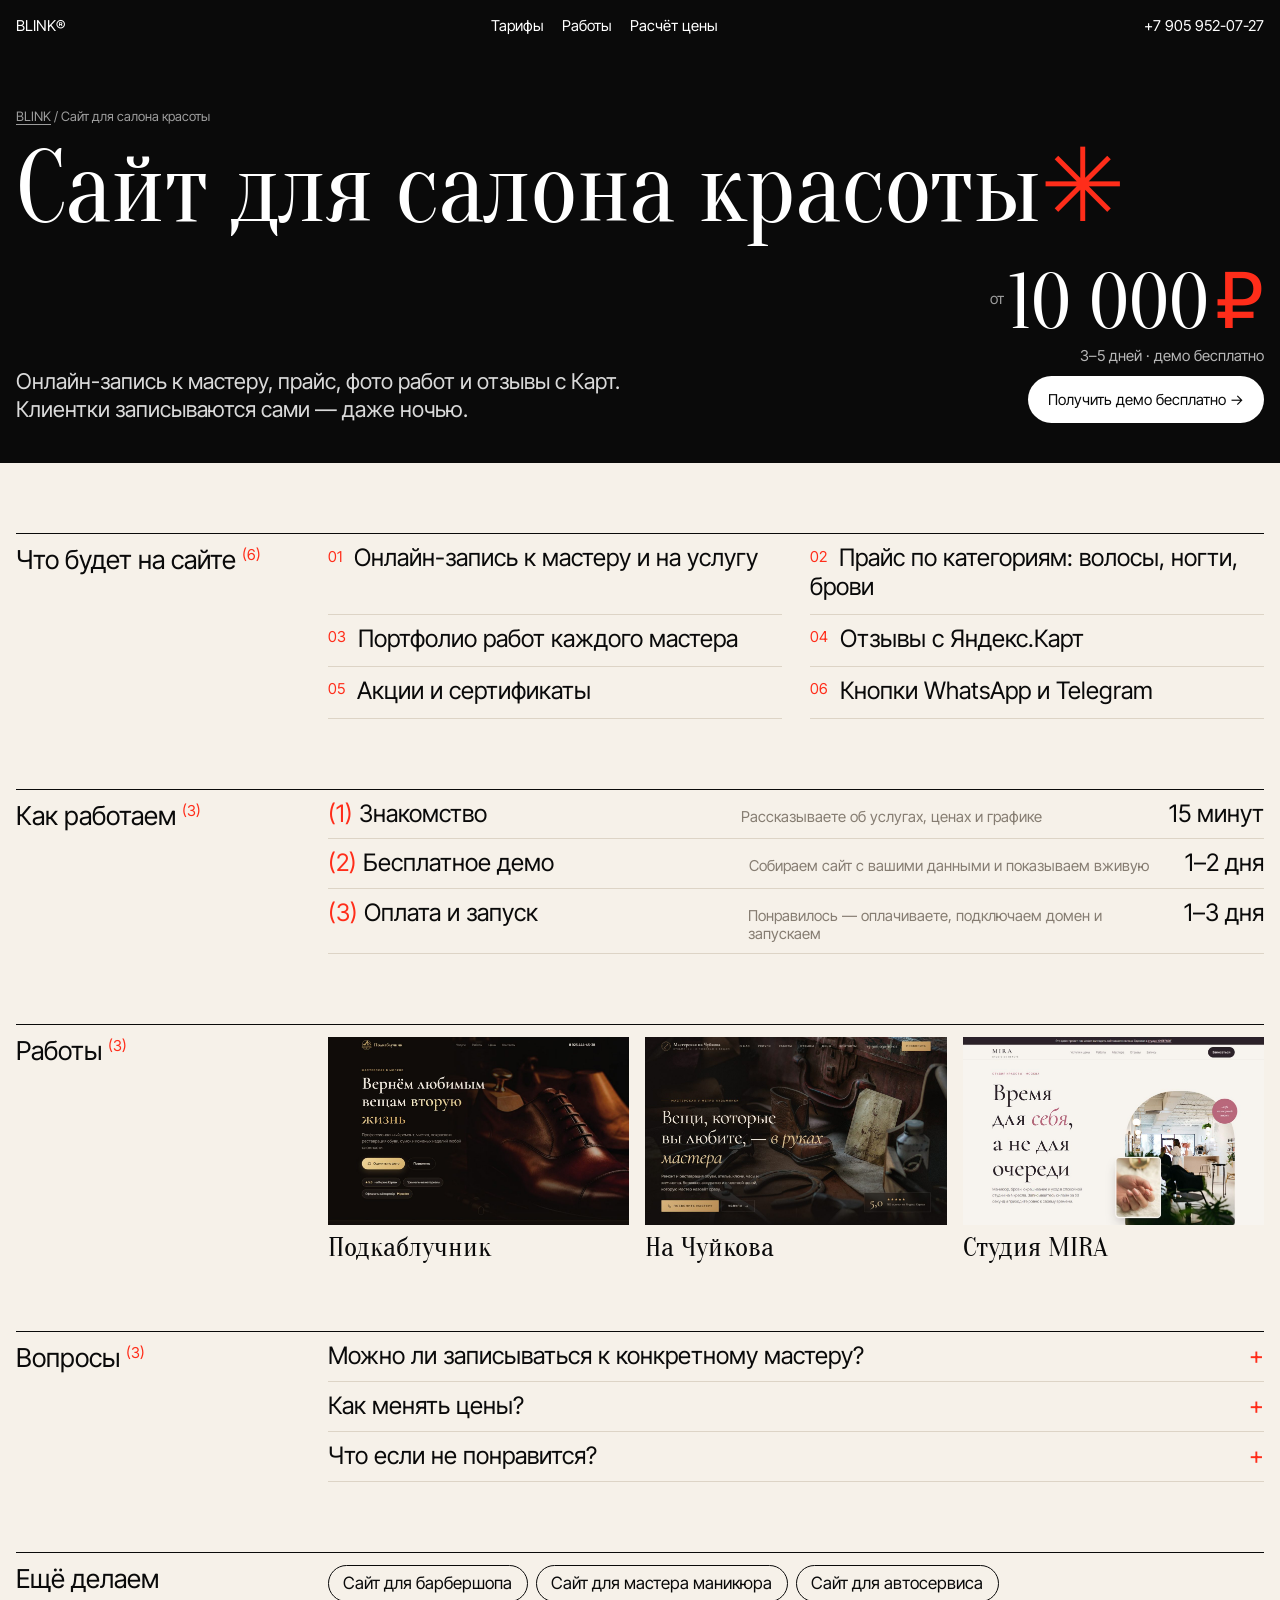
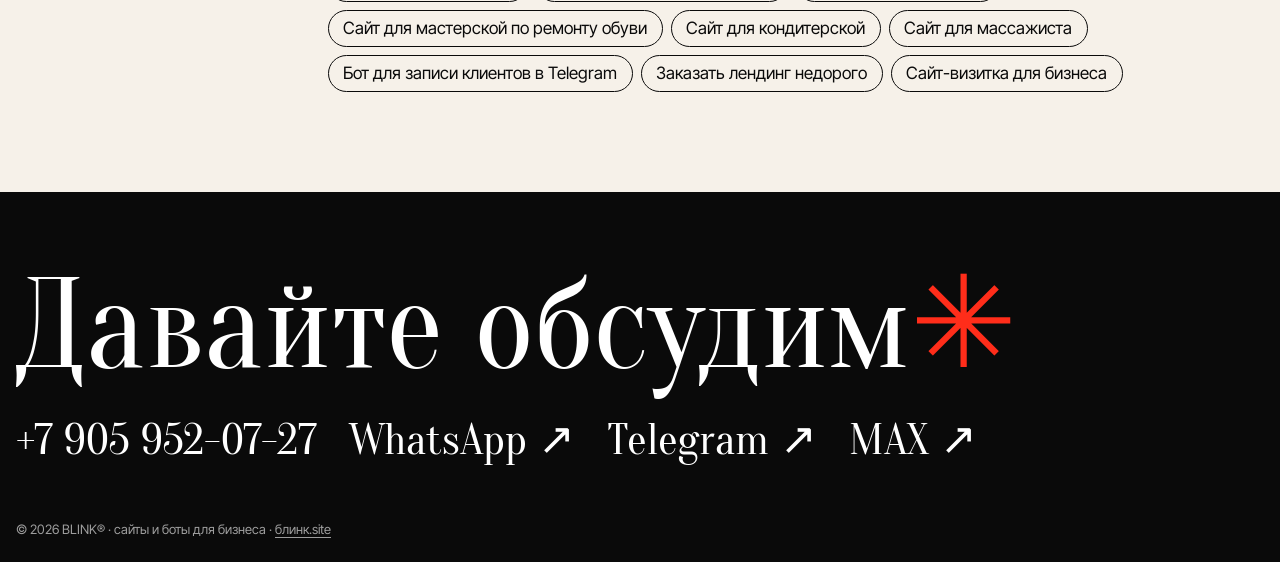
<file: sayt-dlya-salona-krasoty/index.html>
<!doctype html>
<html lang="ru"><head>
<meta charset="utf-8"><meta name="viewport" content="width=device-width, initial-scale=1, viewport-fit=cover">
<title>Сайт для салона красоты — от 10 000 ₽ за 3–5 дней | BLINK</title>
<meta name="description" content="Сайт для салона красоты под ключ: онлайн-запись к мастеру, прайс, фото работ и отзывы с карт. От 10 000 ₽, 3–5 дней. Демо бесплатно — платите, когда понравилось.">
<link rel="canonical" href="https://xn--90aogcl.site/sayt-dlya-salona-krasoty/">
<meta property="og:title" content="Сайт для салона красоты — от 10 000 ₽ за 3–5 дней | BLINK"><meta property="og:description" content="Сайт для салона красоты под ключ: онлайн-запись к мастеру, прайс, фото работ и отзывы с карт. От 10 000 ₽, 3–5 дней. Демо бесплатно — платите, когда понравилось.">
<meta property="og:image" content="https://xn--90aogcl.site/img/og.png"><meta property="og:url" content="https://xn--90aogcl.site/sayt-dlya-salona-krasoty/"><meta property="og:type" content="website">
<meta name="theme-color" content="#0a0a0a">
<link rel="icon" href="data:image/svg+xml,%3Csvg xmlns='http://www.w3.org/2000/svg' viewBox='0 0 32 32'%3E%3Crect width='32' height='32' fill='%230a0a0a'/%3E%3Ctext x='16' y='24' font-family='Georgia,serif' font-size='24' text-anchor='middle' fill='%23ff2d1a'%3E%E2%9C%B3%3C/text%3E%3C/svg%3E">
<link rel="stylesheet" href="https://fonts.googleapis.com/css2?family=Oranienbaum&family=Inter+Tight:wght@400;500&display=swap">
<link rel="stylesheet" href="/css/niche.css">
<script type="application/ld+json">{"@context":"https://schema.org","@graph":[{"@type":"Service","name":"Сайт для салона красоты","serviceType":"сайт для салона красоты","url":"https://xn--90aogcl.site/sayt-dlya-salona-krasoty/","areaServed":"RU","provider":{"@type":"Organization","name":"BLINK","url":"https://xn--90aogcl.site/","telephone":"+79059520727"},"offers":{"@type":"Offer","price":"10000","priceCurrency":"RUB"}},{"@type":"FAQPage","mainEntity":[{"@type":"Question","name":"Можно ли записываться к конкретному мастеру?","acceptedAnswer":{"@type":"Answer","text":"Да: клиент выбирает мастера, услугу и свободное время, а вам приходит уведомление."}},{"@type":"Question","name":"Как менять цены?","acceptedAnswer":{"@type":"Answer","text":"Покажем за 10 минут, или напишите нам — поменяем в тот же день."}}]},{"@type":"BreadcrumbList","itemListElement":[{"@type":"ListItem","position":1,"name":"BLINK","item":"https://xn--90aogcl.site/"},{"@type":"ListItem","position":2,"name":"Сайт для салона красоты","item":"https://xn--90aogcl.site/sayt-dlya-salona-krasoty/"}]}]}</script>
</head><body>
<header class="top"><div class="in pad"><a href="/">BLINK®</a><nav><a href="/#services">Тарифы</a><a href="/#works">Работы</a><a href="/#calc">Расчёт цены</a></nav><a href="tel:+79059520727">+7 905 952-07-27</a></div></header>
<main>
<section class="hero pad">
  <p class="crumbs"><a href="/">BLINK</a> / Сайт для салона красоты</p>
  <h1>Сайт для салона красоты<span class="ast">✳</span></h1>
  <div class="hrow"><p class="lead">Онлайн-запись к мастеру, прайс, фото работ и отзывы с Карт. Клиентки записываются сами — даже ночью.</p>
  <div class="cta"><div class="pr"><small>от</small>10 000<i>₽</i></div><span>3–5 дней · демо бесплатно</span>
  <a class="go" href="https://wa.me/79059520727?text=%D0%97%D0%B4%D1%80%D0%B0%D0%B2%D1%81%D1%82%D0%B2%D1%83%D0%B9%D1%82%D0%B5!%20%D0%A5%D0%BE%D1%87%D1%83%3A%20%D1%81%D0%B0%D0%B9%D1%82%20%D0%B4%D0%BB%D1%8F%20%D1%81%D0%B0%D0%BB%D0%BE%D0%BD%D0%B0%20%D0%BA%D1%80%D0%B0%D1%81%D0%BE%D1%82%D1%8B.%20%D0%9C%D0%BE%D0%B6%D0%BD%D0%BE%20%D0%B1%D0%B5%D1%81%D0%BF%D0%BB%D0%B0%D1%82%D0%BD%D0%BE%D0%B5%20%D0%B4%D0%B5%D0%BC%D0%BE%3F" target="_blank" rel="noopener">Получить демо бесплатно →</a></div></div>
</section>
<section class="blk pad"><div class="idx"><div class="k">Что будет на сайте <small>(6)</small></div>
  <ol class="items"><li><i>01</i>Онлайн-запись к мастеру и на услугу</li><li><i>02</i>Прайс по категориям: волосы, ногти, брови</li><li><i>03</i>Портфолио работ каждого мастера</li><li><i>04</i>Отзывы с Яндекс.Карт</li><li><i>05</i>Акции и сертификаты</li><li><i>06</i>Кнопки WhatsApp и Telegram</li></ol></div></section>
<section class="blk pad"><div class="idx"><div class="k">Как работаем <small>(3)</small></div><div class="rows">
  <div class="r1"><b><i class="n">(1)</i> Знакомство</b><span>Рассказываете об услугах, ценах и графике</span><em>15 минут</em></div>
  <div class="r1"><b><i class="n">(2)</i> Бесплатное демо</b><span>Собираем сайт с вашими данными и показываем вживую</span><em>1–2 дня</em></div>
  <div class="r1"><b><i class="n">(3)</i> Оплата и запуск</b><span>Понравилось — оплачиваете, подключаем домен и запускаем</span><em>1–3 дня</em></div>
</div></div></section>
<section class="blk pad"><div class="idx"><div class="k">Работы <small>(3)</small></div><div class="works">
  <a href="https://k41705594-boop.github.io/podkabluchnik/" target="_blank" rel="noopener"><img src="/img/podkabluchnik.jpg" alt="Сайт мастерской «Подкаблучник»" loading="lazy"><span>Подкаблучник</span></a>
  <a href="https://k41705594-boop.github.io/masterskaya-chuykova/" target="_blank" rel="noopener"><img src="/img/masterskaya-chuykova.jpg" alt="Сайт мастерской «На Чуйкова»" loading="lazy"><span>На Чуйкова</span></a>
  <a href="https://k41705594-boop.github.io/mira-beauty/" target="_blank" rel="noopener"><img src="/img/mira-beauty.jpg" alt="Сайт студии красоты MIRA" loading="lazy"><span>Студия MIRA</span></a>
</div></div></section>
<section class="blk pad"><div class="idx"><div class="k">Вопросы <small>(3)</small></div><div class="rows">
  <details><summary>Можно ли записываться к конкретному мастеру?</summary><p>Да: клиент выбирает мастера, услугу и свободное время, а вам приходит уведомление.</p></details>
  <details><summary>Как менять цены?</summary><p>Покажем за 10 минут, или напишите нам — поменяем в тот же день.</p></details>
  <details><summary>Что если не понравится?</summary><p>Демо бесплатное. Не понравилось — ничего не платите. Работаем онлайн с любым городом России.</p></details>
</div></div></section>
<section class="blk pad"><div class="idx"><div class="k">Ещё делаем</div><div class="more"><a href="/sayt-dlya-barbershopa/">Сайт для барбершопа</a><a href="/sayt-dlya-manikyura/">Сайт для мастера маникюра</a><a href="/sayt-dlya-avtoservisa/">Сайт для автосервиса</a><a href="/sayt-dlya-remonta-obuvi/">Сайт для мастерской по ремонту обуви</a><a href="/sayt-dlya-konditerskoy/">Сайт для кондитерской</a><a href="/sayt-dlya-massazhista/">Сайт для массажиста</a><a href="/bot-dlya-zapisi-klientov/">Бот для записи клиентов в Telegram</a><a href="/zakazat-lending/">Заказать лендинг недорого</a><a href="/sayt-vizitka/">Сайт-визитка для бизнеса</a></div></div></section>
</main>
<footer class="foot pad"><h2>Давайте обсудим<span class="ast">✳</span></h2>
  <p class="links"><a href="tel:+79059520727">+7 905 952-07-27</a><a href="https://wa.me/79059520727" target="_blank" rel="noopener">WhatsApp ↗</a><a href="https://t.me/sibir_21" target="_blank" rel="noopener">Telegram ↗</a><a href="https://max.ru/" target="_blank" rel="noopener">MAX ↗</a></p>
  <p class="legal">© 2026 BLINK® · сайты и боты для бизнеса · <a href="/">блинк.site</a></p></footer>
<a class="fab" href="https://wa.me/79059520727?text=%D0%97%D0%B4%D1%80%D0%B0%D0%B2%D1%81%D1%82%D0%B2%D1%83%D0%B9%D1%82%D0%B5!%20%D0%A5%D0%BE%D1%87%D1%83%3A%20%D1%81%D0%B0%D0%B9%D1%82%20%D0%B4%D0%BB%D1%8F%20%D1%81%D0%B0%D0%BB%D0%BE%D0%BD%D0%B0%20%D0%BA%D1%80%D0%B0%D1%81%D0%BE%D1%82%D1%8B.%20%D0%9C%D0%BE%D0%B6%D0%BD%D0%BE%20%D0%B1%D0%B5%D1%81%D0%BF%D0%BB%D0%B0%D1%82%D0%BD%D0%BE%D0%B5%20%D0%B4%D0%B5%D0%BC%D0%BE%3F" target="_blank" rel="noopener">Написать в WhatsApp ↗</a>
</body></html>
</file>
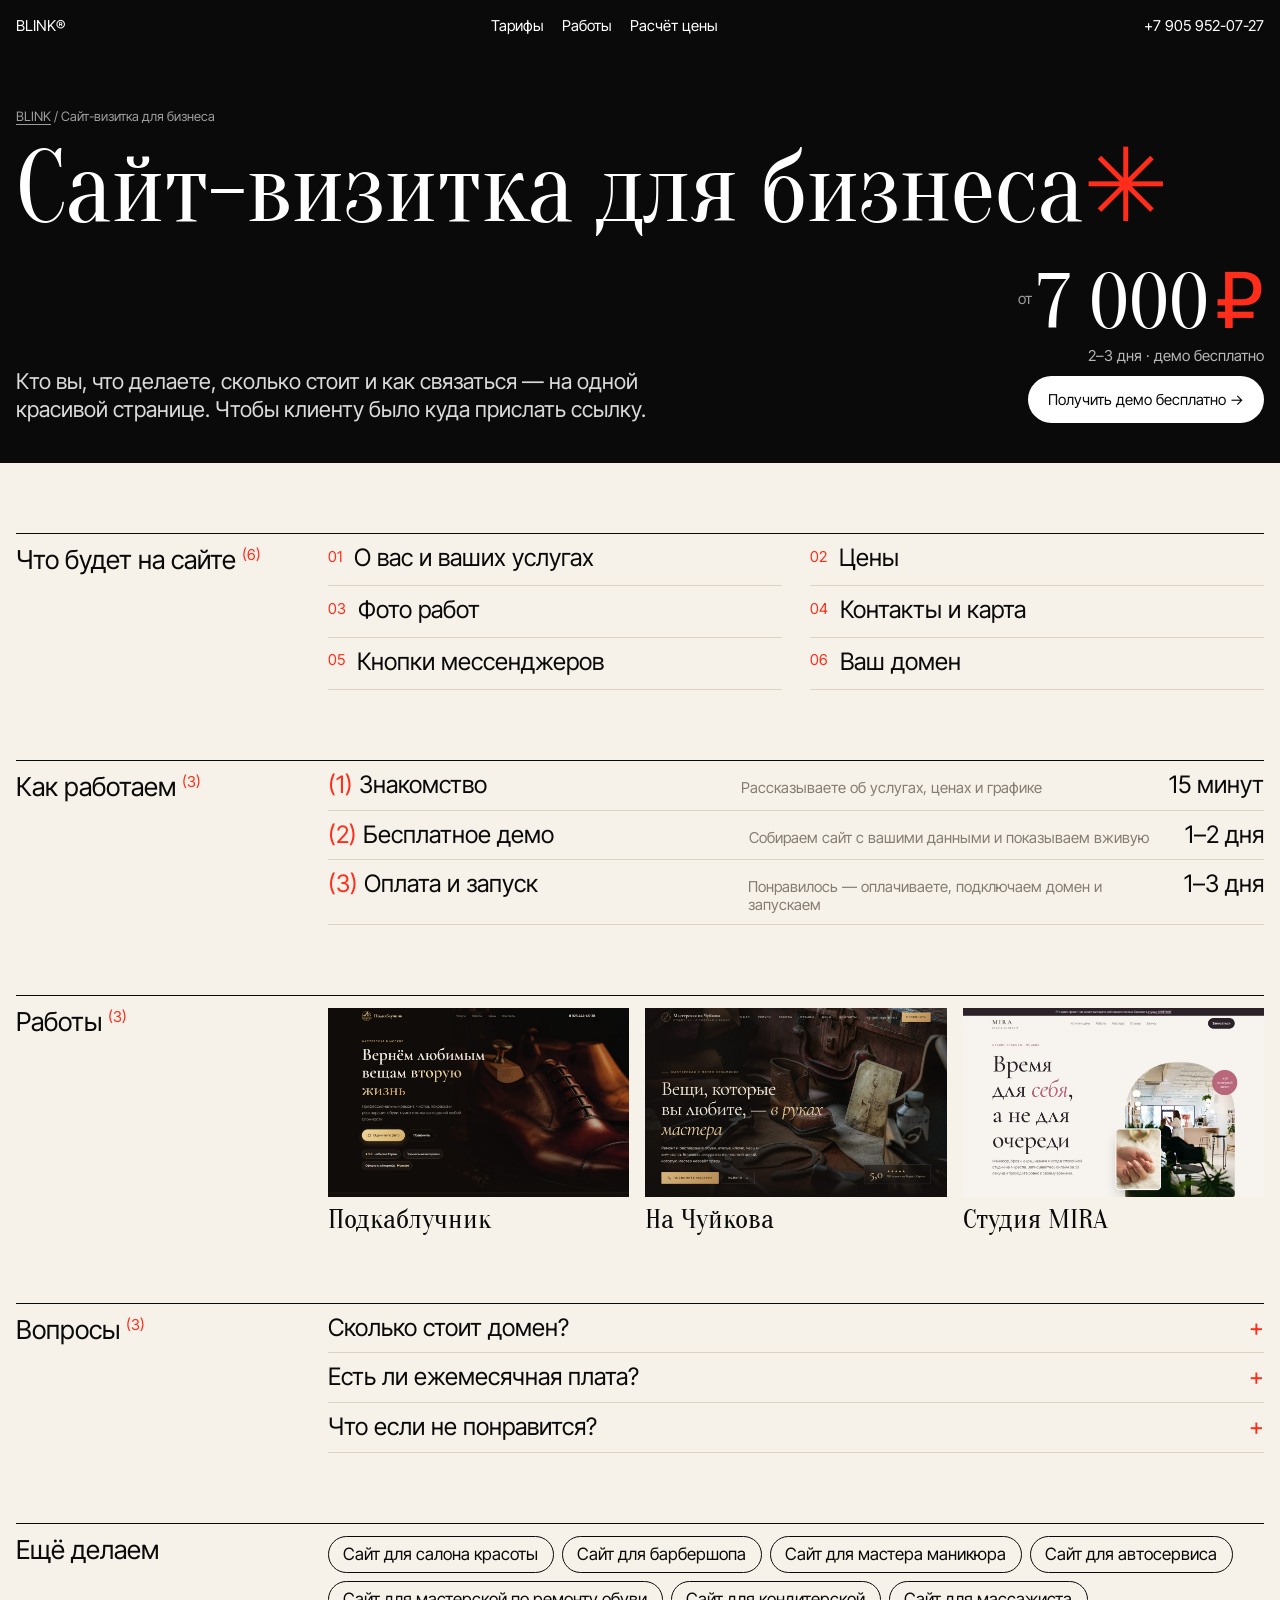
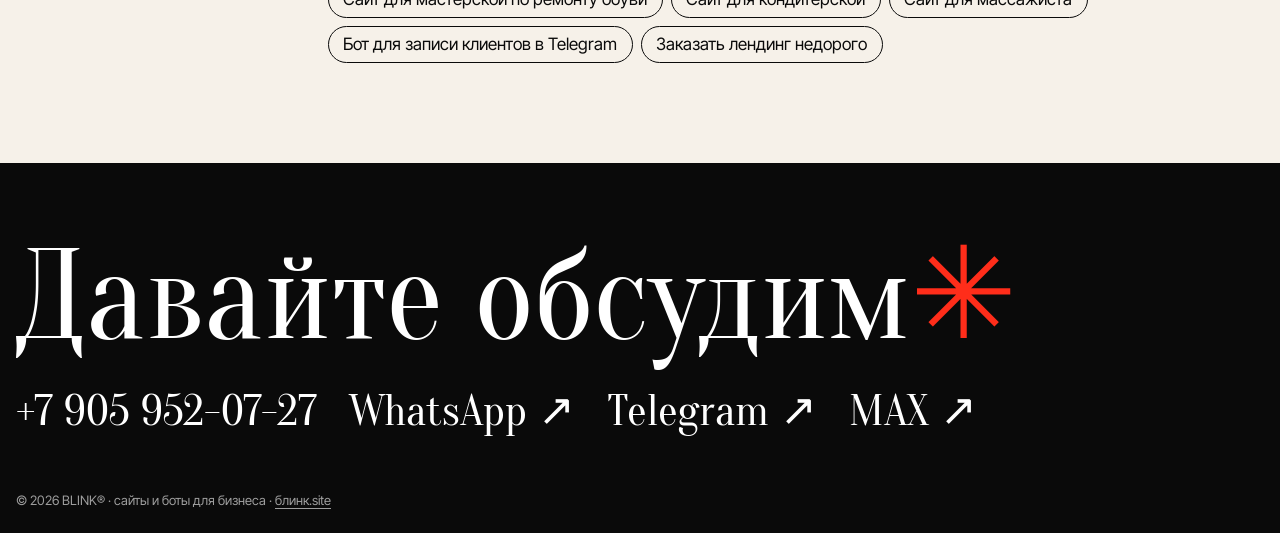
<file: sayt-vizitka/index.html>
<!doctype html>
<html lang="ru"><head>
<meta charset="utf-8"><meta name="viewport" content="width=device-width, initial-scale=1, viewport-fit=cover">
<title>Сайт-визитка для бизнеса — от 7 000 ₽ за 2–3 дня | BLINK</title>
<meta name="description" content="Сайт-визитка для бизнеса под ключ: кто вы, что делаете, сколько стоит и как связаться — на одной красивой странице. От 7 000 ₽, 2–3 дня. Демо бесплатно — платите, когда понравилось.">
<link rel="canonical" href="https://xn--90aogcl.site/sayt-vizitka/">
<meta property="og:title" content="Сайт-визитка для бизнеса — от 7 000 ₽ за 2–3 дня | BLINK"><meta property="og:description" content="Сайт-визитка для бизнеса под ключ: кто вы, что делаете, сколько стоит и как связаться — на одной красивой странице. От 7 000 ₽, 2–3 дня. Демо бесплатно — платите, когда понравилось.">
<meta property="og:image" content="https://xn--90aogcl.site/img/og.png"><meta property="og:url" content="https://xn--90aogcl.site/sayt-vizitka/"><meta property="og:type" content="website">
<meta name="theme-color" content="#0a0a0a">
<link rel="icon" href="data:image/svg+xml,%3Csvg xmlns='http://www.w3.org/2000/svg' viewBox='0 0 32 32'%3E%3Crect width='32' height='32' fill='%230a0a0a'/%3E%3Ctext x='16' y='24' font-family='Georgia,serif' font-size='24' text-anchor='middle' fill='%23ff2d1a'%3E%E2%9C%B3%3C/text%3E%3C/svg%3E">
<link rel="stylesheet" href="https://fonts.googleapis.com/css2?family=Oranienbaum&family=Inter+Tight:wght@400;500&display=swap">
<link rel="stylesheet" href="/css/niche.css">
<script type="application/ld+json">{"@context":"https://schema.org","@graph":[{"@type":"Service","name":"Сайт-визитка для бизнеса","serviceType":"сайт-визитка","url":"https://xn--90aogcl.site/sayt-vizitka/","areaServed":"RU","provider":{"@type":"Organization","name":"BLINK","url":"https://xn--90aogcl.site/","telephone":"+79059520727"},"offers":{"@type":"Offer","price":"7000","priceCurrency":"RUB"}},{"@type":"FAQPage","mainEntity":[{"@type":"Question","name":"Сколько стоит домен?","acceptedAnswer":{"@type":"Answer","text":"Обычно 200–900 ₽ в год, поможем выбрать и подключить."}},{"@type":"Question","name":"Есть ли ежемесячная плата?","acceptedAnswer":{"@type":"Answer","text":"Нет, сайт оплачивается один раз. Поддержка — по желанию."}}]},{"@type":"BreadcrumbList","itemListElement":[{"@type":"ListItem","position":1,"name":"BLINK","item":"https://xn--90aogcl.site/"},{"@type":"ListItem","position":2,"name":"Сайт-визитка для бизнеса","item":"https://xn--90aogcl.site/sayt-vizitka/"}]}]}</script>
</head><body>
<header class="top"><div class="in pad"><a href="/">BLINK®</a><nav><a href="/#services">Тарифы</a><a href="/#works">Работы</a><a href="/#calc">Расчёт цены</a></nav><a href="tel:+79059520727">+7 905 952-07-27</a></div></header>
<main>
<section class="hero pad">
  <p class="crumbs"><a href="/">BLINK</a> / Сайт-визитка для бизнеса</p>
  <h1>Сайт-визитка для бизнеса<span class="ast">✳</span></h1>
  <div class="hrow"><p class="lead">Кто вы, что делаете, сколько стоит и как связаться — на одной красивой странице. Чтобы клиенту было куда прислать ссылку.</p>
  <div class="cta"><div class="pr"><small>от</small>7 000<i>₽</i></div><span>2–3 дня · демо бесплатно</span>
  <a class="go" href="https://wa.me/79059520727?text=%D0%97%D0%B4%D1%80%D0%B0%D0%B2%D1%81%D1%82%D0%B2%D1%83%D0%B9%D1%82%D0%B5!%20%D0%A5%D0%BE%D1%87%D1%83%3A%20%D1%81%D0%B0%D0%B9%D1%82-%D0%B2%D0%B8%D0%B7%D0%B8%D1%82%D0%BA%D0%B0%20%D0%B4%D0%BB%D1%8F%20%D0%B1%D0%B8%D0%B7%D0%BD%D0%B5%D1%81%D0%B0.%20%D0%9C%D0%BE%D0%B6%D0%BD%D0%BE%20%D0%B1%D0%B5%D1%81%D0%BF%D0%BB%D0%B0%D1%82%D0%BD%D0%BE%D0%B5%20%D0%B4%D0%B5%D0%BC%D0%BE%3F" target="_blank" rel="noopener">Получить демо бесплатно →</a></div></div>
</section>
<section class="blk pad"><div class="idx"><div class="k">Что будет на сайте <small>(6)</small></div>
  <ol class="items"><li><i>01</i>О вас и ваших услугах</li><li><i>02</i>Цены</li><li><i>03</i>Фото работ</li><li><i>04</i>Контакты и карта</li><li><i>05</i>Кнопки мессенджеров</li><li><i>06</i>Ваш домен</li></ol></div></section>
<section class="blk pad"><div class="idx"><div class="k">Как работаем <small>(3)</small></div><div class="rows">
  <div class="r1"><b><i class="n">(1)</i> Знакомство</b><span>Рассказываете об услугах, ценах и графике</span><em>15 минут</em></div>
  <div class="r1"><b><i class="n">(2)</i> Бесплатное демо</b><span>Собираем сайт с вашими данными и показываем вживую</span><em>1–2 дня</em></div>
  <div class="r1"><b><i class="n">(3)</i> Оплата и запуск</b><span>Понравилось — оплачиваете, подключаем домен и запускаем</span><em>1–3 дня</em></div>
</div></div></section>
<section class="blk pad"><div class="idx"><div class="k">Работы <small>(3)</small></div><div class="works">
  <a href="https://k41705594-boop.github.io/podkabluchnik/" target="_blank" rel="noopener"><img src="/img/podkabluchnik.jpg" alt="Сайт мастерской «Подкаблучник»" loading="lazy"><span>Подкаблучник</span></a>
  <a href="https://k41705594-boop.github.io/masterskaya-chuykova/" target="_blank" rel="noopener"><img src="/img/masterskaya-chuykova.jpg" alt="Сайт мастерской «На Чуйкова»" loading="lazy"><span>На Чуйкова</span></a>
  <a href="https://k41705594-boop.github.io/mira-beauty/" target="_blank" rel="noopener"><img src="/img/mira-beauty.jpg" alt="Сайт студии красоты MIRA" loading="lazy"><span>Студия MIRA</span></a>
</div></div></section>
<section class="blk pad"><div class="idx"><div class="k">Вопросы <small>(3)</small></div><div class="rows">
  <details><summary>Сколько стоит домен?</summary><p>Обычно 200–900 ₽ в год, поможем выбрать и подключить.</p></details>
  <details><summary>Есть ли ежемесячная плата?</summary><p>Нет, сайт оплачивается один раз. Поддержка — по желанию.</p></details>
  <details><summary>Что если не понравится?</summary><p>Демо бесплатное. Не понравилось — ничего не платите. Работаем онлайн с любым городом России.</p></details>
</div></div></section>
<section class="blk pad"><div class="idx"><div class="k">Ещё делаем</div><div class="more"><a href="/sayt-dlya-salona-krasoty/">Сайт для салона красоты</a><a href="/sayt-dlya-barbershopa/">Сайт для барбершопа</a><a href="/sayt-dlya-manikyura/">Сайт для мастера маникюра</a><a href="/sayt-dlya-avtoservisa/">Сайт для автосервиса</a><a href="/sayt-dlya-remonta-obuvi/">Сайт для мастерской по ремонту обуви</a><a href="/sayt-dlya-konditerskoy/">Сайт для кондитерской</a><a href="/sayt-dlya-massazhista/">Сайт для массажиста</a><a href="/bot-dlya-zapisi-klientov/">Бот для записи клиентов в Telegram</a><a href="/zakazat-lending/">Заказать лендинг недорого</a></div></div></section>
</main>
<footer class="foot pad"><h2>Давайте обсудим<span class="ast">✳</span></h2>
  <p class="links"><a href="tel:+79059520727">+7 905 952-07-27</a><a href="https://wa.me/79059520727" target="_blank" rel="noopener">WhatsApp ↗</a><a href="https://t.me/sibir_21" target="_blank" rel="noopener">Telegram ↗</a><a href="https://max.ru/" target="_blank" rel="noopener">MAX ↗</a></p>
  <p class="legal">© 2026 BLINK® · сайты и боты для бизнеса · <a href="/">блинк.site</a></p></footer>
<a class="fab" href="https://wa.me/79059520727?text=%D0%97%D0%B4%D1%80%D0%B0%D0%B2%D1%81%D1%82%D0%B2%D1%83%D0%B9%D1%82%D0%B5!%20%D0%A5%D0%BE%D1%87%D1%83%3A%20%D1%81%D0%B0%D0%B9%D1%82-%D0%B2%D0%B8%D0%B7%D0%B8%D1%82%D0%BA%D0%B0%20%D0%B4%D0%BB%D1%8F%20%D0%B1%D0%B8%D0%B7%D0%BD%D0%B5%D1%81%D0%B0.%20%D0%9C%D0%BE%D0%B6%D0%BD%D0%BE%20%D0%B1%D0%B5%D1%81%D0%BF%D0%BB%D0%B0%D1%82%D0%BD%D0%BE%D0%B5%20%D0%B4%D0%B5%D0%BC%D0%BE%3F" target="_blank" rel="noopener">Написать в WhatsApp ↗</a>
</body></html>
</file>
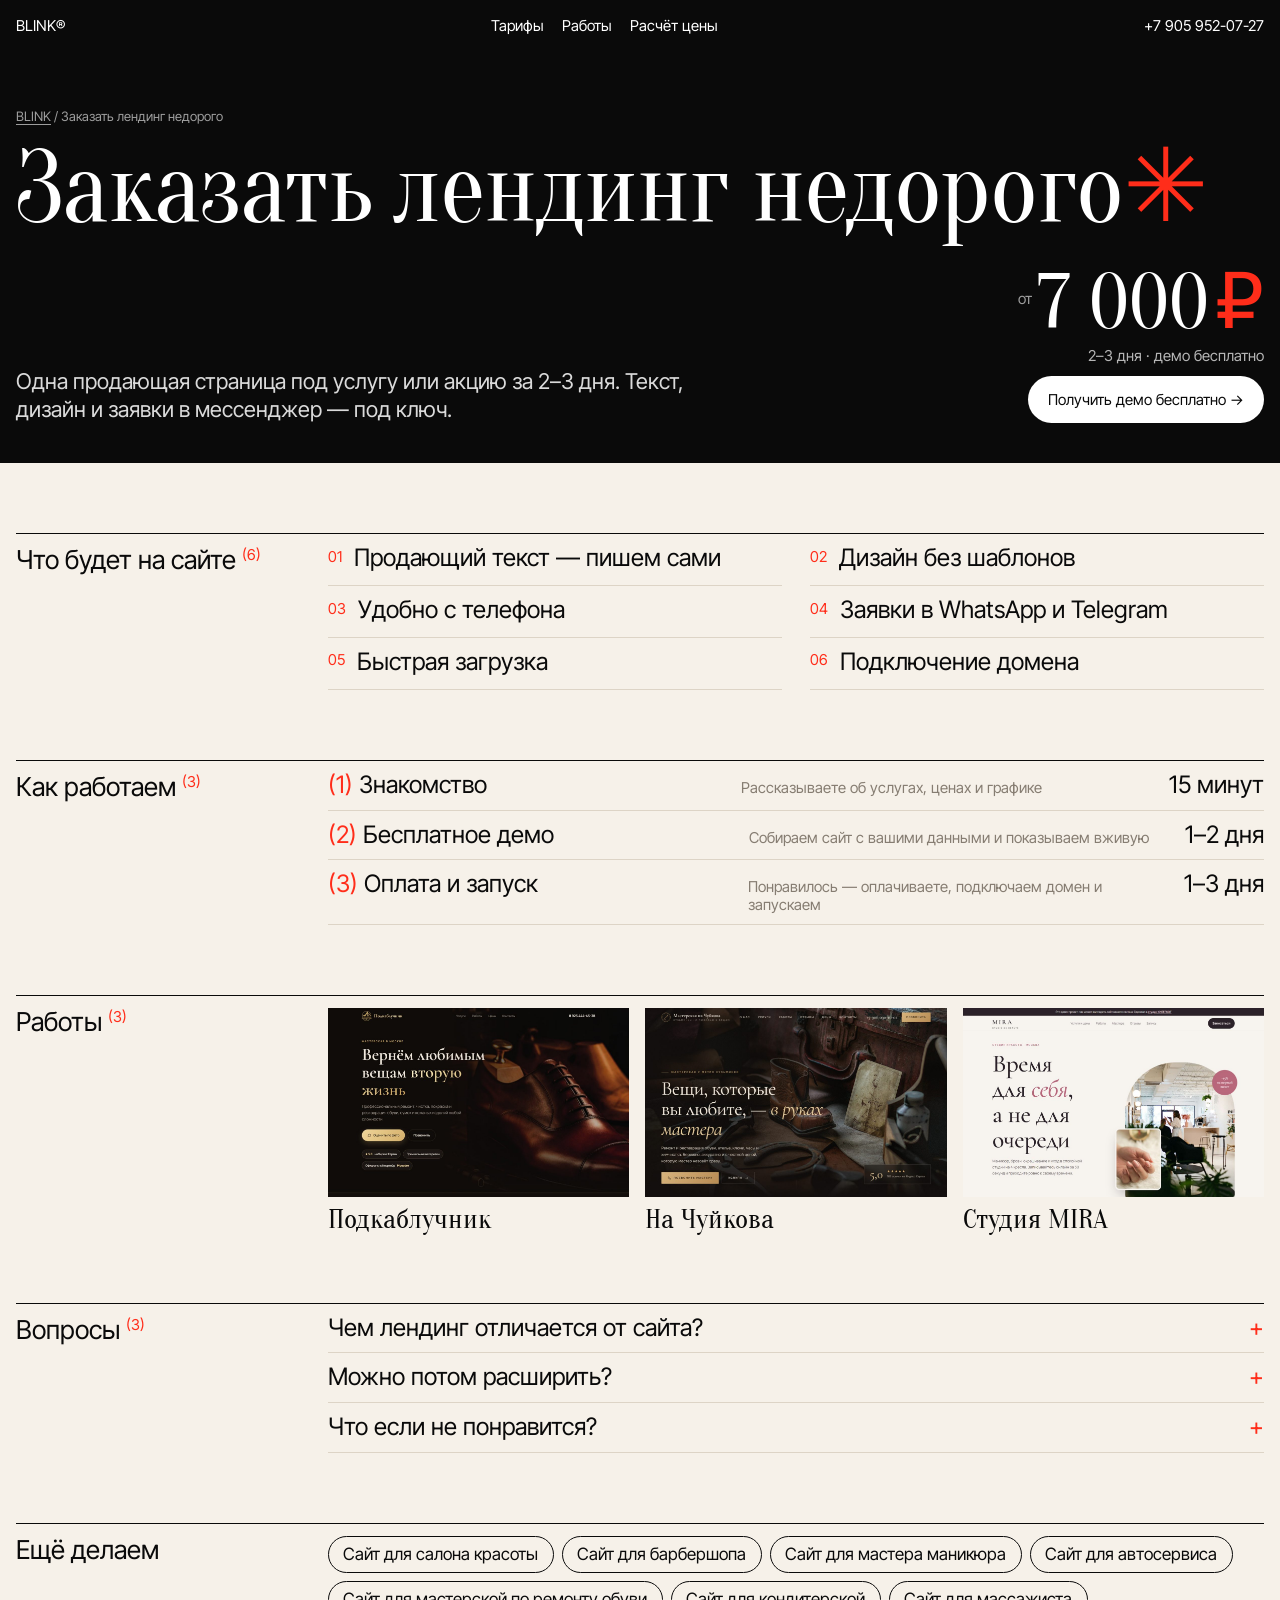
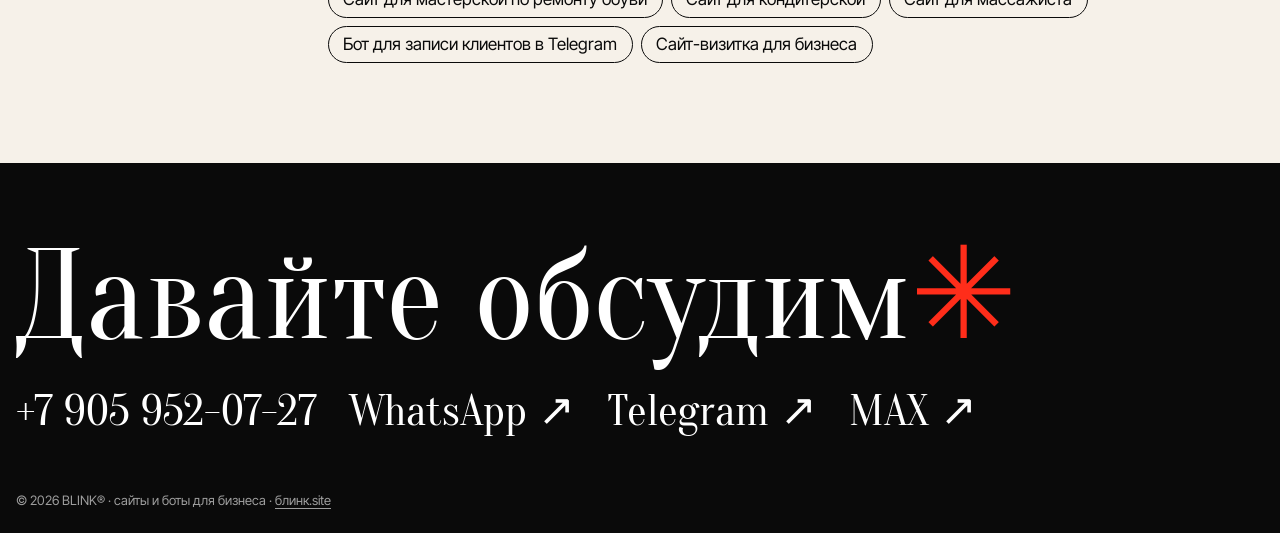
<file: zakazat-lending/index.html>
<!doctype html>
<html lang="ru"><head>
<meta charset="utf-8"><meta name="viewport" content="width=device-width, initial-scale=1, viewport-fit=cover">
<title>Заказать лендинг недорого — от 7 000 ₽ за 2–3 дня | BLINK</title>
<meta name="description" content="Заказать лендинг недорого под ключ: одна продающая страница под услугу или акцию за 2–3 дня. От 7 000 ₽, 2–3 дня. Демо бесплатно — платите, когда понравилось.">
<link rel="canonical" href="https://xn--90aogcl.site/zakazat-lending/">
<meta property="og:title" content="Заказать лендинг недорого — от 7 000 ₽ за 2–3 дня | BLINK"><meta property="og:description" content="Заказать лендинг недорого под ключ: одна продающая страница под услугу или акцию за 2–3 дня. От 7 000 ₽, 2–3 дня. Демо бесплатно — платите, когда понравилось.">
<meta property="og:image" content="https://xn--90aogcl.site/img/og.png"><meta property="og:url" content="https://xn--90aogcl.site/zakazat-lending/"><meta property="og:type" content="website">
<meta name="theme-color" content="#0a0a0a">
<link rel="icon" href="data:image/svg+xml,%3Csvg xmlns='http://www.w3.org/2000/svg' viewBox='0 0 32 32'%3E%3Crect width='32' height='32' fill='%230a0a0a'/%3E%3Ctext x='16' y='24' font-family='Georgia,serif' font-size='24' text-anchor='middle' fill='%23ff2d1a'%3E%E2%9C%B3%3C/text%3E%3C/svg%3E">
<link rel="stylesheet" href="https://fonts.googleapis.com/css2?family=Oranienbaum&family=Inter+Tight:wght@400;500&display=swap">
<link rel="stylesheet" href="/css/niche.css">
<script type="application/ld+json">{"@context":"https://schema.org","@graph":[{"@type":"Service","name":"Заказать лендинг недорого","serviceType":"заказать лендинг","url":"https://xn--90aogcl.site/zakazat-lending/","areaServed":"RU","provider":{"@type":"Organization","name":"BLINK","url":"https://xn--90aogcl.site/","telephone":"+79059520727"},"offers":{"@type":"Offer","price":"7000","priceCurrency":"RUB"}},{"@type":"FAQPage","mainEntity":[{"@type":"Question","name":"Чем лендинг отличается от сайта?","acceptedAnswer":{"@type":"Answer","text":"Лендинг — одна страница под одну задачу. Сайт — несколько разделов."}},{"@type":"Question","name":"Можно потом расширить?","acceptedAnswer":{"@type":"Answer","text":"Да, лендинг легко превратить в полный сайт."}}]},{"@type":"BreadcrumbList","itemListElement":[{"@type":"ListItem","position":1,"name":"BLINK","item":"https://xn--90aogcl.site/"},{"@type":"ListItem","position":2,"name":"Заказать лендинг недорого","item":"https://xn--90aogcl.site/zakazat-lending/"}]}]}</script>
</head><body>
<header class="top"><div class="in pad"><a href="/">BLINK®</a><nav><a href="/#services">Тарифы</a><a href="/#works">Работы</a><a href="/#calc">Расчёт цены</a></nav><a href="tel:+79059520727">+7 905 952-07-27</a></div></header>
<main>
<section class="hero pad">
  <p class="crumbs"><a href="/">BLINK</a> / Заказать лендинг недорого</p>
  <h1>Заказать лендинг недорого<span class="ast">✳</span></h1>
  <div class="hrow"><p class="lead">Одна продающая страница под услугу или акцию за 2–3 дня. Текст, дизайн и заявки в мессенджер — под ключ.</p>
  <div class="cta"><div class="pr"><small>от</small>7 000<i>₽</i></div><span>2–3 дня · демо бесплатно</span>
  <a class="go" href="https://wa.me/79059520727?text=%D0%97%D0%B4%D1%80%D0%B0%D0%B2%D1%81%D1%82%D0%B2%D1%83%D0%B9%D1%82%D0%B5!%20%D0%A5%D0%BE%D1%87%D1%83%3A%20%D0%B7%D0%B0%D0%BA%D0%B0%D0%B7%D0%B0%D1%82%D1%8C%20%D0%BB%D0%B5%D0%BD%D0%B4%D0%B8%D0%BD%D0%B3%20%D0%BD%D0%B5%D0%B4%D0%BE%D1%80%D0%BE%D0%B3%D0%BE.%20%D0%9C%D0%BE%D0%B6%D0%BD%D0%BE%20%D0%B1%D0%B5%D1%81%D0%BF%D0%BB%D0%B0%D1%82%D0%BD%D0%BE%D0%B5%20%D0%B4%D0%B5%D0%BC%D0%BE%3F" target="_blank" rel="noopener">Получить демо бесплатно →</a></div></div>
</section>
<section class="blk pad"><div class="idx"><div class="k">Что будет на сайте <small>(6)</small></div>
  <ol class="items"><li><i>01</i>Продающий текст — пишем сами</li><li><i>02</i>Дизайн без шаблонов</li><li><i>03</i>Удобно с телефона</li><li><i>04</i>Заявки в WhatsApp и Telegram</li><li><i>05</i>Быстрая загрузка</li><li><i>06</i>Подключение домена</li></ol></div></section>
<section class="blk pad"><div class="idx"><div class="k">Как работаем <small>(3)</small></div><div class="rows">
  <div class="r1"><b><i class="n">(1)</i> Знакомство</b><span>Рассказываете об услугах, ценах и графике</span><em>15 минут</em></div>
  <div class="r1"><b><i class="n">(2)</i> Бесплатное демо</b><span>Собираем сайт с вашими данными и показываем вживую</span><em>1–2 дня</em></div>
  <div class="r1"><b><i class="n">(3)</i> Оплата и запуск</b><span>Понравилось — оплачиваете, подключаем домен и запускаем</span><em>1–3 дня</em></div>
</div></div></section>
<section class="blk pad"><div class="idx"><div class="k">Работы <small>(3)</small></div><div class="works">
  <a href="https://k41705594-boop.github.io/podkabluchnik/" target="_blank" rel="noopener"><img src="/img/podkabluchnik.jpg" alt="Сайт мастерской «Подкаблучник»" loading="lazy"><span>Подкаблучник</span></a>
  <a href="https://k41705594-boop.github.io/masterskaya-chuykova/" target="_blank" rel="noopener"><img src="/img/masterskaya-chuykova.jpg" alt="Сайт мастерской «На Чуйкова»" loading="lazy"><span>На Чуйкова</span></a>
  <a href="https://k41705594-boop.github.io/mira-beauty/" target="_blank" rel="noopener"><img src="/img/mira-beauty.jpg" alt="Сайт студии красоты MIRA" loading="lazy"><span>Студия MIRA</span></a>
</div></div></section>
<section class="blk pad"><div class="idx"><div class="k">Вопросы <small>(3)</small></div><div class="rows">
  <details><summary>Чем лендинг отличается от сайта?</summary><p>Лендинг — одна страница под одну задачу. Сайт — несколько разделов.</p></details>
  <details><summary>Можно потом расширить?</summary><p>Да, лендинг легко превратить в полный сайт.</p></details>
  <details><summary>Что если не понравится?</summary><p>Демо бесплатное. Не понравилось — ничего не платите. Работаем онлайн с любым городом России.</p></details>
</div></div></section>
<section class="blk pad"><div class="idx"><div class="k">Ещё делаем</div><div class="more"><a href="/sayt-dlya-salona-krasoty/">Сайт для салона красоты</a><a href="/sayt-dlya-barbershopa/">Сайт для барбершопа</a><a href="/sayt-dlya-manikyura/">Сайт для мастера маникюра</a><a href="/sayt-dlya-avtoservisa/">Сайт для автосервиса</a><a href="/sayt-dlya-remonta-obuvi/">Сайт для мастерской по ремонту обуви</a><a href="/sayt-dlya-konditerskoy/">Сайт для кондитерской</a><a href="/sayt-dlya-massazhista/">Сайт для массажиста</a><a href="/bot-dlya-zapisi-klientov/">Бот для записи клиентов в Telegram</a><a href="/sayt-vizitka/">Сайт-визитка для бизнеса</a></div></div></section>
</main>
<footer class="foot pad"><h2>Давайте обсудим<span class="ast">✳</span></h2>
  <p class="links"><a href="tel:+79059520727">+7 905 952-07-27</a><a href="https://wa.me/79059520727" target="_blank" rel="noopener">WhatsApp ↗</a><a href="https://t.me/sibir_21" target="_blank" rel="noopener">Telegram ↗</a><a href="https://max.ru/" target="_blank" rel="noopener">MAX ↗</a></p>
  <p class="legal">© 2026 BLINK® · сайты и боты для бизнеса · <a href="/">блинк.site</a></p></footer>
<a class="fab" href="https://wa.me/79059520727?text=%D0%97%D0%B4%D1%80%D0%B0%D0%B2%D1%81%D1%82%D0%B2%D1%83%D0%B9%D1%82%D0%B5!%20%D0%A5%D0%BE%D1%87%D1%83%3A%20%D0%B7%D0%B0%D0%BA%D0%B0%D0%B7%D0%B0%D1%82%D1%8C%20%D0%BB%D0%B5%D0%BD%D0%B4%D0%B8%D0%BD%D0%B3%20%D0%BD%D0%B5%D0%B4%D0%BE%D1%80%D0%BE%D0%B3%D0%BE.%20%D0%9C%D0%BE%D0%B6%D0%BD%D0%BE%20%D0%B1%D0%B5%D1%81%D0%BF%D0%BB%D0%B0%D1%82%D0%BD%D0%BE%D0%B5%20%D0%B4%D0%B5%D0%BC%D0%BE%3F" target="_blank" rel="noopener">Написать в WhatsApp ↗</a>
</body></html>
</file>
<file: css/niche.css>
/* Niche landing pages: the main site's paper/ink/red palette and type, without the video. */
:root{--ink:#0a0a0a;--paper:#f6f1e9;--grey:#867d72;--soft:#ddd4c6;--red:#ff2d1a;--serif:"Oranienbaum","Bodoni 72",Didot,Georgia,serif;--sans:"Inter Tight","Helvetica Neue",Helvetica,Arial,sans-serif;color-scheme:light}
*{box-sizing:border-box}
html{scroll-behavior:smooth}
body{margin:0;background:var(--paper);color:var(--ink);font:400 15px/1.3 var(--sans);-webkit-font-smoothing:antialiased;overflow-x:hidden;font-synthesis:none}
a{color:inherit;text-decoration:none}
img{max-width:100%;display:block}
::selection{background:var(--red);color:#fff}
a:focus-visible,summary:focus-visible{outline:1.5px solid var(--red);outline-offset:4px}
.pad{padding-left:max(16px,env(safe-area-inset-left,0px));padding-right:max(16px,env(safe-area-inset-right,0px))}
.ast{color:var(--red);font-family:var(--serif)}
.top{position:sticky;top:0;z-index:10;background:var(--ink);color:#fff;padding-top:env(safe-area-inset-top,0px)}
.top .in{display:flex;align-items:center;justify-content:space-between;gap:20px;height:52px}
.top nav{display:flex;gap:18px}
.top a:hover{color:var(--red)}
@media (max-width:700px){.top nav{display:none}}
.hero{background:var(--ink);color:#fff;padding-block:56px 40px}
.crumbs{margin:0 0 18px;color:rgba(255,255,255,.6);font-size:13px}
.crumbs a{text-decoration:underline;text-underline-offset:3px}
h1{margin:0;font:400 clamp(46px,8vw,140px)/.9 var(--serif);letter-spacing:-.01em;text-wrap:balance}
.hrow{display:flex;justify-content:space-between;align-items:flex-end;gap:24px 48px;flex-wrap:wrap;margin-top:36px}
.lead{margin:0;max-width:52ch;font-size:clamp(18px,1.7vw,24px);line-height:1.3;color:rgba(255,255,255,.85)}
.cta{display:flex;flex-direction:column;align-items:flex-end;gap:10px;text-align:right}
.cta span{color:rgba(255,255,255,.7)}
.pr{font:400 clamp(54px,6vw,96px)/.85 var(--serif);white-space:nowrap}
.pr small{font:15px var(--sans);color:rgba(255,255,255,.6);margin-right:.35em;vertical-align:1.6em}
.pr i{font-style:normal;color:var(--red);margin-left:.08em}
.go{background:#fff;color:var(--ink);padding:14px 20px;border-radius:999px;white-space:nowrap;transition:background .2s,color .2s}
.go:hover{background:var(--red);color:#fff}
@media (max-width:700px){.cta{align-items:flex-start;text-align:left}}
.blk{padding-block:70px 0}
.idx{display:grid;grid-template-columns:minmax(180px,1fr) minmax(0,3fr);border-top:1px solid var(--ink)}
.idx > .k{padding:10px 0;font-size:26px;line-height:1.2}
.k small{color:var(--red);font-size:15px;vertical-align:.6em}
.items{list-style:none;margin:0;padding:0;display:grid;grid-template-columns:repeat(2,minmax(0,1fr));gap:0 28px}
.items li{padding:10px 0 12px;border-bottom:1px solid var(--soft);font-size:24px;line-height:1.2}
.items i{font-style:normal;color:var(--red);font-size:15px;margin-right:12px;vertical-align:.3em}
.rows{display:flex;flex-direction:column}
.r1{display:grid;grid-template-columns:minmax(0,1.25fr) minmax(0,1.3fr) auto;gap:28px;align-items:baseline;padding:10px 0;border-bottom:1px solid var(--soft);font-size:24px;line-height:1.2}
.r1 b{font-weight:400}.r1 span{color:var(--grey);font-size:15px}.r1 em{font-style:normal;white-space:nowrap}
.n{font-style:normal;color:var(--red)}
.works{display:grid;grid-template-columns:repeat(3,minmax(0,1fr));gap:16px;padding-top:12px}
.works img{aspect-ratio:16/10;width:100%;object-fit:cover;object-position:top}
.works span{display:block;margin-top:8px;font:400 28px/1 var(--serif)}
.works a:hover span{color:var(--red)}
details{border-bottom:1px solid var(--soft)}
summary{list-style:none;cursor:pointer;display:grid;grid-template-columns:minmax(0,1fr) auto;gap:24px;padding:10px 0;font-size:24px;line-height:1.2}
summary::-webkit-details-marker{display:none}
summary::after{content:"+";color:var(--red)}
details[open] summary::after{content:"−"}
details p{margin:0;padding:0 0 16px;color:var(--grey);max-width:640px;line-height:1.4}
.more{display:flex;flex-wrap:wrap;gap:8px;padding-top:12px}
.more a{border:1.5px solid var(--ink);border-radius:999px;padding:.35em .85em .42em;font-size:17px;transition:background .2s,color .2s}
.more a:hover{background:var(--ink);color:var(--paper)}
.foot{margin-top:100px;background:var(--ink);color:#fff;padding-block:80px calc(24px + env(safe-area-inset-bottom,0px))}
.foot h2{margin:0 0 36px;font:400 clamp(56px,10vw,170px)/.85 var(--serif)}
.foot .links{display:flex;flex-wrap:wrap;gap:12px 32px;margin:0;font:400 clamp(26px,3.4vw,48px)/1.1 var(--serif)}
.foot .links a:hover{color:var(--red)}
.legal{margin:56px 0 0;color:rgba(255,255,255,.6);font-size:13px}
.legal a{text-decoration:underline;text-underline-offset:3px}
.fab{position:fixed;right:max(16px,env(safe-area-inset-right,0px));bottom:calc(16px + env(safe-area-inset-bottom,0px));z-index:20;background:var(--red);color:#fff;padding:14px 18px;border-radius:999px;box-shadow:0 8px 28px rgba(0,0,0,.28)}
@media (min-width:761px){.fab{display:none}}
@media (max-width:760px){.idx{grid-template-columns:1fr}.idx > .k,.items li,.r1,summary{font-size:20px}.items{grid-template-columns:1fr}.r1{grid-template-columns:minmax(0,1fr) auto;gap:4px 16px}.r1 span{grid-column:1/-1;grid-row:2}.works{grid-template-columns:1fr}}
</file>
